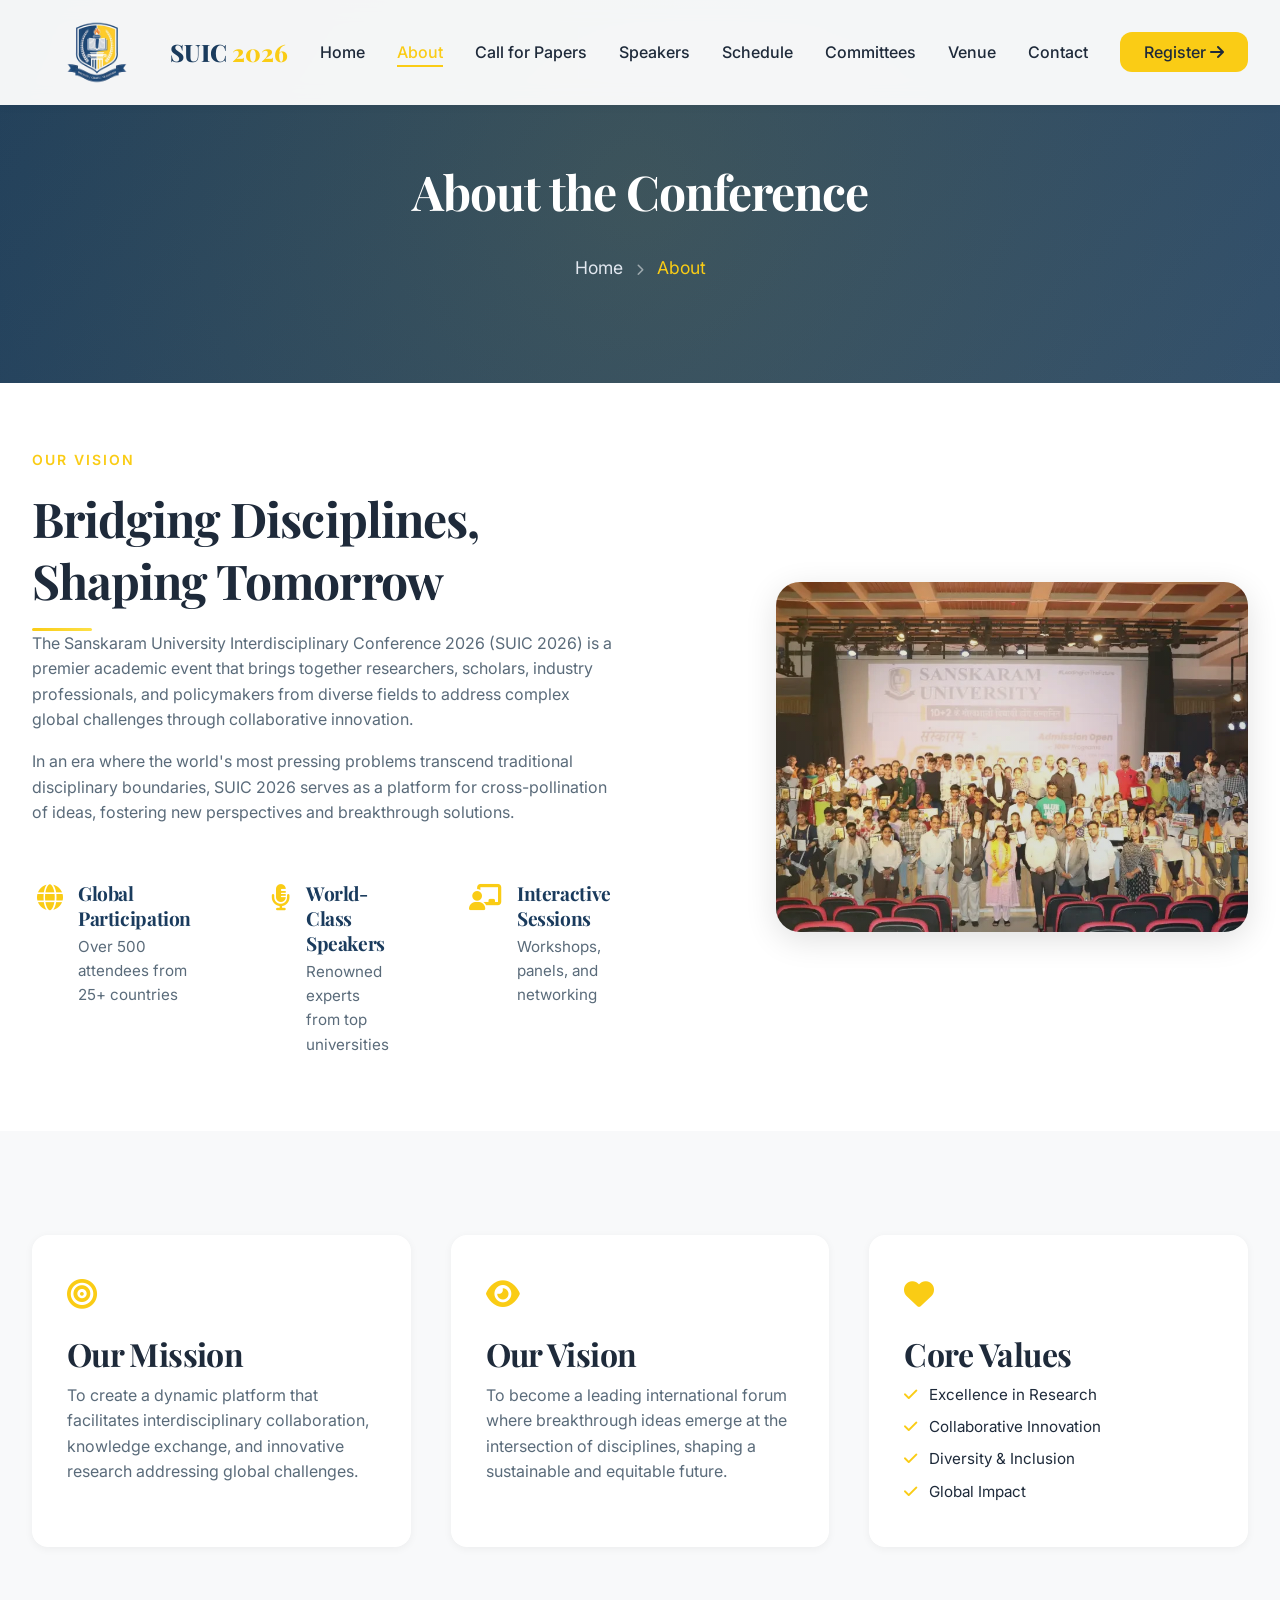
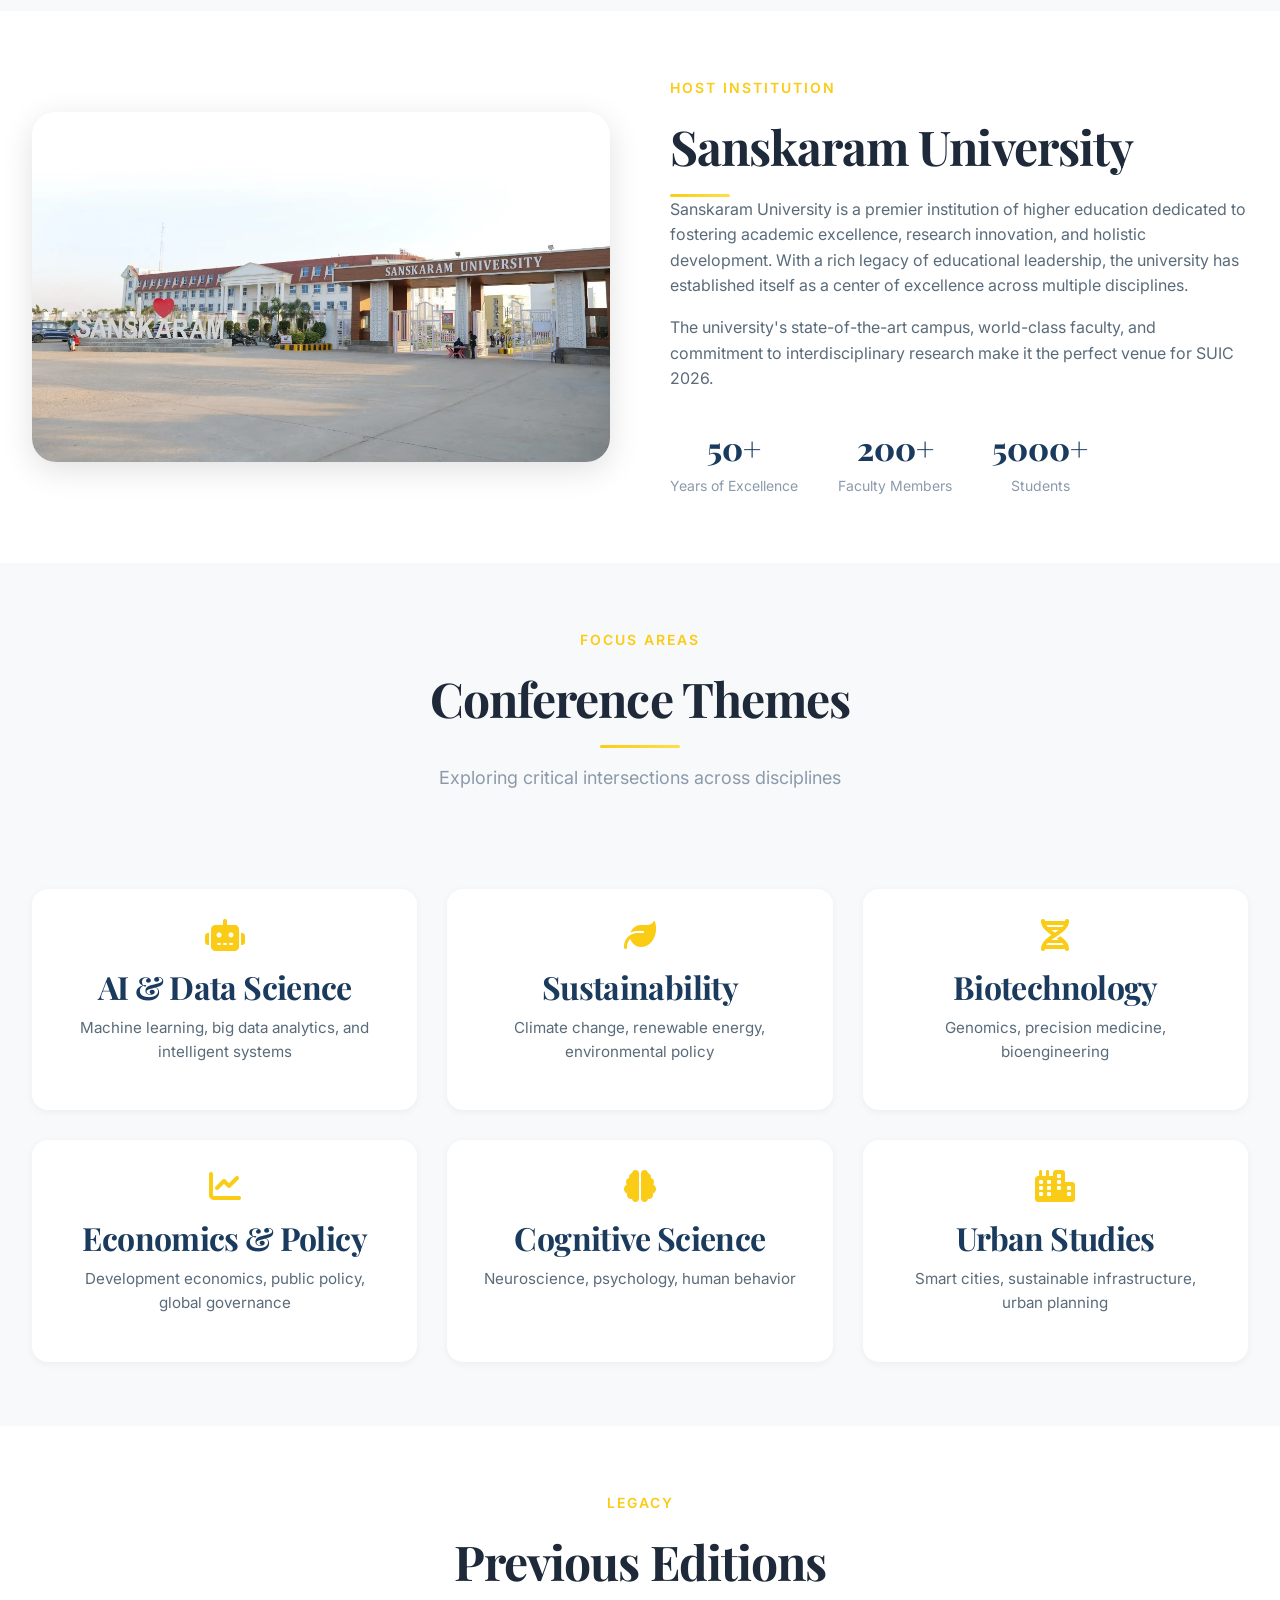
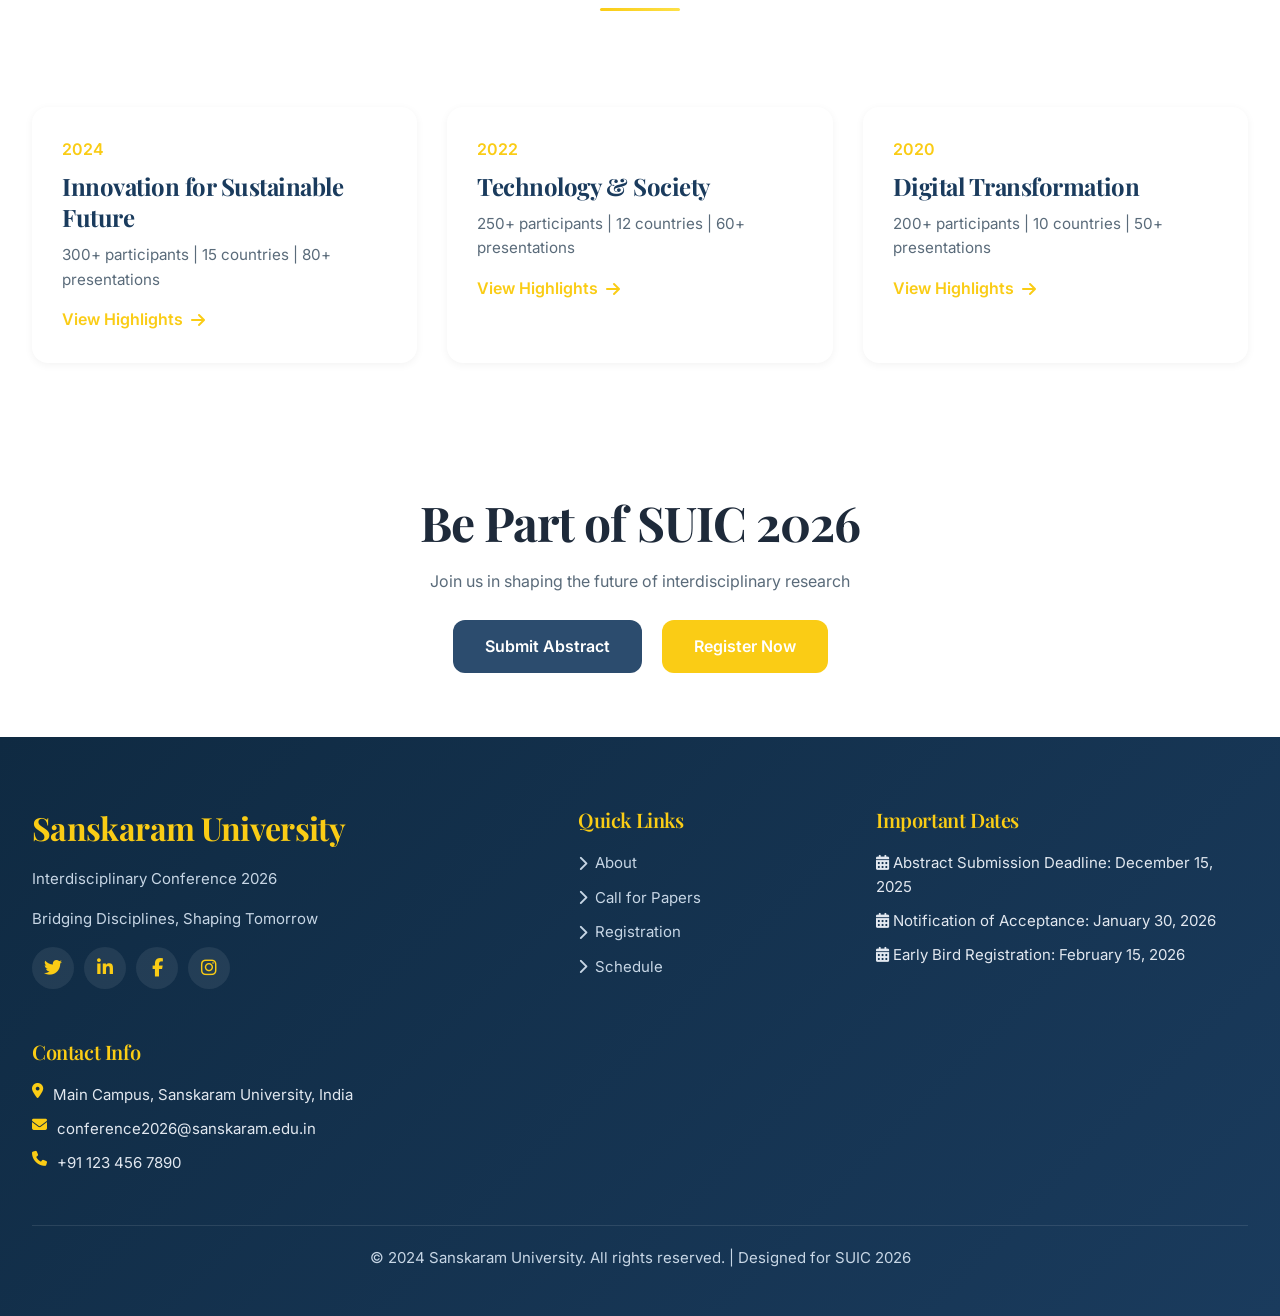
<file: about.html>
<!DOCTYPE html>
<html lang="en">
<head>
    <meta charset="UTF-8">
    <meta name="viewport" content="width=device-width, initial-scale=1.0">
    <meta name="description" content="About Sanskaram University Interdisciplinary Conference 2026 - Bridging Disciplines, Shaping Tomorrow">
    <title>About | SUIC 2026 - Sanskaram University</title>
    
    <!-- Fonts -->
    <link href="https://fonts.googleapis.com/css2?family=Inter:wght@300;400;500;600;700;800&family=Playfair+Display:wght@400;500;600;700;800;900&display=swap" rel="stylesheet">
    <link rel="stylesheet" href="https://cdnjs.cloudflare.com/ajax/libs/font-awesome/6.4.0/css/all.min.css">
    <link href="https://unpkg.com/aos@2.3.1/dist/aos.css" rel="stylesheet">
    
    <!-- Base Styles -->
    <link rel="stylesheet" href="css/base/variables.css">
    <link rel="stylesheet" href="css/base/reset.css">
    <link rel="stylesheet" href="css/base/typography.css">
    
    <!-- Layouts -->
    <link rel="stylesheet" href="css/layouts/container.css">
    <link rel="stylesheet" href="css/layouts/grid.css">
    <link rel="stylesheet" href="css/layouts/header.css">
    <link rel="stylesheet" href="css/layouts/footer.css">
    
    <!-- Components -->
    <link rel="stylesheet" href="css/components/buttons.css">
    <link rel="stylesheet" href="css/components/cards.css">
    <link rel="stylesheet" href="css/components/timeline.css">
    
    <!-- Page Specific -->
    <link rel="stylesheet" href="css/pages/about.css">
    
    <!-- Utilities -->
    <link rel="stylesheet" href="css/utilities/animations.css">
    <link rel="stylesheet" href="css/utilities/responsive.css">
    <link rel="stylesheet" href="css/utilities/helpers.css">
    
    <link rel="icon" type="image/x-icon" href="images/favicon.ico">
</head>
<body>
    <!-- Preloader -->
    <div class="preloader">
        <div class="loader"></div>
    </div>
    
    <!-- Header -->
    <header class="header" id="header">
        <nav class="navbar">
            <div class="container">
                <div class="nav-wrapper">
                    <a href="index.html" class="logo">
                        <img src="images/logo3.png" alt="Sanskaram University" class="logo-img">
                        <span class="logo-text">SUIC <span class="logo-year">2026</span></span>
                    </a>
                    
                    <button class="mobile-menu-btn" aria-label="Menu">
                        <i class="fas fa-bars"></i>
                    </button>
                    
                    <ul class="nav-menu">
                        <li><a href="index.html">Home</a></li>
                        <li><a href="about.html" class="active">About</a></li>
                        <li><a href="call-for-papers.html">Call for Papers</a></li>
                        <li><a href="speakers.html">Speakers</a></li>
                        <li><a href="schedule.html">Schedule</a></li>
                        <li><a href="committees.html">Committees</a></li>
                        <li><a href="venue-travel.html">Venue</a></li>
                        <li><a href="contact.html">Contact</a></li>
                        <li><a href="registration.html" class="btn-register-nav">Register <i class="fas fa-arrow-right"></i></a></li>
                    </ul>
                </div>
            </div>
        </nav>
    </header>
    
    <main>
        <!-- Page Header -->
        <section class="page-header">
            <div class="container">
                <div class="page-header-content" data-aos="fade-up">
                    <h1>About the Conference</h1>
                    <nav class="breadcrumbs">
                        <a href="index.html">Home</a>
                        <i class="fas fa-chevron-right"></i>
                        <span>About</span>
                    </nav>
                </div>
            </div>
        </section>
        
        <!-- About Section -->
        <section class="section about-main">
            <div class="container">
                <div class="about-grid">
                    <div class="about-content" data-aos="fade-right">
                        <span class="section-tag">Our Vision</span>
                        <h2>Bridging Disciplines,<br>Shaping Tomorrow</h2>
                        <div class="divider-left"></div>
                        <p>The Sanskaram University Interdisciplinary Conference 2026 (SUIC 2026) is a premier academic event that brings together researchers, scholars, industry professionals, and policymakers from diverse fields to address complex global challenges through collaborative innovation.</p>
                        <p>In an era where the world's most pressing problems transcend traditional disciplinary boundaries, SUIC 2026 serves as a platform for cross-pollination of ideas, fostering new perspectives and breakthrough solutions.</p>
                        <div class="about-highlights">
                            <div class="highlight-item">
                                <i class="fas fa-globe"></i>
                                <div>
                                    <h4>Global Participation</h4>
                                    <p>Over 500 attendees from 25+ countries</p>
                                </div>
                            </div>
                            <div class="highlight-item">
                                <i class="fas fa-microphone-alt"></i>
                                <div>
                                    <h4>World-Class Speakers</h4>
                                    <p>Renowned experts from top universities</p>
                                </div>
                            </div>
                            <div class="highlight-item">
                                <i class="fas fa-chalkboard-teacher"></i>
                                <div>
                                    <h4>Interactive Sessions</h4>
                                    <p>Workshops, panels, and networking</p>
                                </div>
                            </div>
                        </div>
                    </div>
                    <div class="about-image" data-aos="fade-left">
                        <div class="image-wrapper">
                            <img src="images/hero/CH 01.jpg" alt="Conference Hall">
                            <div class="image-overlay"></div>
                        </div>
                    </div>
                </div>
            </div>
        </section>
        
        <!-- Mission & Vision -->
        <section class="section mission-vision bg-light">
            <div class="container">
                <div class="mission-vision-grid">
                    <div class="mission-card" data-aos="fade-up">
                        <div class="card-icon">
                            <i class="fas fa-bullseye"></i>
                        </div>
                        <h3>Our Mission</h3>
                        <p>To create a dynamic platform that facilitates interdisciplinary collaboration, knowledge exchange, and innovative research addressing global challenges.</p>
                    </div>
                    <div class="vision-card" data-aos="fade-up" data-aos-delay="100">
                        <div class="card-icon">
                            <i class="fas fa-eye"></i>
                        </div>
                        <h3>Our Vision</h3>
                        <p>To become a leading international forum where breakthrough ideas emerge at the intersection of disciplines, shaping a sustainable and equitable future.</p>
                    </div>
                    <div class="values-card" data-aos="fade-up" data-aos-delay="200">
                        <div class="card-icon">
                            <i class="fas fa-heart"></i>
                        </div>
                        <h3>Core Values</h3>
                        <ul>
                            <li><i class="fas fa-check"></i> Excellence in Research</li>
                            <li><i class="fas fa-check"></i> Collaborative Innovation</li>
                            <li><i class="fas fa-check"></i> Diversity & Inclusion</li>
                            <li><i class="fas fa-check"></i> Global Impact</li>
                        </ul>
                    </div>
                </div>
            </div>
        </section>
        
        <!-- About University -->
        <section class="section university">
            <div class="container">
                <div class="university-grid">
                    <div class="university-image" data-aos="fade-right">
                        <div class="image-wrapper">
                            <img src="images/venue/SU 03.jpeg" alt="Sanskaram University Campus">
                        </div>
                    </div>
                    <div class="university-content" data-aos="fade-left">
                        <span class="section-tag">Host Institution</span>
                        <h2>Sanskaram University</h2>
                        <div class="divider-left"></div>
                        <p>Sanskaram University is a premier institution of higher education dedicated to fostering academic excellence, research innovation, and holistic development. With a rich legacy of educational leadership, the university has established itself as a center of excellence across multiple disciplines.</p>
                        <p>The university's state-of-the-art campus, world-class faculty, and commitment to interdisciplinary research make it the perfect venue for SUIC 2026.</p>
                        <div class="university-stats">
                            <div class="stat">
                                <span class="stat-number">50+</span>
                                <span class="stat-label">Years of Excellence</span>
                            </div>
                            <div class="stat">
                                <span class="stat-number">200+</span>
                                <span class="stat-label">Faculty Members</span>
                            </div>
                            <div class="stat">
                                <span class="stat-number">5000+</span>
                                <span class="stat-label">Students</span>
                            </div>
                        </div>
                    </div>
                </div>
            </div>
        </section>
        
        <!-- Conference Themes -->
        <section class="section themes bg-light">
            <div class="container">
                <div class="section-header" data-aos="fade-up">
                    <span class="section-tag">Focus Areas</span>
                    <h2>Conference Themes</h2>
                    <div class="divider"></div>
                    <p class="section-subtitle">Exploring critical intersections across disciplines</p>
                </div>
                <div class="themes-grid">
                    <div class="theme-card" data-aos="fade-up">
                        <i class="fas fa-robot"></i>
                        <h3>AI & Data Science</h3>
                        <p>Machine learning, big data analytics, and intelligent systems</p>
                    </div>
                    <div class="theme-card" data-aos="fade-up" data-aos-delay="100">
                        <i class="fas fa-leaf"></i>
                        <h3>Sustainability</h3>
                        <p>Climate change, renewable energy, environmental policy</p>
                    </div>
                    <div class="theme-card" data-aos="fade-up" data-aos-delay="200">
                        <i class="fas fa-dna"></i>
                        <h3>Biotechnology</h3>
                        <p>Genomics, precision medicine, bioengineering</p>
                    </div>
                    <div class="theme-card" data-aos="fade-up" data-aos-delay="300">
                        <i class="fas fa-chart-line"></i>
                        <h3>Economics & Policy</h3>
                        <p>Development economics, public policy, global governance</p>
                    </div>
                    <div class="theme-card" data-aos="fade-up" data-aos-delay="400">
                        <i class="fas fa-brain"></i>
                        <h3>Cognitive Science</h3>
                        <p>Neuroscience, psychology, human behavior</p>
                    </div>
                    <div class="theme-card" data-aos="fade-up" data-aos-delay="500">
                        <i class="fas fa-city"></i>
                        <h3>Urban Studies</h3>
                        <p>Smart cities, sustainable infrastructure, urban planning</p>
                    </div>
                </div>
            </div>
        </section>
        
        <!-- Previous Editions -->
        <section class="section previous-editions">
            <div class="container">
                <div class="section-header" data-aos="fade-up">
                    <span class="section-tag">Legacy</span>
                    <h2>Previous Editions</h2>
                    <div class="divider"></div>
                </div>
                <div class="editions-grid">
                    <div class="edition-card" data-aos="fade-up">
                        <div class="edition-year">2024</div>
                        <h3>Innovation for Sustainable Future</h3>
                        <p>300+ participants | 15 countries | 80+ presentations</p>
                        <a href="#" class="btn-link">View Highlights <i class="fas fa-arrow-right"></i></a>
                    </div>
                    <div class="edition-card" data-aos="fade-up" data-aos-delay="100">
                        <div class="edition-year">2022</div>
                        <h3>Technology & Society</h3>
                        <p>250+ participants | 12 countries | 60+ presentations</p>
                        <a href="#" class="btn-link">View Highlights <i class="fas fa-arrow-right"></i></a>
                    </div>
                    <div class="edition-card" data-aos="fade-up" data-aos-delay="200">
                        <div class="edition-year">2020</div>
                        <h3>Digital Transformation</h3>
                        <p>200+ participants | 10 countries | 50+ presentations</p>
                        <a href="#" class="btn-link">View Highlights <i class="fas fa-arrow-right"></i></a>
                    </div>
                </div>
            </div>
        </section>
        
        <!-- CTA Section -->
        <section class="section cta">
            <div class="container">
                <div class="cta-wrapper" data-aos="zoom-in">
                    <h2>Be Part of SUIC 2026</h2>
                    <p>Join us in shaping the future of interdisciplinary research</p>
                    <div class="cta-buttons">
                        <a href="call-for-papers.html" class="btn btn-primary">Submit Abstract</a>
                        <a href="registration.html" class="btn btn-secondary">Register Now</a>
                    </div>
                </div>
            </div>
        </section>
    </main>
    
    <!-- Footer -->
    <footer class="footer">
        <div class="container">
            <div class="footer-grid">
                <div class="footer-section" data-aos="fade-up">
                    <h3>Sanskaram University</h3>
                    <p>Interdisciplinary Conference 2026</p>
                    <p class="footer-tagline">Bridging Disciplines, Shaping Tomorrow</p>
                    <div class="social-links">
                        <a href="#" aria-label="Twitter"><i class="fab fa-twitter"></i></a>
                        <a href="#" aria-label="LinkedIn"><i class="fab fa-linkedin-in"></i></a>
                        <a href="#" aria-label="Facebook"><i class="fab fa-facebook-f"></i></a>
                        <a href="#" aria-label="Instagram"><i class="fab fa-instagram"></i></a>
                    </div>
                </div>
                
                <div class="footer-section" data-aos="fade-up" data-aos-delay="100">
                    <h4>Quick Links</h4>
                    <ul>
                        <li><a href="about.html"><i class="fas fa-chevron-right"></i> About</a></li>
                        <li><a href="call-for-papers.html"><i class="fas fa-chevron-right"></i> Call for Papers</a></li>
                        <li><a href="registration.html"><i class="fas fa-chevron-right"></i> Registration</a></li>
                        <li><a href="schedule.html"><i class="fas fa-chevron-right"></i> Schedule</a></li>
                    </ul>
                </div>
                
                <div class="footer-section" data-aos="fade-up" data-aos-delay="200">
                    <h4>Important Dates</h4>
                    <ul id="footerDates">
                        <li><i class="fas fa-calendar-alt"></i> Abstract Deadline: Dec 15, 2025</li>
                        <li><i class="fas fa-calendar-alt"></i> Early Bird: Feb 15, 2026</li>
                        <li><i class="fas fa-calendar-alt"></i> Conference: Apr 15-17, 2026</li>
                    </ul>
                </div>
                
                <div class="footer-section" data-aos="fade-up" data-aos-delay="300">
                    <h4>Contact Info</h4>
                    <ul class="contact-info">
                        <li><i class="fas fa-map-marker-alt"></i> Main Campus, Sanskaram University, India</li>
                        <li><i class="fas fa-envelope"></i> conference2026@sanskaram.edu.in</li>
                        <li><i class="fas fa-phone"></i> +91 123 456 7890</li>
                    </ul>
                </div>
            </div>
            
            <div class="footer-bottom">
                <p>&copy; 2024 Sanskaram University. All rights reserved. | Designed for SUIC 2026</p>
            </div>
        </div>
    </footer>
    
    <!-- Back to Top -->
    <button id="backToTop" class="back-to-top">
        <i class="fas fa-arrow-up"></i>
    </button>
    
    <!-- Scripts -->
    <script src="https://unpkg.com/aos@2.3.1/dist/aos.js"></script>
    <script src="js/main.js"></script>
    <script>
        AOS.init({ duration: 800, once: true, offset: 100 });
        
        // Preloader
        setTimeout(() => {
            document.querySelector('.preloader')?.classList.add('fade-out');
            setTimeout(() => {
                document.querySelector('.preloader')?.remove();
            }, 500);
        }, 800);
    </script>
</body>
</html>
</file>
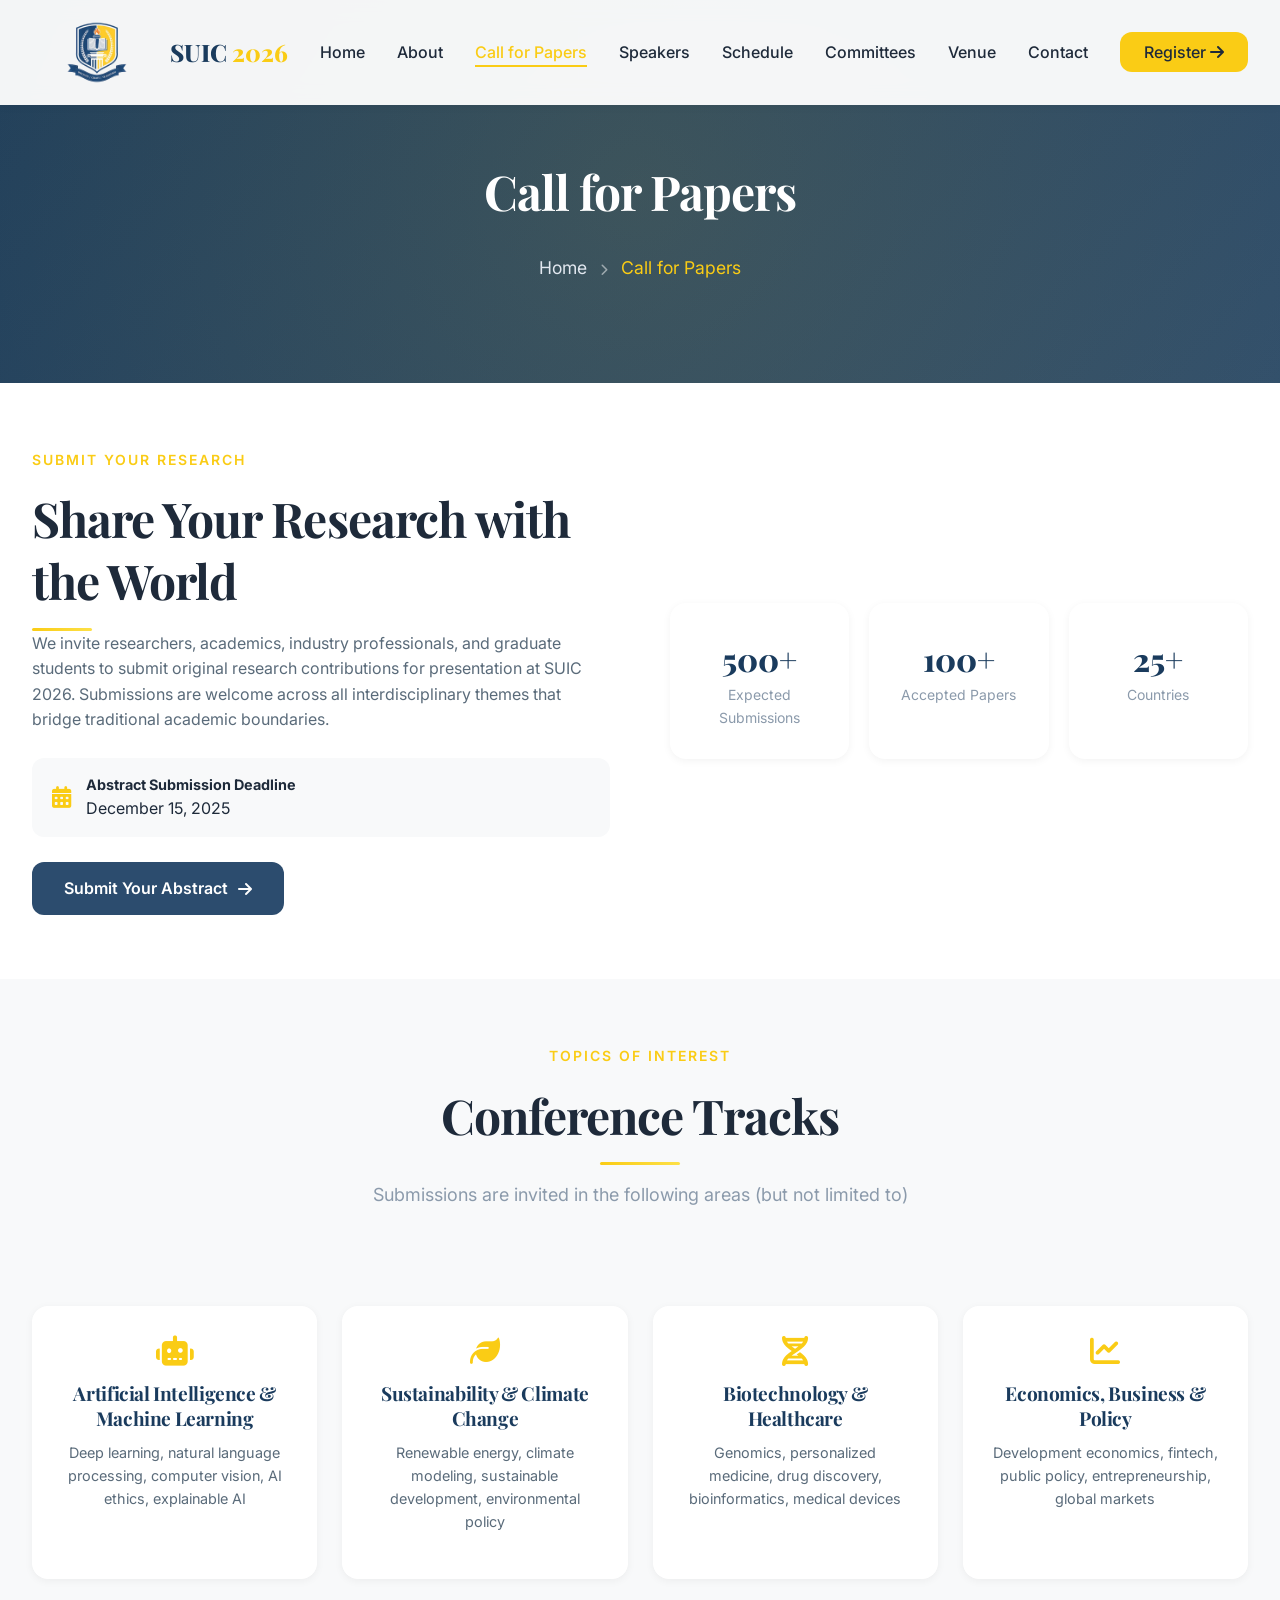
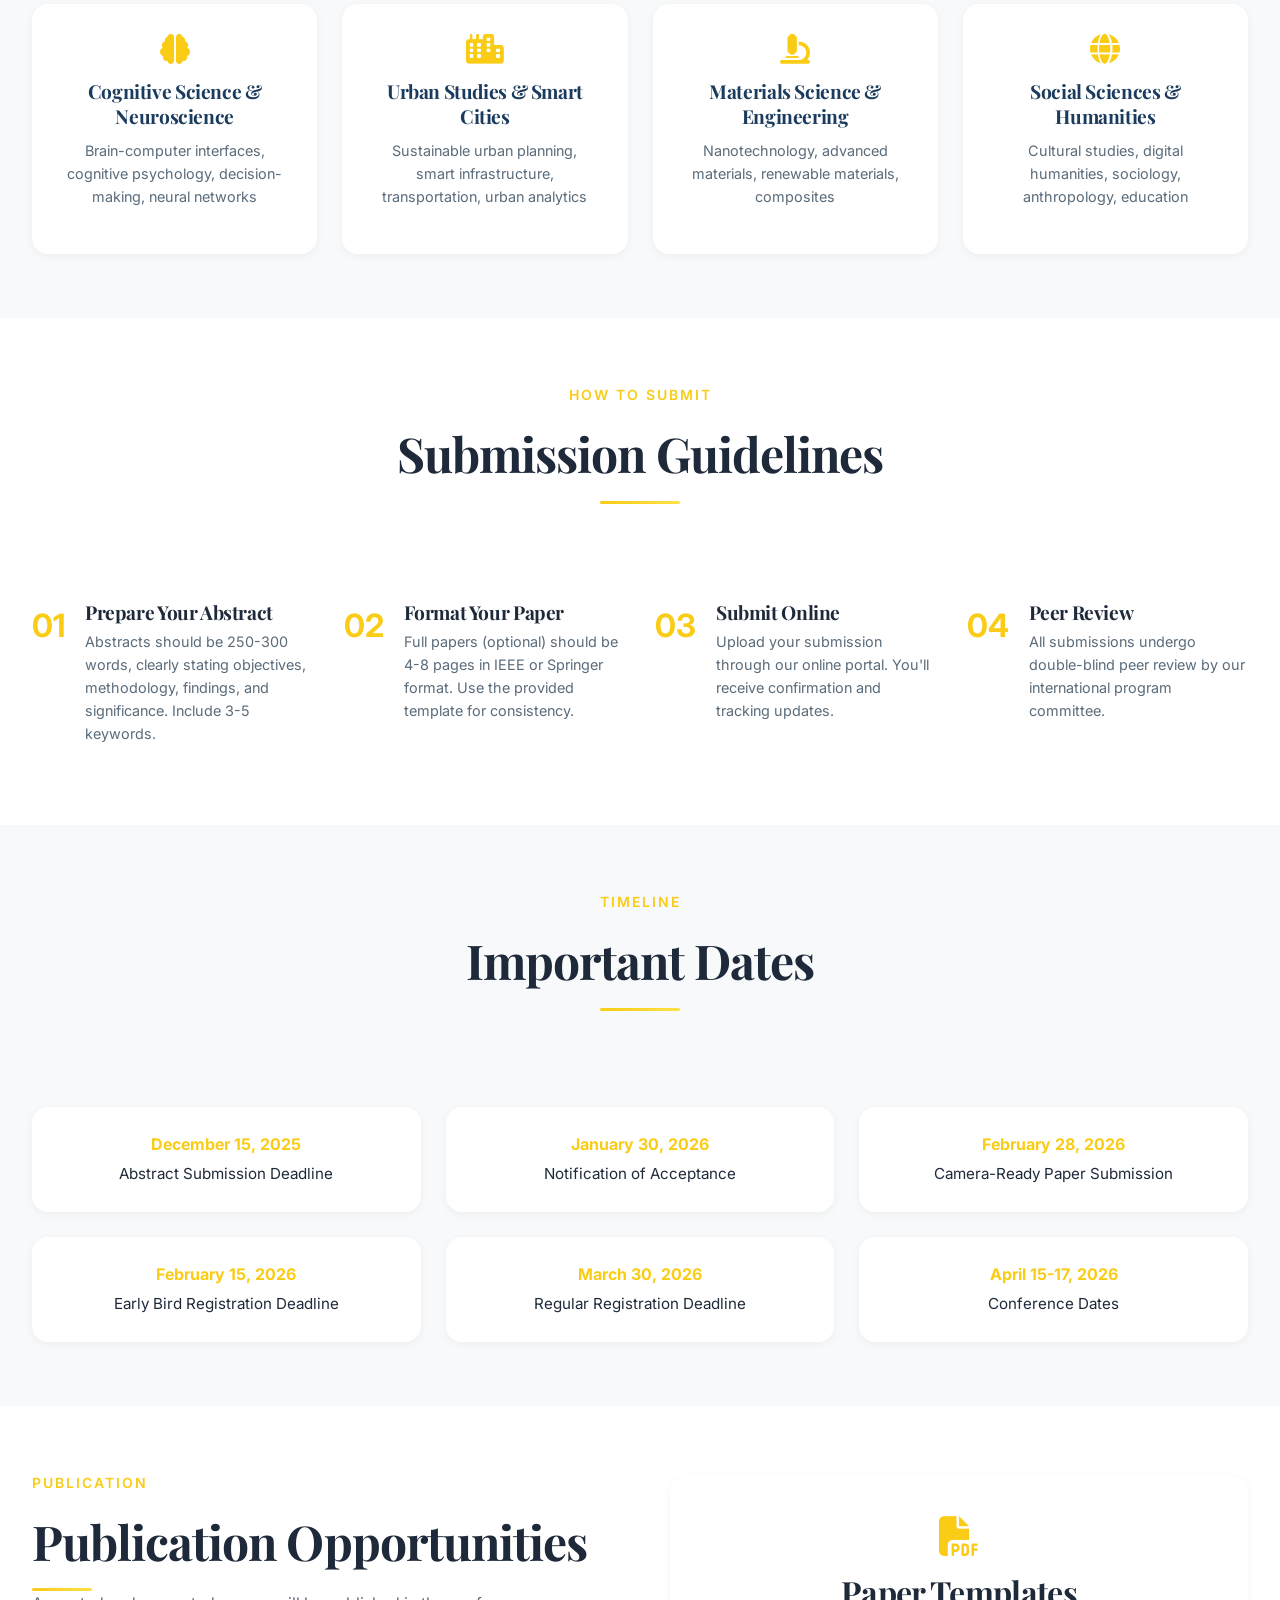
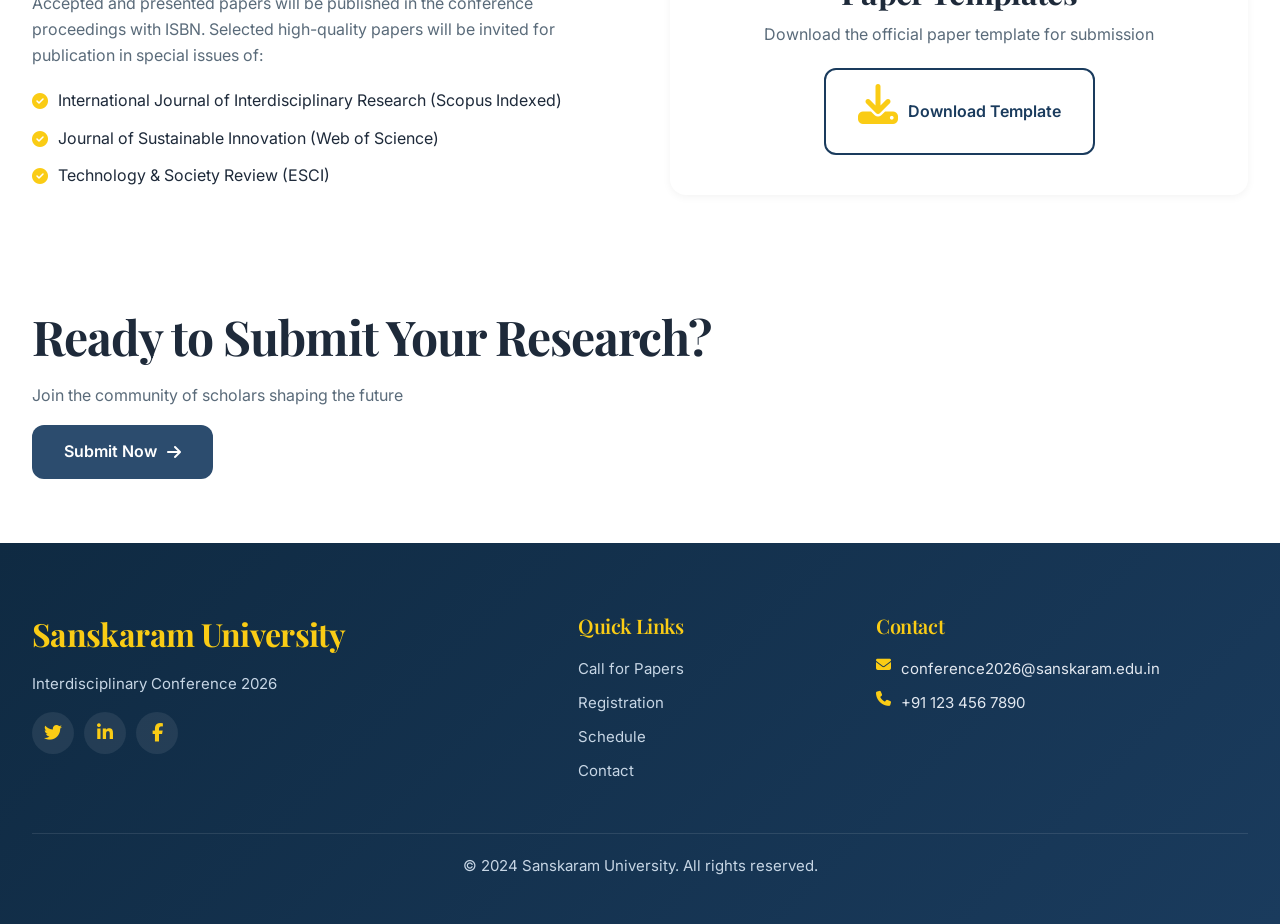
<file: call-for-papers.html>
<!DOCTYPE html>
<html lang="en">
<head>
    <meta charset="UTF-8">
    <meta name="viewport" content="width=device-width, initial-scale=1.0">
    <meta name="description" content="Call for Papers - Sanskaram University Interdisciplinary Conference 2026. Submit your research for presentation.">
    <title>Call for Papers | SUIC 2026 - Sanskaram University</title>
    
    <!-- Fonts -->
    <link href="https://fonts.googleapis.com/css2?family=Inter:wght@300;400;500;600;700;800&family=Playfair+Display:wght@400;500;600;700;800;900&display=swap" rel="stylesheet">
    <link rel="stylesheet" href="https://cdnjs.cloudflare.com/ajax/libs/font-awesome/6.4.0/css/all.min.css">
    <link href="https://unpkg.com/aos@2.3.1/dist/aos.css" rel="stylesheet">
    
    <!-- Base Styles -->
    <link rel="stylesheet" href="css/base/variables.css">
    <link rel="stylesheet" href="css/base/reset.css">
    <link rel="stylesheet" href="css/base/typography.css">
    
    <!-- Layouts -->
    <link rel="stylesheet" href="css/layouts/container.css">
    <link rel="stylesheet" href="css/layouts/grid.css">
    <link rel="stylesheet" href="css/layouts/header.css">
    <link rel="stylesheet" href="css/layouts/footer.css">
    
    <!-- Components -->
    <link rel="stylesheet" href="css/components/buttons.css">
    <link rel="stylesheet" href="css/components/cards.css">
    <link rel="stylesheet" href="css/components/timeline.css">
    
    <!-- Page Specific -->
    <link rel="stylesheet" href="css/pages/cfp.css">
    
    <!-- Utilities -->
    <link rel="stylesheet" href="css/utilities/animations.css">
    <link rel="stylesheet" href="css/utilities/responsive.css">
    <link rel="stylesheet" href="css/utilities/helpers.css">
    
    <link rel="icon" type="image/x-icon" href="images/favicon.ico">
<body>
    <div class="preloader"><div class="loader"></div></div>
    
    <header class="header" id="header">
        <nav class="navbar">
            <div class="container">
                <div class="nav-wrapper">
                    <a href="index.html" class="logo">
                        <img src="images/logo3.png" alt="Sanskaram University" class="logo-img">
                        <span class="logo-text">SUIC <span class="logo-year">2026</span></span>
                    </a>
                    <button class="mobile-menu-btn"><i class="fas fa-bars"></i></button>
                    <ul class="nav-menu">
                        <li><a href="index.html">Home</a></li>
                        <li><a href="about.html">About</a></li>
                        <li><a href="call-for-papers.html" class="active">Call for Papers</a></li>
                        <li><a href="speakers.html">Speakers</a></li>
                        <li><a href="schedule.html">Schedule</a></li>
                        <li><a href="committees.html">Committees</a></li>
                        <li><a href="venue-travel.html">Venue</a></li>
                        <li><a href="contact.html">Contact</a></li>
                        <li><a href="registration.html" class="btn-register-nav">Register <i class="fas fa-arrow-right"></i></a></li>
                    </ul>
                </div>
            </div>
        </nav>
    </header>
    
    <main>
        <section class="page-header">
            <div class="container">
                <div class="page-header-content" data-aos="fade-up">
                    <h1>Call for Papers</h1>
                    <nav class="breadcrumbs">
                        <a href="index.html">Home</a>
                        <i class="fas fa-chevron-right"></i>
                        <span>Call for Papers</span>
                    </nav>
                </div>
            </div>
        </section>
        
        <section class="section cfp-intro">
            <div class="container">
                <div class="cfp-grid">
                    <div class="cfp-content" data-aos="fade-right">
                        <span class="section-tag">Submit Your Research</span>
                        <h2>Share Your Research with the World</h2>
                        <div class="divider-left"></div>
                        <p>We invite researchers, academics, industry professionals, and graduate students to submit original research contributions for presentation at SUIC 2026. Submissions are welcome across all interdisciplinary themes that bridge traditional academic boundaries.</p>
                        <div class="cfp-deadline">
                            <i class="fas fa-calendar-alt"></i>
                            <div>
                                <strong>Abstract Submission Deadline</strong>
                                <span>December 15, 2025</span>
                            </div>
                        </div>
                        <a href="#" class="btn btn-primary">Submit Your Abstract <i class="fas fa-arrow-right"></i></a>
                    </div>
                    <div class="cfp-stats" data-aos="fade-left">
                        <div class="stat-card">
                            <div class="stat-number">500+</div>
                            <div class="stat-label">Expected Submissions</div>
                        </div>
                        <div class="stat-card">
                            <div class="stat-number">100+</div>
                            <div class="stat-label">Accepted Papers</div>
                        </div>
                        <div class="stat-card">
                            <div class="stat-number">25+</div>
                            <div class="stat-label">Countries</div>
                        </div>
                    </div>
                </div>
            </div>
        </section>
        
        <section class="section topics bg-light">
            <div class="container">
                <div class="section-header" data-aos="fade-up">
                    <span class="section-tag">Topics of Interest</span>
                    <h2>Conference Tracks</h2>
                    <div class="divider"></div>
                    <p class="section-subtitle">Submissions are invited in the following areas (but not limited to)</p>
                </div>
                <div class="topics-grid">
                    <div class="topic-card" data-aos="fade-up">
                        <i class="fas fa-robot"></i>
                        <h3>Artificial Intelligence & Machine Learning</h3>
                        <p>Deep learning, natural language processing, computer vision, AI ethics, explainable AI</p>
                    </div>
                    <div class="topic-card" data-aos="fade-up" data-aos-delay="100">
                        <i class="fas fa-leaf"></i>
                        <h3>Sustainability & Climate Change</h3>
                        <p>Renewable energy, climate modeling, sustainable development, environmental policy</p>
                    </div>
                    <div class="topic-card" data-aos="fade-up" data-aos-delay="200">
                        <i class="fas fa-dna"></i>
                        <h3>Biotechnology & Healthcare</h3>
                        <p>Genomics, personalized medicine, drug discovery, bioinformatics, medical devices</p>
                    </div>
                    <div class="topic-card" data-aos="fade-up" data-aos-delay="300">
                        <i class="fas fa-chart-line"></i>
                        <h3>Economics, Business & Policy</h3>
                        <p>Development economics, fintech, public policy, entrepreneurship, global markets</p>
                    </div>
                    <div class="topic-card" data-aos="fade-up" data-aos-delay="400">
                        <i class="fas fa-brain"></i>
                        <h3>Cognitive Science & Neuroscience</h3>
                        <p>Brain-computer interfaces, cognitive psychology, decision-making, neural networks</p>
                    </div>
                    <div class="topic-card" data-aos="fade-up" data-aos-delay="500">
                        <i class="fas fa-city"></i>
                        <h3>Urban Studies & Smart Cities</h3>
                        <p>Sustainable urban planning, smart infrastructure, transportation, urban analytics</p>
                    </div>
                    <div class="topic-card" data-aos="fade-up" data-aos-delay="600">
                        <i class="fas fa-microscope"></i>
                        <h3>Materials Science & Engineering</h3>
                        <p>Nanotechnology, advanced materials, renewable materials, composites</p>
                    </div>
                    <div class="topic-card" data-aos="fade-up" data-aos-delay="700">
                        <i class="fas fa-globe"></i>
                        <h3>Social Sciences & Humanities</h3>
                        <p>Cultural studies, digital humanities, sociology, anthropology, education</p>
                    </div>
                </div>
            </div>
        </section>
        
        <section class="section submission-guidelines">
            <div class="container">
                <div class="section-header" data-aos="fade-up">
                    <span class="section-tag">How to Submit</span>
                    <h2>Submission Guidelines</h2>
                    <div class="divider"></div>
                </div>
                <div class="guidelines-steps">
                    <div class="step" data-aos="fade-up">
                        <div class="step-number">01</div>
                        <div class="step-content">
                            <h3>Prepare Your Abstract</h3>
                            <p>Abstracts should be 250-300 words, clearly stating objectives, methodology, findings, and significance. Include 3-5 keywords.</p>
                        </div>
                    </div>
                    <div class="step" data-aos="fade-up" data-aos-delay="100">
                        <div class="step-number">02</div>
                        <div class="step-content">
                            <h3>Format Your Paper</h3>
                            <p>Full papers (optional) should be 4-8 pages in IEEE or Springer format. Use the provided template for consistency.</p>
                        </div>
                    </div>
                    <div class="step" data-aos="fade-up" data-aos-delay="200">
                        <div class="step-number">03</div>
                        <div class="step-content">
                            <h3>Submit Online</h3>
                            <p>Upload your submission through our online portal. You'll receive confirmation and tracking updates.</p>
                        </div>
                    </div>
                    <div class="step" data-aos="fade-up" data-aos-delay="300">
                        <div class="step-number">04</div>
                        <div class="step-content">
                            <h3>Peer Review</h3>
                            <p>All submissions undergo double-blind peer review by our international program committee.</p>
                        </div>
                    </div>
                </div>
            </div>
        </section>
        
        <section class="section important-dates-full bg-light">
            <div class="container">
                <div class="section-header" data-aos="fade-up">
                    <span class="section-tag">Timeline</span>
                    <h2>Important Dates</h2>
                    <div class="divider"></div>
                </div>
                <div class="dates-timeline">
                    <div class="date-item" data-aos="fade-up">
                        <div class="date">December 15, 2025</div>
                        <div class="event">Abstract Submission Deadline</div>
                    </div>
                    <div class="date-item" data-aos="fade-up" data-aos-delay="100">
                        <div class="date">January 30, 2026</div>
                        <div class="event">Notification of Acceptance</div>
                    </div>
                    <div class="date-item" data-aos="fade-up" data-aos-delay="200">
                        <div class="date">February 28, 2026</div>
                        <div class="event">Camera-Ready Paper Submission</div>
                    </div>
                    <div class="date-item" data-aos="fade-up" data-aos-delay="300">
                        <div class="date">February 15, 2026</div>
                        <div class="event">Early Bird Registration Deadline</div>
                    </div>
                    <div class="date-item" data-aos="fade-up" data-aos-delay="400">
                        <div class="date">March 30, 2026</div>
                        <div class="event">Regular Registration Deadline</div>
                    </div>
                    <div class="date-item" data-aos="fade-up" data-aos-delay="500">
                        <div class="date">April 15-17, 2026</div>
                        <div class="event">Conference Dates</div>
                    </div>
                </div>
            </div>
        </section>
        
        <section class="section publication">
            <div class="container">
                <div class="publication-grid">
                    <div class="publication-content" data-aos="fade-right">
                        <span class="section-tag">Publication</span>
                        <h2>Publication Opportunities</h2>
                        <div class="divider-left"></div>
                        <p>Accepted and presented papers will be published in the conference proceedings with ISBN. Selected high-quality papers will be invited for publication in special issues of:</p>
                        <ul class="publication-list">
                            <li><i class="fas fa-check-circle"></i> International Journal of Interdisciplinary Research (Scopus Indexed)</li>
                            <li><i class="fas fa-check-circle"></i> Journal of Sustainable Innovation (Web of Science)</li>
                            <li><i class="fas fa-check-circle"></i> Technology & Society Review (ESCI)</li>
                        </ul>
                    </div>
                    <div class="publication-download" data-aos="fade-left">
                        <div class="download-card">
                            <i class="fas fa-file-pdf"></i>
                            <h3>Paper Templates</h3>
                            <p>Download the official paper template for submission</p>
                            <a href="documents/paper-template.docx" class="btn btn-outline" download>
                                <i class="fas fa-download"></i> Download Template
                            </a>
                        </div>
                    </div>
                </div>
            </div>
        </section>
        
        <section class="section cta">
            <div class="container">
                <div class="cta-wrapper" data-aos="zoom-in">
                    <h2>Ready to Submit Your Research?</h2>
                    <p>Join the community of scholars shaping the future</p>
                    <a href="#" class="btn btn-primary">Submit Now <i class="fas fa-arrow-right"></i></a>
                </div>
            </div>
        </section>
    </main>
    
    <footer class="footer">
        <div class="container">
            <div class="footer-grid">
                <div class="footer-section"><h3>Sanskaram University</h3><p>Interdisciplinary Conference 2026</p><div class="social-links"><a href="#"><i class="fab fa-twitter"></i></a><a href="#"><i class="fab fa-linkedin-in"></i></a><a href="#"><i class="fab fa-facebook-f"></i></a></div></div>
                <div class="footer-section"><h4>Quick Links</h4><ul><li><a href="call-for-papers.html">Call for Papers</a></li><li><a href="registration.html">Registration</a></li><li><a href="schedule.html">Schedule</a></li><li><a href="contact.html">Contact</a></li></ul></div>
                <div class="footer-section"><h4>Contact</h4><ul class="contact-info"><li><i class="fas fa-envelope"></i> conference2026@sanskaram.edu.in</li><li><i class="fas fa-phone"></i> +91 123 456 7890</li></ul></div>
            </div>
            <div class="footer-bottom"><p>&copy; 2024 Sanskaram University. All rights reserved.</p></div>
        </div>
    </footer>
    
    <button id="backToTop" class="back-to-top"><i class="fas fa-arrow-up"></i></button>
    
    <script src="https://unpkg.com/aos@2.3.1/dist/aos.js"></script>
    <script src="js/main.js"></script>
    <script>AOS.init({ duration: 800, once: true }); setTimeout(() => { document.querySelector('.preloader')?.classList.add('fade-out'); setTimeout(() => document.querySelector('.preloader')?.remove(), 500); }, 800);</script>
</body>
</html>
</file>
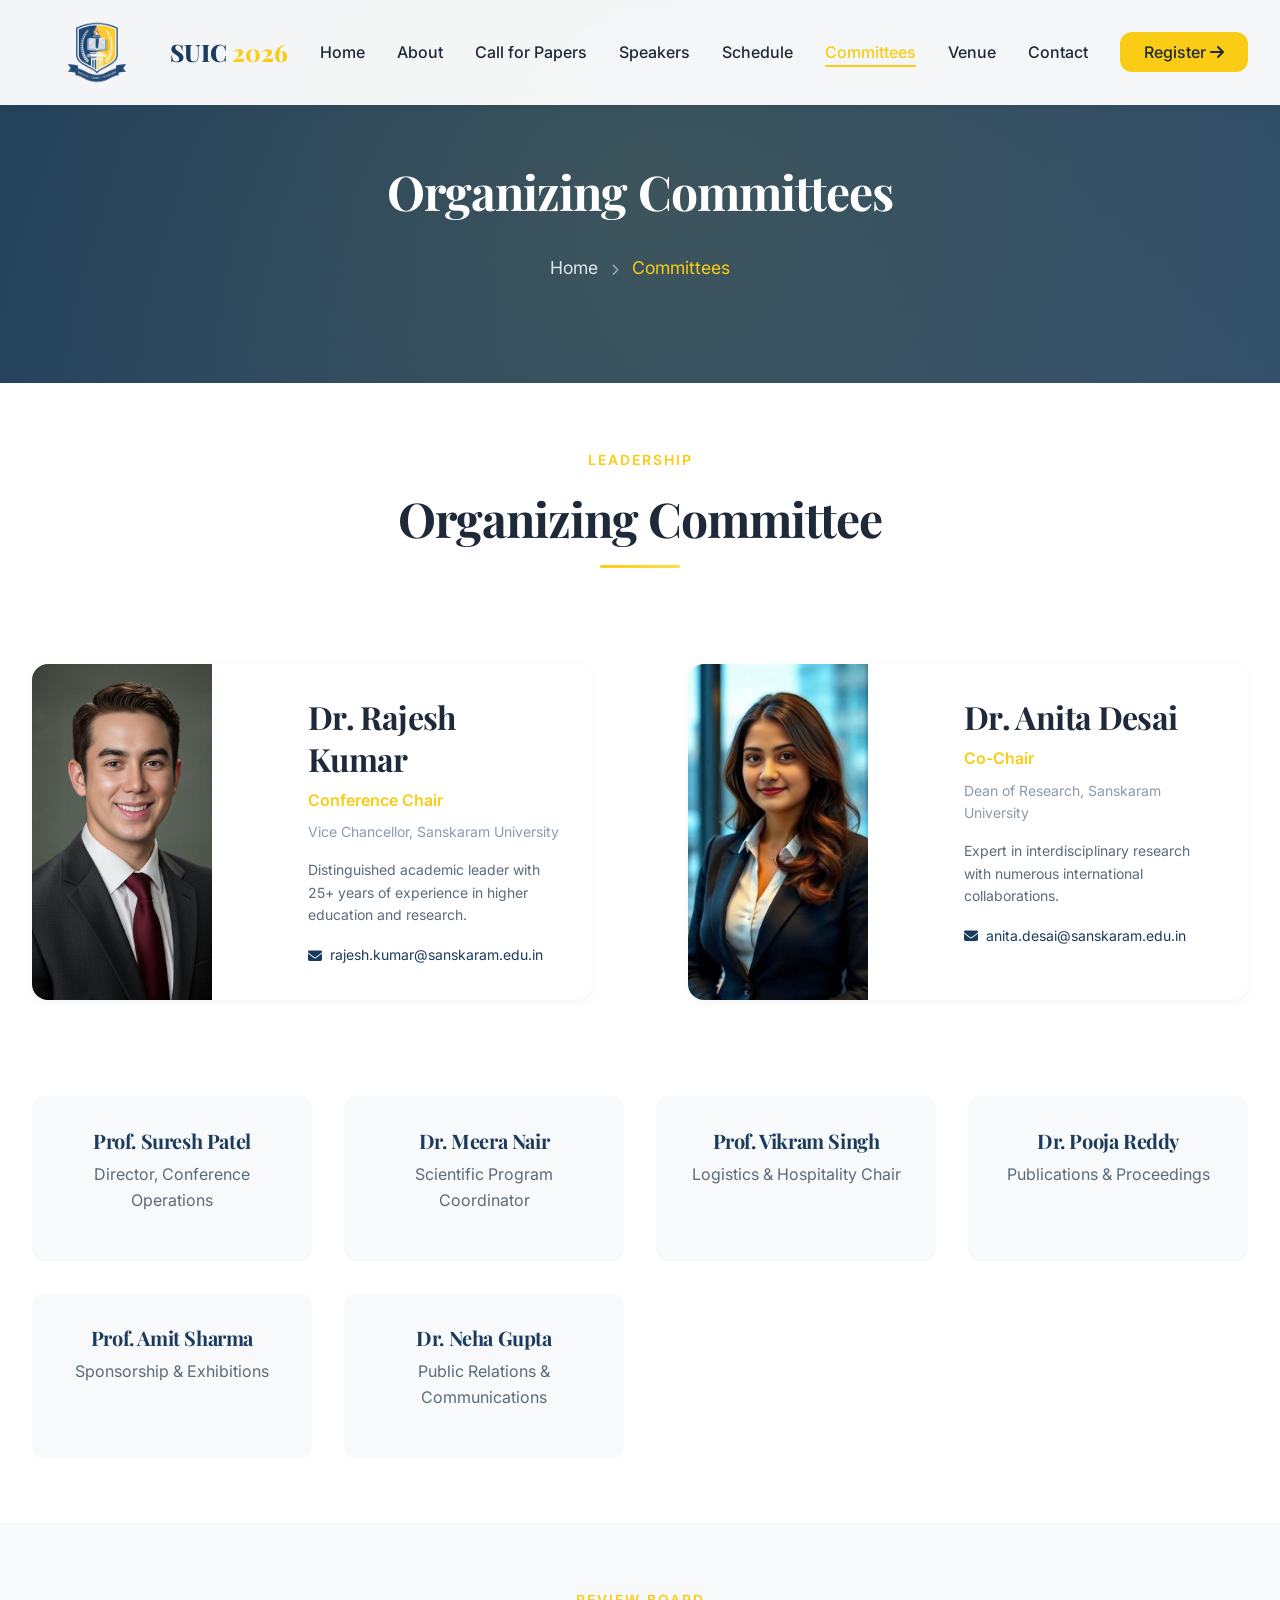
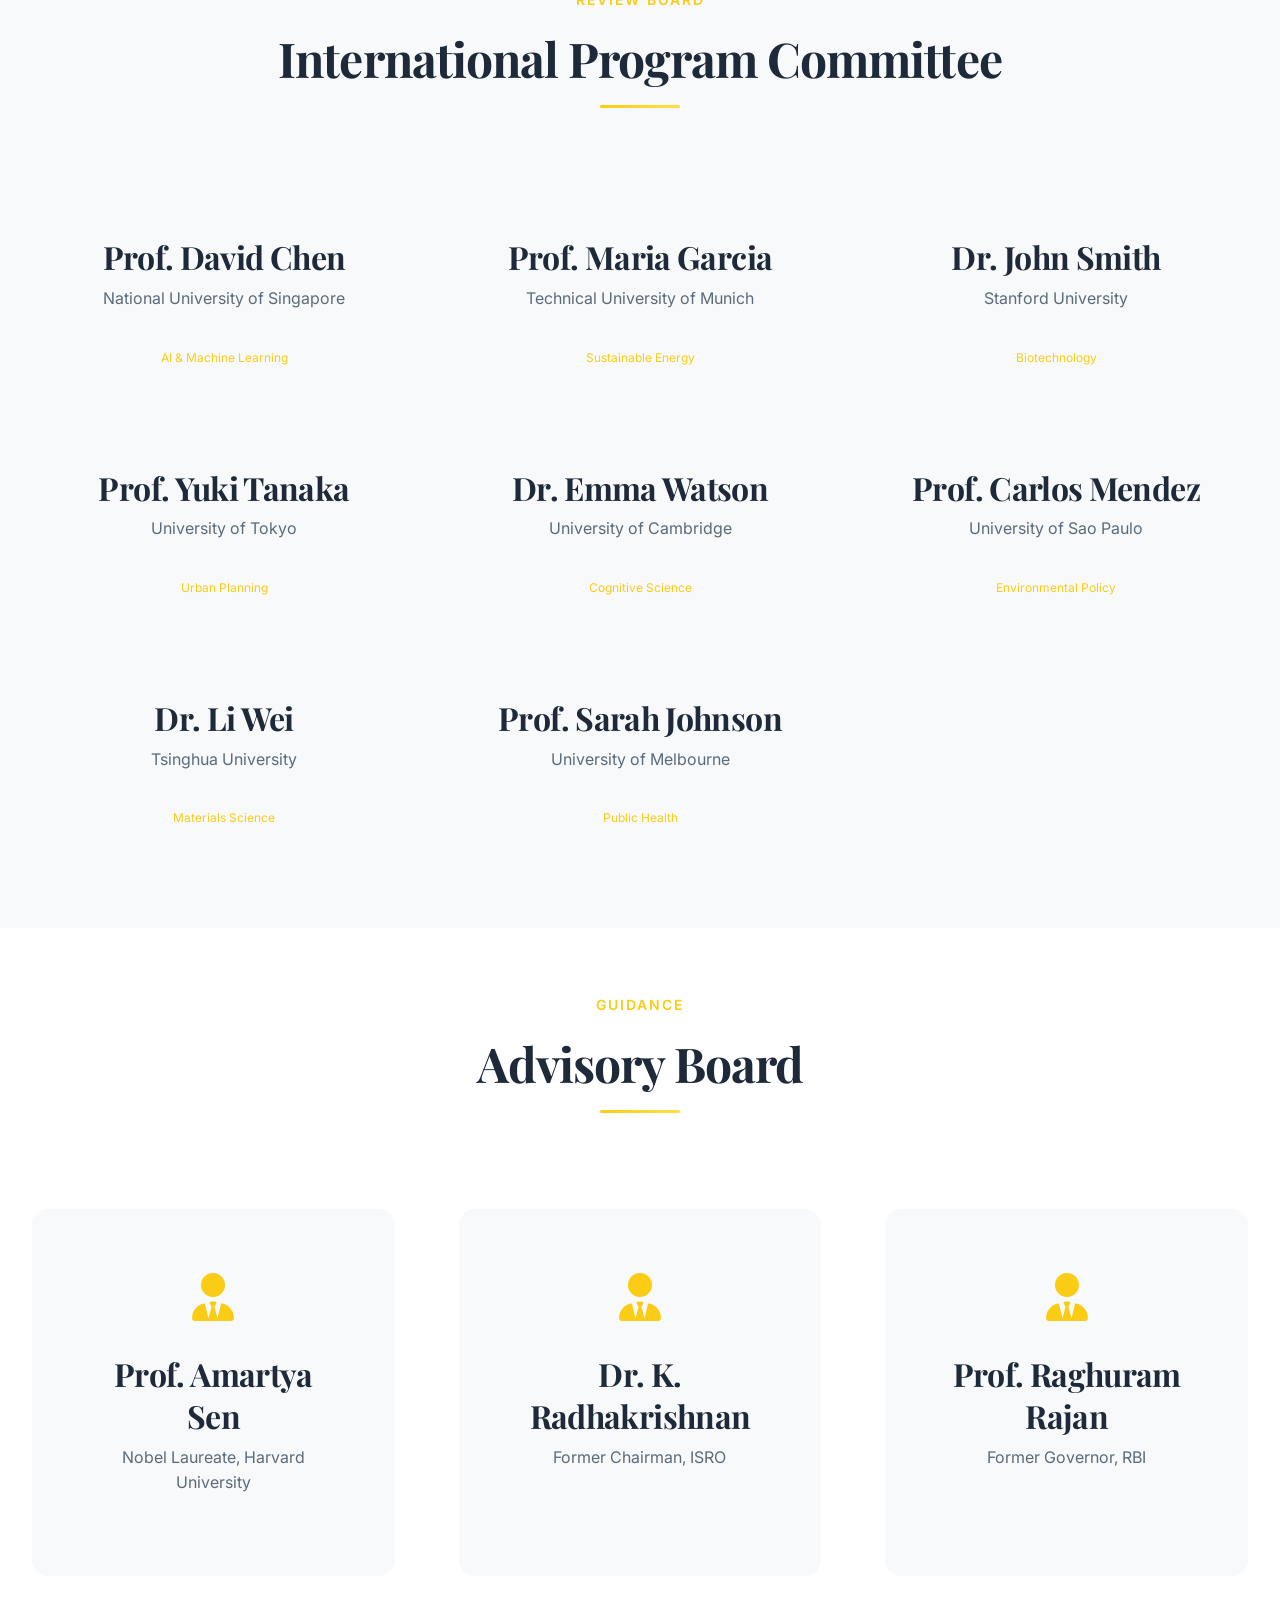
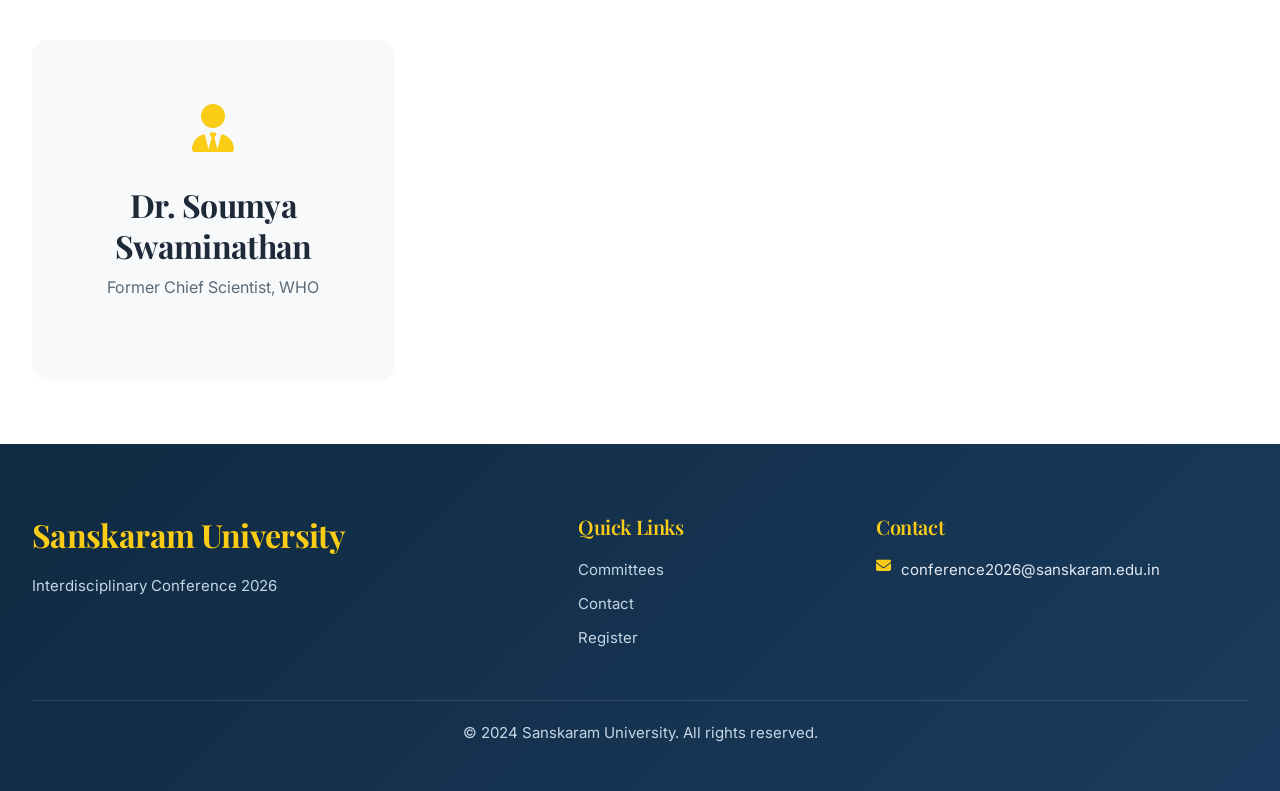
<file: committees.html>
<!DOCTYPE html>
<html lang="en">
<head>
    <meta charset="UTF-8">
    <meta name="viewport" content="width=device-width, initial-scale=1.0">
    <meta name="description" content="Conference Committees - Sanskaram University Interdisciplinary Conference 2026">
    <title>Committees | SUIC 2026 - Sanskaram University</title>
    
    <!-- Fonts -->
    <link href="https://fonts.googleapis.com/css2?family=Inter:wght@300;400;500;600;700;800&family=Playfair+Display:wght@400;500;600;700;800;900&display=swap" rel="stylesheet">
    <link rel="stylesheet" href="https://cdnjs.cloudflare.com/ajax/libs/font-awesome/6.4.0/css/all.min.css">
    <link href="https://unpkg.com/aos@2.3.1/dist/aos.css" rel="stylesheet">
    
    <!-- Base Styles -->
    <link rel="stylesheet" href="css/base/variables.css">
    <link rel="stylesheet" href="css/base/reset.css">
    <link rel="stylesheet" href="css/base/typography.css">
    
    <!-- Layouts -->
    <link rel="stylesheet" href="css/layouts/container.css">
    <link rel="stylesheet" href="css/layouts/grid.css">
    <link rel="stylesheet" href="css/layouts/header.css">
    <link rel="stylesheet" href="css/layouts/footer.css">
    
    <!-- Components -->
    <link rel="stylesheet" href="css/components/buttons.css">
    <link rel="stylesheet" href="css/components/cards.css">
    <link rel="stylesheet" href="css/components/timeline.css">
    
    <!-- Page Specific -->
    <link rel="stylesheet" href="css/pages/committees.css">
    
    <!-- Utilities -->
    <link rel="stylesheet" href="css/utilities/animations.css">
    <link rel="stylesheet" href="css/utilities/responsive.css">
    <link rel="stylesheet" href="css/utilities/helpers.css">
    
    <link rel="icon" type="image/x-icon" href="images/favicon.ico">
</head>
<body>
    <div class="preloader"><div class="loader"></div></div>
    
    <header class="header" id="header">
        <nav class="navbar">
            <div class="container">
                <div class="nav-wrapper">
                    <a href="index.html" class="logo">
                        <img src="images/logo3.png" alt="Sanskaram University" class="logo-img">
                        <span class="logo-text">SUIC <span class="logo-year">2026</span></span>
                    </a>
                    <button class="mobile-menu-btn"><i class="fas fa-bars"></i></button>
                    <ul class="nav-menu">
                        <li><a href="index.html">Home</a></li>
                        <li><a href="about.html">About</a></li>
                        <li><a href="call-for-papers.html">Call for Papers</a></li>
                        <li><a href="speakers.html">Speakers</a></li>
                        <li><a href="schedule.html">Schedule</a></li>
                        <li><a href="committees.html" class="active">Committees</a></li>
                        <li><a href="venue-travel.html">Venue</a></li>
                        <li><a href="contact.html">Contact</a></li>
                        <li><a href="registration.html" class="btn-register-nav">Register <i class="fas fa-arrow-right"></i></a></li>
                    </ul>
                </div>
            </div>
        </nav>
    </header>
    
    <main>
        <section class="page-header">
            <div class="container">
                <div class="page-header-content" data-aos="fade-up">
                    <h1>Organizing Committees</h1>
                    <nav class="breadcrumbs">
                        <a href="index.html">Home</a>
                        <i class="fas fa-chevron-right"></i>
                        <span>Committees</span>
                    </nav>
                </div>
            </div>
        </section>
        
        <section class="section organizing-committee">
            <div class="container">
                <div class="section-header" data-aos="fade-up">
                    <span class="section-tag">Leadership</span>
                    <h2>Organizing Committee</h2>
                    <div class="divider"></div>
                </div>
                <div class="committee-grid">
                    <div class="committee-card" data-aos="fade-up">
                        <div class="committee-image">
                            <img src="images/speakers/PB 01.jpg" alt="Dr. Rajesh Kumar">
                        </div>
                        <div class="committee-info">
                            <h3>Dr. Rajesh Kumar</h3>
                            <p class="committee-role">Conference Chair</p>
                            <p class="committee-affiliation">Vice Chancellor, Sanskaram University</p>
                            <p class="committee-bio">Distinguished academic leader with 25+ years of experience in higher education and research.</p>
                            <a href="mailto:rajesh.kumar@sanskaram.edu.in" class="committee-email"><i class="fas fa-envelope"></i> rajesh.kumar@sanskaram.edu.in</a>
                        </div>
                    </div>
                    
                    <div class="committee-card" data-aos="fade-up" data-aos-delay="100">
                        <div class="committee-image">
                            <img src="images/speakers/PG 02.jpg" alt="Dr. Anita Desai">
                        </div>
                        <div class="committee-info">
                            <h3>Dr. Anita Desai</h3>
                            <p class="committee-role">Co-Chair</p>
                            <p class="committee-affiliation">Dean of Research, Sanskaram University</p>
                            <p class="committee-bio">Expert in interdisciplinary research with numerous international collaborations.</p>
                            <a href="mailto:anita.desai@sanskaram.edu.in" class="committee-email"><i class="fas fa-envelope"></i> anita.desai@sanskaram.edu.in</a>
                        </div>
                    </div>
                </div>
                
                <div class="committee-members-grid" data-aos="fade-up">
                    <div class="member-card">
                        <h4>Prof. Suresh Patel</h4>
                        <p>Director, Conference Operations</p>
                    </div>
                    <div class="member-card">
                        <h4>Dr. Meera Nair</h4>
                        <p>Scientific Program Coordinator</p>
                    </div>
                    <div class="member-card">
                        <h4>Prof. Vikram Singh</h4>
                        <p>Logistics & Hospitality Chair</p>
                    </div>
                    <div class="member-card">
                        <h4>Dr. Pooja Reddy</h4>
                        <p>Publications & Proceedings</p>
                    </div>
                    <div class="member-card">
                        <h4>Prof. Amit Sharma</h4>
                        <p>Sponsorship & Exhibitions</p>
                    </div>
                    <div class="member-card">
                        <h4>Dr. Neha Gupta</h4>
                        <p>Public Relations & Communications</p>
                    </div>
                </div>
            </div>
        </section>
        
        <section class="section program-committee bg-light">
            <div class="container">
                <div class="section-header" data-aos="fade-up">
                    <span class="section-tag">Review Board</span>
                    <h2>International Program Committee</h2>
                    <div class="divider"></div>
                </div>
                <div class="program-grid">
                    <div class="program-member" data-aos="fade-up">
                        <h3>Prof. David Chen</h3>
                        <p>National University of Singapore</p>
                        <span class="program-field">AI & Machine Learning</span>
                    </div>
                    <div class="program-member" data-aos="fade-up" data-aos-delay="50">
                        <h3>Prof. Maria Garcia</h3>
                        <p>Technical University of Munich</p>
                        <span class="program-field">Sustainable Energy</span>
                    </div>
                    <div class="program-member" data-aos="fade-up" data-aos-delay="100">
                        <h3>Dr. John Smith</h3>
                        <p>Stanford University</p>
                        <span class="program-field">Biotechnology</span>
                    </div>
                    <div class="program-member" data-aos="fade-up" data-aos-delay="150">
                        <h3>Prof. Yuki Tanaka</h3>
                        <p>University of Tokyo</p>
                        <span class="program-field">Urban Planning</span>
                    </div>
                    <div class="program-member" data-aos="fade-up" data-aos-delay="200">
                        <h3>Dr. Emma Watson</h3>
                        <p>University of Cambridge</p>
                        <span class="program-field">Cognitive Science</span>
                    </div>
                    <div class="program-member" data-aos="fade-up" data-aos-delay="250">
                        <h3>Prof. Carlos Mendez</h3>
                        <p>University of Sao Paulo</p>
                        <span class="program-field">Environmental Policy</span>
                    </div>
                    <div class="program-member" data-aos="fade-up" data-aos-delay="300">
                        <h3>Dr. Li Wei</h3>
                        <p>Tsinghua University</p>
                        <span class="program-field">Materials Science</span>
                    </div>
                    <div class="program-member" data-aos="fade-up" data-aos-delay="350">
                        <h3>Prof. Sarah Johnson</h3>
                        <p>University of Melbourne</p>
                        <span class="program-field">Public Health</span>
                    </div>
                </div>
            </div>
        </section>
        
        <section class="section advisory-board">
            <div class="container">
                <div class="section-header" data-aos="fade-up">
                    <span class="section-tag">Guidance</span>
                    <h2>Advisory Board</h2>
                    <div class="divider"></div>
                </div>
                <div class="advisory-grid">
                    <div class="advisory-card" data-aos="fade-up">
                        <i class="fas fa-user-tie"></i>
                        <h3>Prof. Amartya Sen</h3>
                        <p>Nobel Laureate, Harvard University</p>
                    </div>
                    <div class="advisory-card" data-aos="fade-up" data-aos-delay="100">
                        <i class="fas fa-user-tie"></i>
                        <h3>Dr. K. Radhakrishnan</h3>
                        <p>Former Chairman, ISRO</p>
                    </div>
                    <div class="advisory-card" data-aos="fade-up" data-aos-delay="200">
                        <i class="fas fa-user-tie"></i>
                        <h3>Prof. Raghuram Rajan</h3>
                        <p>Former Governor, RBI</p>
                    </div>
                    <div class="advisory-card" data-aos="fade-up" data-aos-delay="300">
                        <i class="fas fa-user-tie"></i>
                        <h3>Dr. Soumya Swaminathan</h3>
                        <p>Former Chief Scientist, WHO</p>
                    </div>
                </div>
            </div>
        </section>
    </main>
    
    <footer class="footer">
        <div class="container">
            <div class="footer-grid">
                <div class="footer-section"><h3>Sanskaram University</h3><p>Interdisciplinary Conference 2026</p></div>
                <div class="footer-section"><h4>Quick Links</h4><ul><li><a href="committees.html">Committees</a></li><li><a href="contact.html">Contact</a></li><li><a href="registration.html">Register</a></li></ul></div>
                <div class="footer-section"><h4>Contact</h4><ul class="contact-info"><li><i class="fas fa-envelope"></i> conference2026@sanskaram.edu.in</li></ul></div>
            </div>
            <div class="footer-bottom"><p>&copy; 2024 Sanskaram University. All rights reserved.</p></div>
        </div>
    </footer>
    
    <button id="backToTop" class="back-to-top"><i class="fas fa-arrow-up"></i></button>
    
    <script src="https://unpkg.com/aos@2.3.1/dist/aos.js"></script>
    <script src="js/main.js"></script>
    <script>
        AOS.init({ duration: 800, once: true });
        setTimeout(() => {
            document.querySelector('.preloader')?.classList.add('fade-out');
            setTimeout(() => document.querySelector('.preloader')?.remove(), 500);
        }, 800);
    </script>
</body>
</html>
</file>
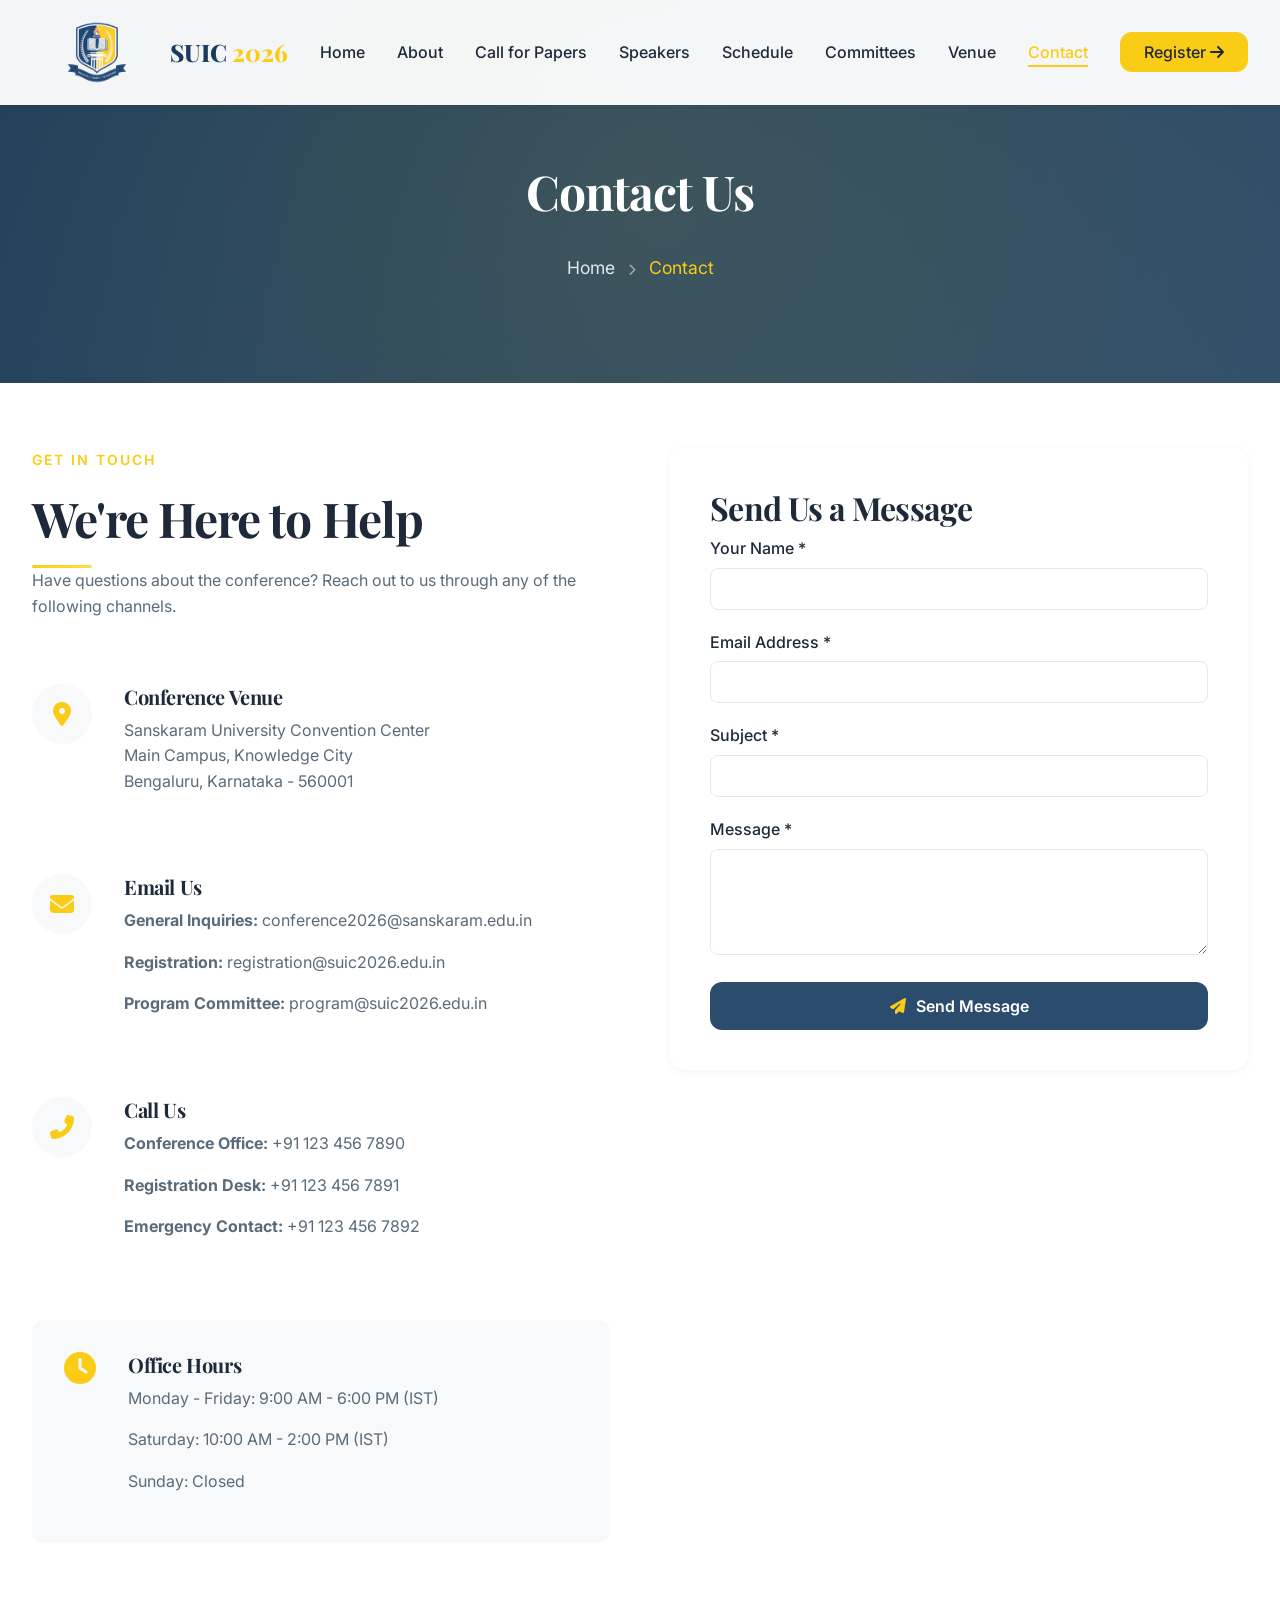
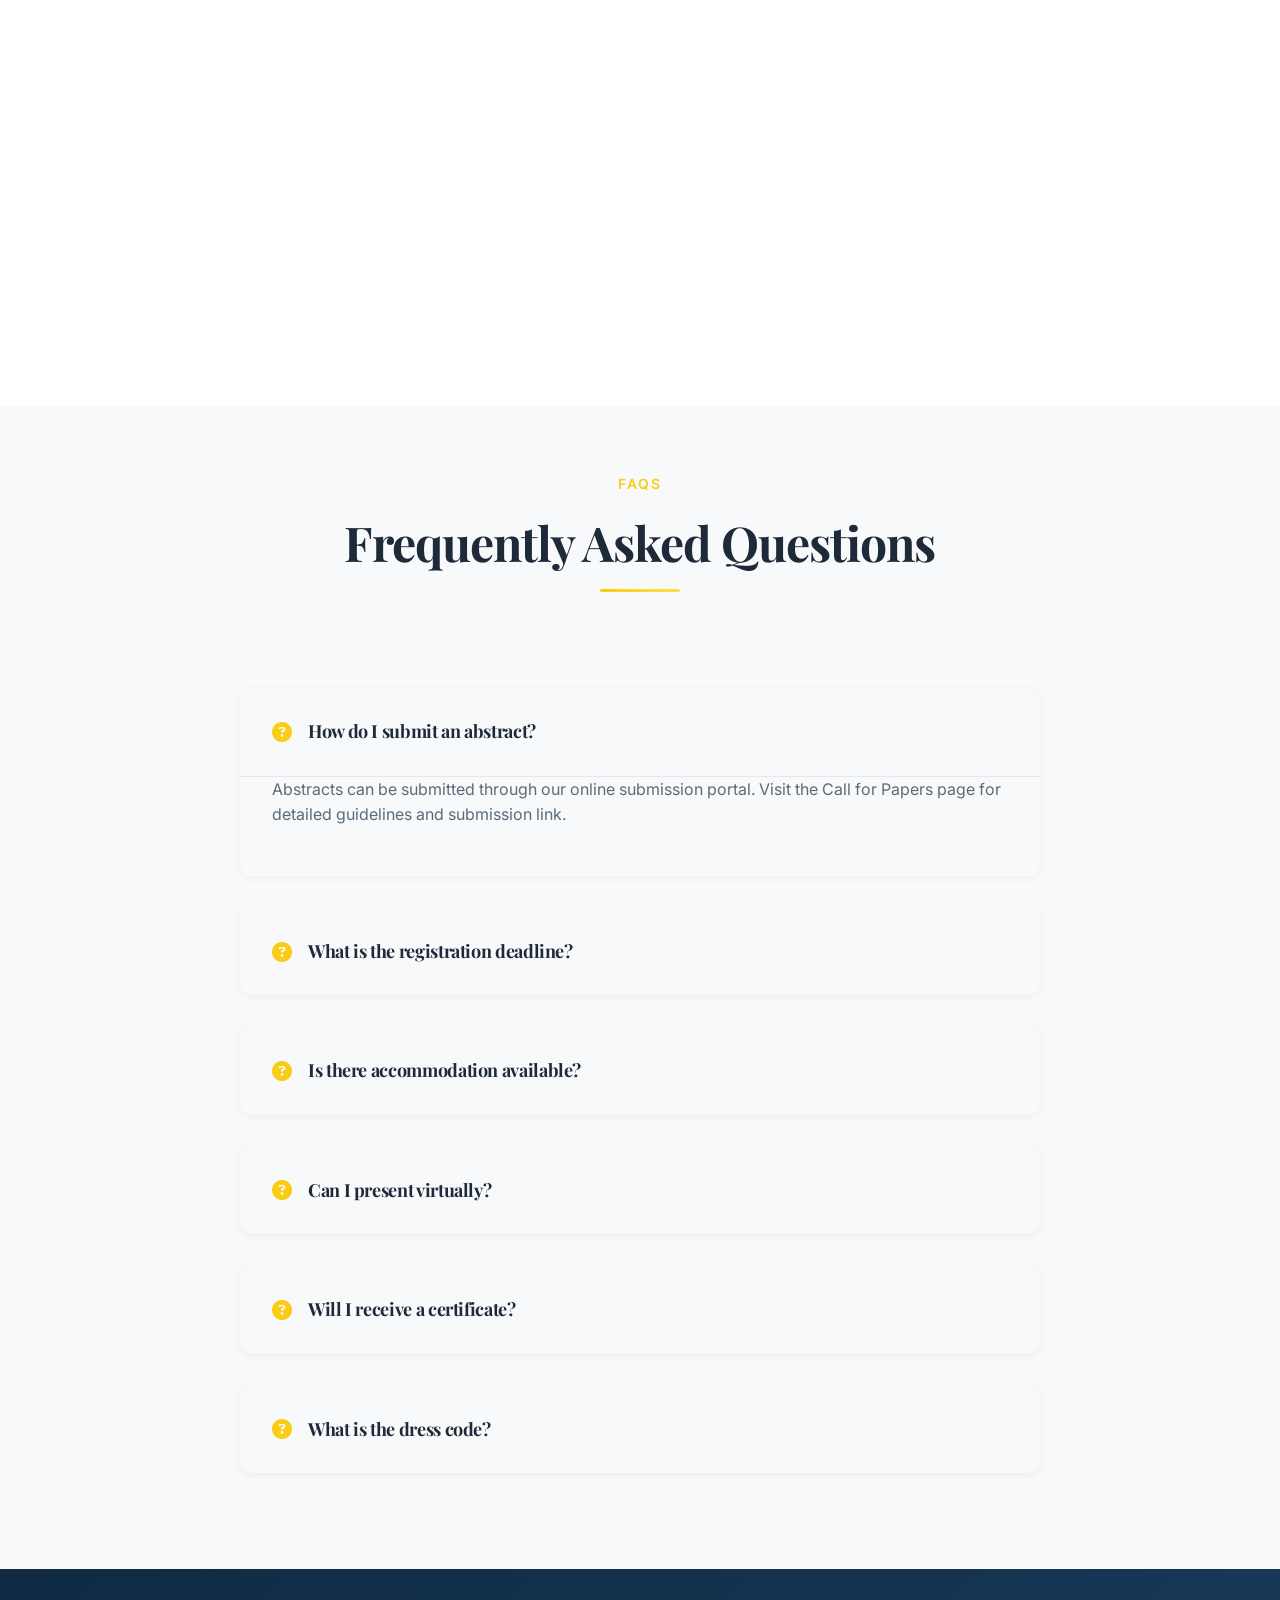
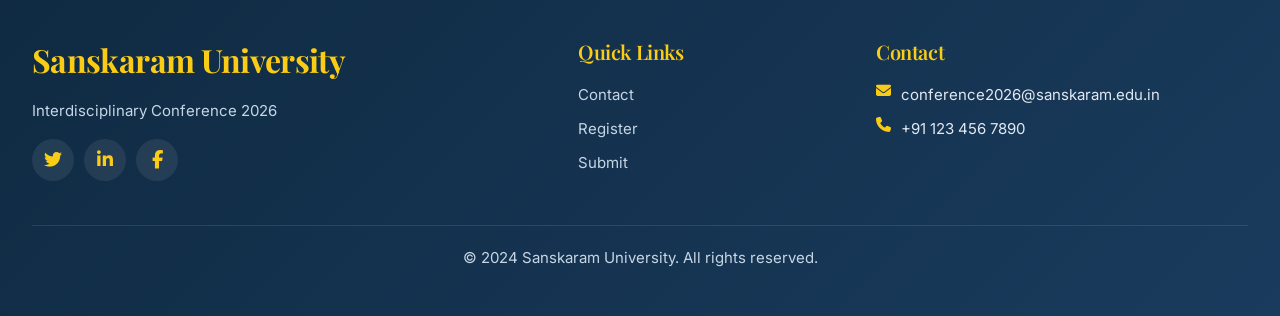
<file: contact.html>
<!DOCTYPE html>
<html lang="en">
<head>
    <meta charset="UTF-8">
    <meta name="viewport" content="width=device-width, initial-scale=1.0">
    <meta name="description" content="Contact Us - Sanskaram University Interdisciplinary Conference 2026">
    <title>Contact | SUIC 2026 - Sanskaram University</title>
    
    <!-- Fonts -->
    <link href="https://fonts.googleapis.com/css2?family=Inter:wght@300;400;500;600;700;800&family=Playfair+Display:wght@400;500;600;700;800;900&display=swap" rel="stylesheet">
    <link rel="stylesheet" href="https://cdnjs.cloudflare.com/ajax/libs/font-awesome/6.4.0/css/all.min.css">
    <link href="https://unpkg.com/aos@2.3.1/dist/aos.css" rel="stylesheet">
    
    <!-- Base Styles -->
    <link rel="stylesheet" href="css/base/variables.css">
    <link rel="stylesheet" href="css/base/reset.css">
    <link rel="stylesheet" href="css/base/typography.css">
    
    <!-- Layouts -->
    <link rel="stylesheet" href="css/layouts/container.css">
    <link rel="stylesheet" href="css/layouts/grid.css">
    <link rel="stylesheet" href="css/layouts/header.css">
    <link rel="stylesheet" href="css/layouts/footer.css">
    
    <!-- Components -->
    <link rel="stylesheet" href="css/components/buttons.css">
    <link rel="stylesheet" href="css/components/cards.css">
    <link rel="stylesheet" href="css/components/timeline.css">
    
    <!-- Page Specific -->
    <link rel="stylesheet" href="css/pages/contact.css">
        
    <!-- Utilities -->
    <link rel="stylesheet" href="css/utilities/animations.css">
    <link rel="stylesheet" href="css/utilities/responsive.css">
    <link rel="stylesheet" href="css/utilities/helpers.css">
    
    <link rel="icon" type="image/x-icon" href="images/favicon.ico">
</head>
<body>
    <div class="preloader"><div class="loader"></div></div>
    
    <header class="header" id="header">
        <nav class="navbar">
            <div class="container">
                <div class="nav-wrapper">
                    <a href="index.html" class="logo">
                        <img src="images/logo3.png" alt="Sanskaram University" class="logo-img">
                        <span class="logo-text">SUIC <span class="logo-year">2026</span></span>
                    </a>
                    <button class="mobile-menu-btn"><i class="fas fa-bars"></i></button>
                    <ul class="nav-menu">
                        <li><a href="index.html">Home</a></li>
                        <li><a href="about.html">About</a></li>
                        <li><a href="call-for-papers.html">Call for Papers</a></li>
                        <li><a href="speakers.html">Speakers</a></li>
                        <li><a href="schedule.html">Schedule</a></li>
                        <li><a href="committees.html">Committees</a></li>
                        <li><a href="venue-travel.html">Venue</a></li>
                        <li><a href="contact.html" class="active">Contact</a></li>
                        <li><a href="registration.html" class="btn-register-nav">Register <i class="fas fa-arrow-right"></i></a></li>
                    </ul>
                </div>
            </div>
        </nav>
    </header>
    
    <main>
        <section class="page-header">
            <div class="container">
                <div class="page-header-content" data-aos="fade-up">
                    <h1>Contact Us</h1>
                    <nav class="breadcrumbs">
                        <a href="index.html">Home</a>
                        <i class="fas fa-chevron-right"></i>
                        <span>Contact</span>
                    </nav>
                </div>
            </div>
        </section>
        
        <section class="section contact-info">
            <div class="container">
                <div class="contact-grid">
                    <div class="contact-details" data-aos="fade-right">
                        <span class="section-tag">Get in Touch</span>
                        <h2>We're Here to Help</h2>
                        <div class="divider-left"></div>
                        <p>Have questions about the conference? Reach out to us through any of the following channels.</p>
                        
                        <div class="contact-methods">
                            <div class="contact-method">
                                <div class="contact-icon">
                                    <i class="fas fa-map-marker-alt"></i>
                                </div>
                                <div>
                                    <h4>Conference Venue</h4>
                                    <p>Sanskaram University Convention Center<br>Main Campus, Knowledge City<br>Bengaluru, Karnataka - 560001</p>
                                </div>
                            </div>
                            
                            <div class="contact-method">
                                <div class="contact-icon">
                                    <i class="fas fa-envelope"></i>
                                </div>
                                <div>
                                    <h4>Email Us</h4>
                                    <p><strong>General Inquiries:</strong> conference2026@sanskaram.edu.in</p>
                                    <p><strong>Registration:</strong> registration@suic2026.edu.in</p>
                                    <p><strong>Program Committee:</strong> program@suic2026.edu.in</p>
                                </div>
                            </div>
                            
                            <div class="contact-method">
                                <div class="contact-icon">
                                    <i class="fas fa-phone-alt"></i>
                                </div>
                                <div>
                                    <h4>Call Us</h4>
                                    <p><strong>Conference Office:</strong> +91 123 456 7890</p>
                                    <p><strong>Registration Desk:</strong> +91 123 456 7891</p>
                                    <p><strong>Emergency Contact:</strong> +91 123 456 7892</p>
                                </div>
                            </div>
                        </div>
                        
                        <div class="office-hours">
                            <i class="fas fa-clock"></i>
                            <div>
                                <h4>Office Hours</h4>
                                <p>Monday - Friday: 9:00 AM - 6:00 PM (IST)</p>
                                <p>Saturday: 10:00 AM - 2:00 PM (IST)</p>
                                <p>Sunday: Closed</p>
                            </div>
                        </div>
                    </div>
                    
                    <div class="contact-form-wrapper" data-aos="fade-left">
                        <form class="contact-form" id="contactForm">
                            <h3>Send Us a Message</h3>
                            <div class="form-group">
                                <label for="name">Your Name *</label>
                                <input type="text" id="name" name="name" required>
                            </div>
                            <div class="form-group">
                                <label for="email-contact">Email Address *</label>
                                <input type="email" id="email-contact" name="email" required>
                            </div>
                            <div class="form-group">
                                <label for="subject">Subject *</label>
                                <input type="text" id="subject" name="subject" required>
                            </div>
                            <div class="form-group">
                                <label for="message">Message *</label>
                                <textarea id="message" name="message" rows="5" required></textarea>
                            </div>
                            <button type="submit" class="btn btn-primary w-100">
                                <i class="fas fa-paper-plane"></i> Send Message
                            </button>
                        </form>
                    </div>
                </div>
            </div>
        </section>
        
        <section class="section map-full">
            <div class="container-full">
                <iframe 
                    src="https://www.google.com/maps?q=Sanskaram+University&output=embed"
                    width="100%"
                    height="400"
                    style="border:0;"
                    allowfullscreen=""
                    loading="lazy">
                </iframe>
            </div>
        </section>
        
        <section class="section faq bg-light">
            <div class="container">
                <div class="section-header" data-aos="fade-up">
                    <span class="section-tag">FAQs</span>
                    <h2>Frequently Asked Questions</h2>
                    <div class="divider"></div>
                </div>
                <div class="faq-grid">
                    <div class="faq-item" data-aos="fade-up">
                        <div class="faq-question">
                            <i class="fas fa-question-circle"></i>
                            <h3>How do I submit an abstract?</h3>
                        </div>
                        <div class="faq-answer">
                            <p>Abstracts can be submitted through our online submission portal. Visit the <a href="call-for-papers.html">Call for Papers</a> page for detailed guidelines and submission link.</p>
                        </div>
                    </div>
                    <div class="faq-item" data-aos="fade-up" data-aos-delay="100">
                        <div class="faq-question">
                            <i class="fas fa-question-circle"></i>
                            <h3>What is the registration deadline?</h3>
                        </div>
                        <div class="faq-answer">
                            <p>Early bird registration closes on February 15, 2026. Regular registration is open until March 30, 2026. On-site registration will be available with additional charges.</p>
                        </div>
                    </div>
                    <div class="faq-item" data-aos="fade-up" data-aos-delay="200">
                        <div class="faq-question">
                            <i class="fas fa-question-circle"></i>
                            <h3>Is there accommodation available?</h3>
                        </div>
                        <div class="faq-answer">
                            <p>Yes, we have partnered with several hotels near the venue offering special conference rates. Visit our <a href="venue-travel.html">Venue & Travel</a> page for accommodation options.</p>
                        </div>
                    </div>
                    <div class="faq-item" data-aos="fade-up" data-aos-delay="300">
                        <div class="faq-question">
                            <i class="fas fa-question-circle"></i>
                            <h3>Can I present virtually?</h3>
                        </div>
                        <div class="faq-answer">
                            <p>Yes, we offer virtual presentation options for participants unable to travel. Please select "Virtual Presentation" during registration.</p>
                        </div>
                    </div>
                    <div class="faq-item" data-aos="fade-up" data-aos-delay="400">
                        <div class="faq-question">
                            <i class="fas fa-question-circle"></i>
                            <h3>Will I receive a certificate?</h3>
                        </div>
                        <div class="faq-answer">
                            <p>All registered participants will receive a certificate of attendance. Presenters will receive a separate certificate for their presentation.</p>
                        </div>
                    </div>
                    <div class="faq-item" data-aos="fade-up" data-aos-delay="500">
                        <div class="faq-question">
                            <i class="fas fa-question-circle"></i>
                            <h3>What is the dress code?</h3>
                        </div>
                        <div class="faq-answer">
                            <p>Business casual attire is recommended for the conference. Formal attire is suggested for the gala dinner and inaugural ceremony.</p>
                        </div>
                    </div>
                </div>
            </div>
        </section>
    </main>
    
    <footer class="footer">
        <div class="container">
            <div class="footer-grid">
                <div class="footer-section"><h3>Sanskaram University</h3><p>Interdisciplinary Conference 2026</p><div class="social-links"><a href="#"><i class="fab fa-twitter"></i></a><a href="#"><i class="fab fa-linkedin-in"></i></a><a href="#"><i class="fab fa-facebook-f"></i></a></div></div>
                <div class="footer-section"><h4>Quick Links</h4><ul><li><a href="contact.html">Contact</a></li><li><a href="registration.html">Register</a></li><li><a href="call-for-papers.html">Submit</a></li></ul></div>
                <div class="footer-section"><h4>Contact</h4><ul class="contact-info"><li><i class="fas fa-envelope"></i> conference2026@sanskaram.edu.in</li><li><i class="fas fa-phone"></i> +91 123 456 7890</li></ul></div>
            </div>
            <div class="footer-bottom"><p>&copy; 2024 Sanskaram University. All rights reserved.</p></div>
        </div>
    </footer>
    
    <button id="backToTop" class="back-to-top"><i class="fas fa-arrow-up"></i></button>
    
    <script src="https://unpkg.com/aos@2.3.1/dist/aos.js"></script>
    <script src="js/main.js"></script>
    <script>
        AOS.init({ duration: 800, once: true });
        setTimeout(() => {
            document.querySelector('.preloader')?.classList.add('fade-out');
            setTimeout(() => document.querySelector('.preloader')?.remove(), 500);
        }, 800);
        
        // FAQ accordion
        document.querySelectorAll('.faq-item').forEach(item => {
            const question = item.querySelector('.faq-question');
            const answer = item.querySelector('.faq-answer');
            answer.style.display = 'none';
            
            question.addEventListener('click', () => {
                const isOpen = answer.style.display === 'block';
                document.querySelectorAll('.faq-answer').forEach(a => a.style.display = 'none');
                if (!isOpen) {
                    answer.style.display = 'block';
                }
            });
        });
        
        // Open first FAQ by default
        document.querySelector('.faq-answer').style.display = 'block';
        
        // Form submission
        document.getElementById('contactForm')?.addEventListener('submit', (e) => {
            e.preventDefault();
            showNotification('Message sent successfully! We\'ll get back to you soon.', 'success');
            e.target.reset();
        });
    </script>
</body>
</html>
</file>
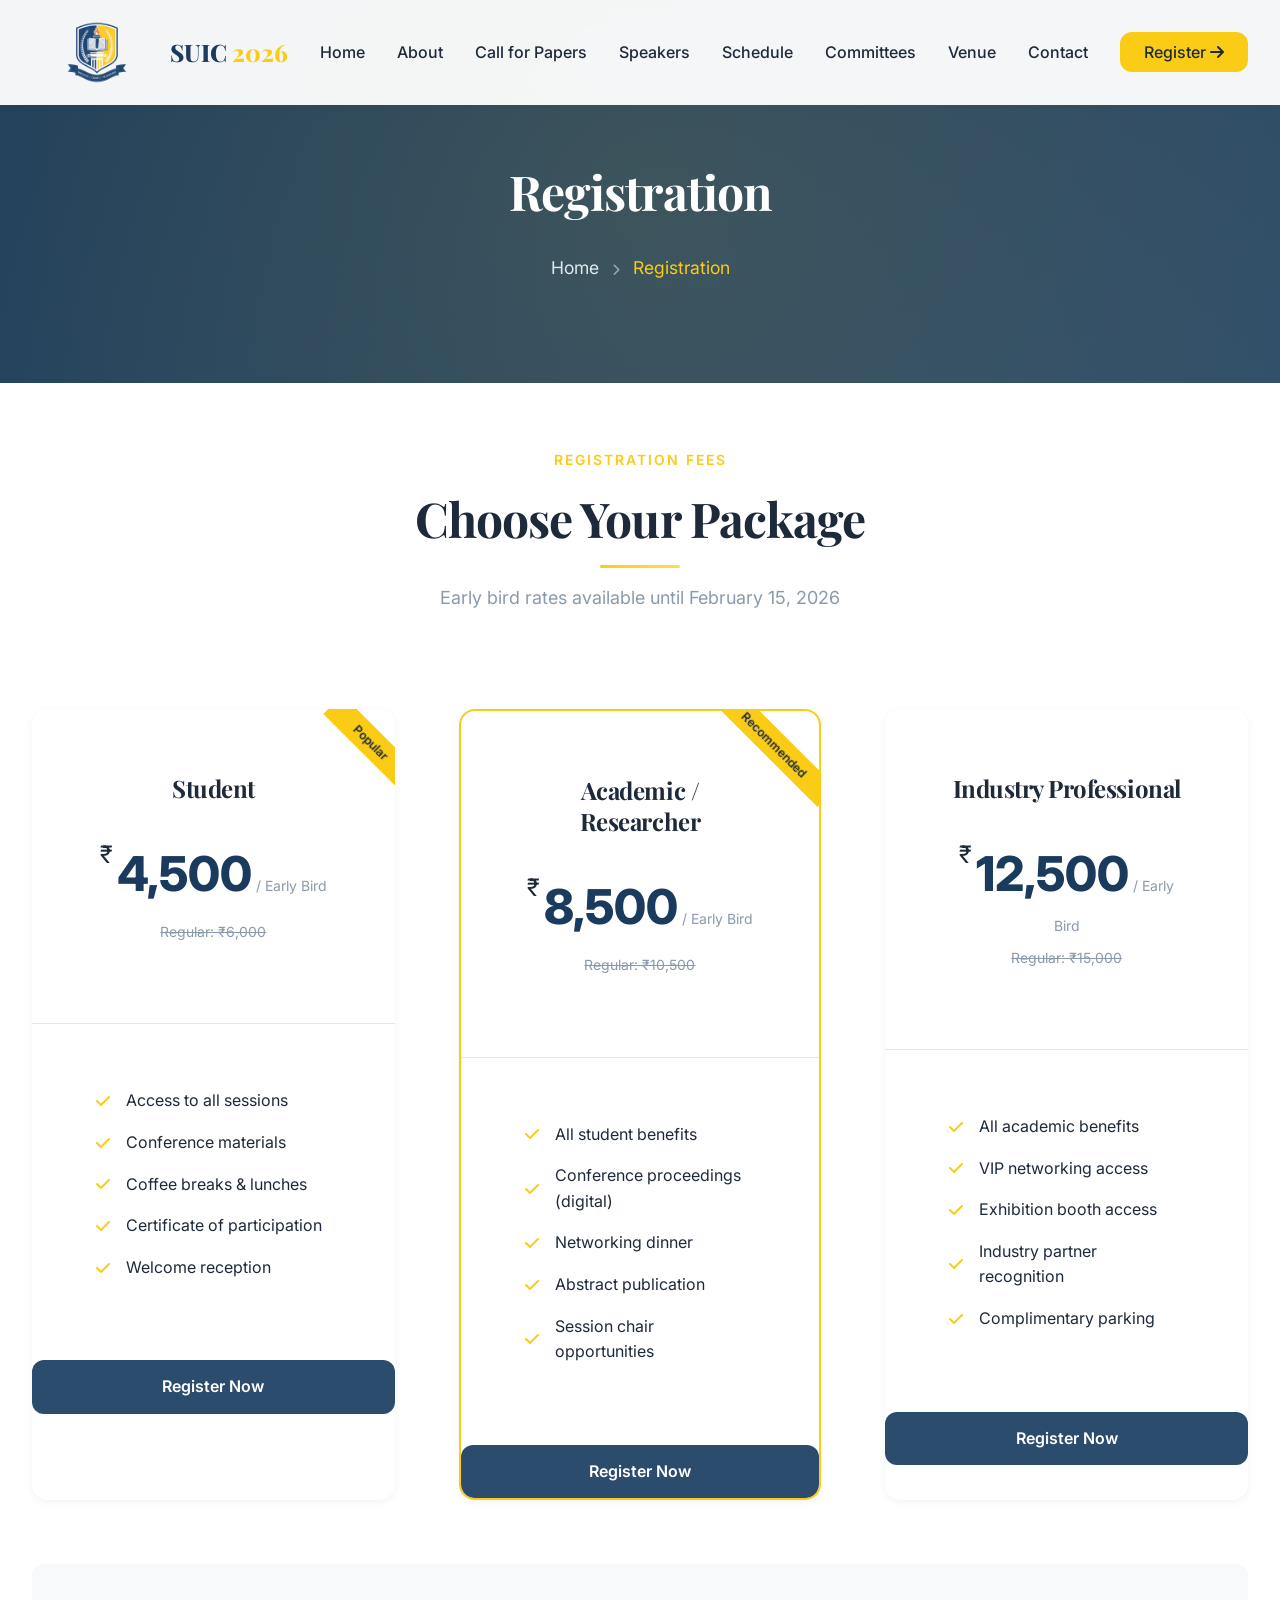
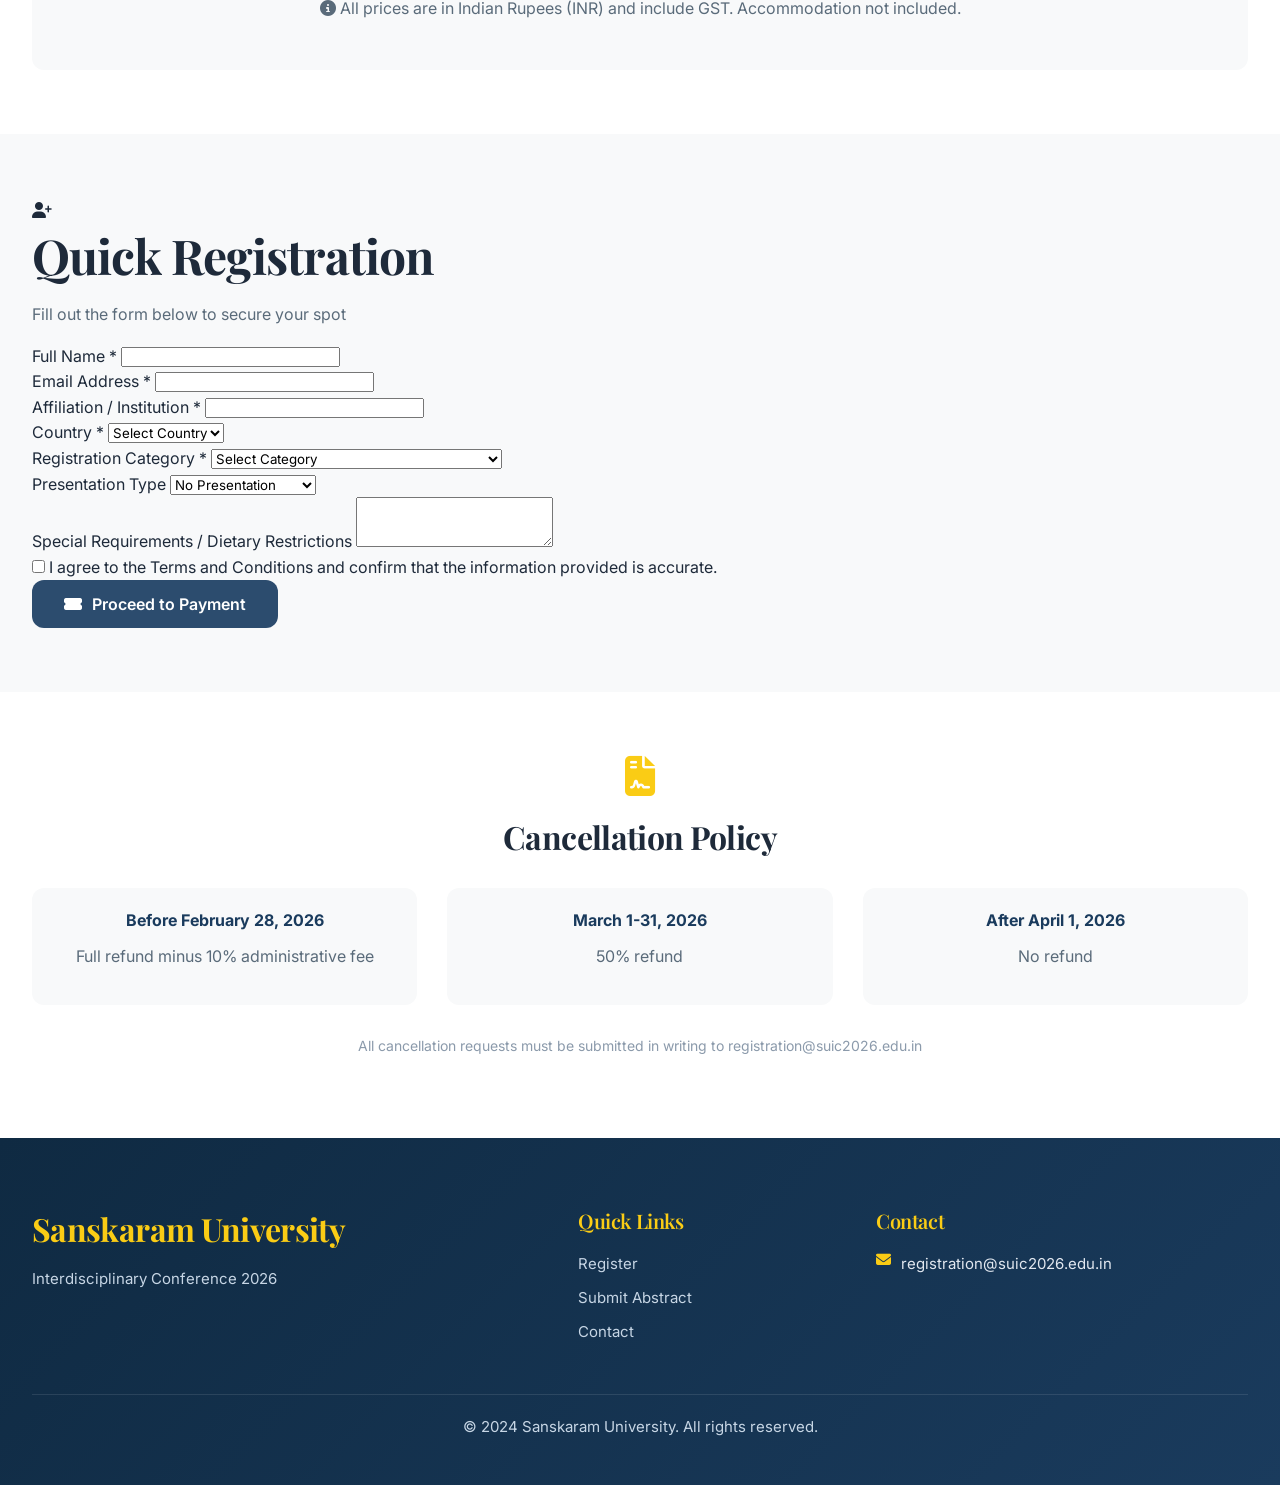
<file: registration.html>
<!DOCTYPE html>
<html lang="en">
<head>
    <meta charset="UTF-8">
    <meta name="viewport" content="width=device-width, initial-scale=1.0">
    <meta name="description" content="Registration - Sanskaram University Interdisciplinary Conference 2026">
    <title>Registration | SUIC 2026 - Sanskaram University</title>
    
    <!-- Fonts -->
    <link href="https://fonts.googleapis.com/css2?family=Inter:wght@300;400;500;600;700;800&family=Playfair+Display:wght@400;500;600;700;800;900&display=swap" rel="stylesheet">
    <link rel="stylesheet" href="https://cdnjs.cloudflare.com/ajax/libs/font-awesome/6.4.0/css/all.min.css">
    <link href="https://unpkg.com/aos@2.3.1/dist/aos.css" rel="stylesheet">
    
    <!-- Base Styles -->
    <link rel="stylesheet" href="css/base/variables.css">
    <link rel="stylesheet" href="css/base/reset.css">
    <link rel="stylesheet" href="css/base/typography.css">
    
    <!-- Layouts -->
    <link rel="stylesheet" href="css/layouts/container.css">
    <link rel="stylesheet" href="css/layouts/grid.css">
    <link rel="stylesheet" href="css/layouts/header.css">
    <link rel="stylesheet" href="css/layouts/footer.css">
    
    <!-- Components -->
    <link rel="stylesheet" href="css/components/buttons.css">
    <link rel="stylesheet" href="css/components/cards.css">
    <link rel="stylesheet" href="css/components/timeline.css">
    
    <!-- Page Specific -->
    <link rel="stylesheet" href="css/pages/registration.css">
        
    <!-- Utilities -->
    <link rel="stylesheet" href="css/utilities/animations.css">
    <link rel="stylesheet" href="css/utilities/responsive.css">
    <link rel="stylesheet" href="css/utilities/helpers.css">
    
    <link rel="icon" type="image/x-icon" href="images/favicon.ico">
</head>
<body>
    <div class="preloader"><div class="loader"></div></div>
    
    <header class="header" id="header">
        <nav class="navbar">
            <div class="container">
                <div class="nav-wrapper">
                    <a href="index.html" class="logo">
                        <img src="images/logo3.png" alt="Sanskaram University" class="logo-img">
                        <span class="logo-text">SUIC <span class="logo-year">2026</span></span>
                    </a>
                    <button class="mobile-menu-btn"><i class="fas fa-bars"></i></button>
                    <ul class="nav-menu">
                        <li><a href="index.html">Home</a></li>
                        <li><a href="about.html">About</a></li>
                        <li><a href="call-for-papers.html">Call for Papers</a></li>
                        <li><a href="speakers.html">Speakers</a></li>
                        <li><a href="schedule.html">Schedule</a></li>
                        <li><a href="committees.html">Committees</a></li>
                        <li><a href="venue-travel.html">Venue</a></li>
                        <li><a href="contact.html">Contact</a></li>
                        <li><a href="registration.html" class="btn-register-nav active">Register <i class="fas fa-arrow-right"></i></a></li>
                    </ul>
                </div>
            </div>
        </nav>
    </header>
    
    <main>
        <section class="page-header">
            <div class="container">
                <div class="page-header-content" data-aos="fade-up">
                    <h1>Registration</h1>
                    <nav class="breadcrumbs">
                        <a href="index.html">Home</a>
                        <i class="fas fa-chevron-right"></i>
                        <span>Registration</span>
                    </nav>
                </div>
            </div>
        </section>
        
        <section class="section registration-pricing">
            <div class="container">
                <div class="section-header" data-aos="fade-up">
                    <span class="section-tag">Registration Fees</span>
                    <h2>Choose Your Package</h2>
                    <div class="divider"></div>
                    <p class="section-subtitle">Early bird rates available until February 15, 2026</p>
                </div>
                <div class="pricing-grid">
                    <div class="pricing-card" data-aos="fade-up">
                        <div class="pricing-badge">Popular</div>
                        <div class="pricing-header">
                            <h3>Student</h3>
                            <div class="price">
                                <span class="currency">₹</span>
                                <span class="amount">4,500</span>
                                <span class="period">/ Early Bird</span>
                            </div>
                            <p class="regular-price">Regular: ₹6,000</p>
                        </div>
                        <div class="pricing-features">
                            <ul>
                                <li><i class="fas fa-check"></i> Access to all sessions</li>
                                <li><i class="fas fa-check"></i> Conference materials</li>
                                <li><i class="fas fa-check"></i> Coffee breaks & lunches</li>
                                <li><i class="fas fa-check"></i> Certificate of participation</li>
                                <li><i class="fas fa-check"></i> Welcome reception</li>
                            </ul>
                        </div>
                        <a href="#" class="btn btn-primary w-100">Register Now</a>
                    </div>
                    
                    <div class="pricing-card featured" data-aos="fade-up" data-aos-delay="100">
                        <div class="pricing-badge">Recommended</div>
                        <div class="pricing-header">
                            <h3>Academic / Researcher</h3>
                            <div class="price">
                                <span class="currency">₹</span>
                                <span class="amount">8,500</span>
                                <span class="period">/ Early Bird</span>
                            </div>
                            <p class="regular-price">Regular: ₹10,500</p>
                        </div>
                        <div class="pricing-features">
                            <ul>
                                <li><i class="fas fa-check"></i> All student benefits</li>
                                <li><i class="fas fa-check"></i> Conference proceedings (digital)</li>
                                <li><i class="fas fa-check"></i> Networking dinner</li>
                                <li><i class="fas fa-check"></i> Abstract publication</li>
                                <li><i class="fas fa-check"></i> Session chair opportunities</li>
                            </ul>
                        </div>
                        <a href="#" class="btn btn-primary w-100">Register Now</a>
                    </div>
                    
                    <div class="pricing-card" data-aos="fade-up" data-aos-delay="200">
                        <div class="pricing-header">
                            <h3>Industry Professional</h3>
                            <div class="price">
                                <span class="currency">₹</span>
                                <span class="amount">12,500</span>
                                <span class="period">/ Early Bird</span>
                            </div>
                            <p class="regular-price">Regular: ₹15,000</p>
                        </div>
                        <div class="pricing-features">
                            <ul>
                                <li><i class="fas fa-check"></i> All academic benefits</li>
                                <li><i class="fas fa-check"></i> VIP networking access</li>
                                <li><i class="fas fa-check"></i> Exhibition booth access</li>
                                <li><i class="fas fa-check"></i> Industry partner recognition</li>
                                <li><i class="fas fa-check"></i> Complimentary parking</li>
                            </ul>
                        </div>
                        <a href="#" class="btn btn-primary w-100">Register Now</a>
                    </div>
                </div>
                
                <div class="pricing-note" data-aos="fade-up">
                    <p><i class="fas fa-info-circle"></i> All prices are in Indian Rupees (INR) and include GST. Accommodation not included.</p>
                </div>
            </div>
        </section>
        
        <section class="section registration-form bg-light">
            <div class="container">
                <div class="form-wrapper" data-aos="fade-up">
                    <div class="form-header">
                        <i class="fas fa-user-plus"></i>
                        <h2>Quick Registration</h2>
                        <p>Fill out the form below to secure your spot</p>
                    </div>
                    <form class="register-form" id="registerForm">
                        <div class="form-row">
                            <div class="form-group">
                                <label for="fullname">Full Name *</label>
                                <input type="text" id="fullname" name="fullname" required>
                            </div>
                            <div class="form-group">
                                <label for="email">Email Address *</label>
                                <input type="email" id="email" name="email" required>
                            </div>
                        </div>
                        <div class="form-row">
                            <div class="form-group">
                                <label for="affiliation">Affiliation / Institution *</label>
                                <input type="text" id="affiliation" name="affiliation" required>
                            </div>
                            <div class="form-group">
                                <label for="country">Country *</label>
                                <select id="country" name="country" required>
                                    <option value="">Select Country</option>
                                    <option value="India">India</option>
                                    <option value="USA">USA</option>
                                    <option value="UK">UK</option>
                                    <option value="Canada">Canada</option>
                                    <option value="Australia">Australia</option>
                                    <option value="Germany">Germany</option>
                                </select>
                            </div>
                        </div>
                        <div class="form-row">
                            <div class="form-group">
                                <label for="category">Registration Category *</label>
                                <select id="category" name="category" required>
                                    <option value="">Select Category</option>
                                    <option value="student">Student (₹4,500 Early Bird)</option>
                                    <option value="academic">Academic / Researcher (₹8,500 Early Bird)</option>
                                    <option value="industry">Industry Professional (₹12,500 Early Bird)</option>
                                </select>
                            </div>
                            <div class="form-group">
                                <label for="presentation">Presentation Type</label>
                                <select id="presentation" name="presentation">
                                    <option value="none">No Presentation</option>
                                    <option value="oral">Oral Presentation</option>
                                    <option value="poster">Poster Presentation</option>
                                    <option value="virtual">Virtual Presentation</option>
                                </select>
                            </div>
                        </div>
                        <div class="form-group full-width">
                            <label for="special">Special Requirements / Dietary Restrictions</label>
                            <textarea id="special" name="special" rows="3"></textarea>
                        </div>
                        <div class="form-group checkbox">
                            <input type="checkbox" id="terms" required>
                            <label for="terms">I agree to the <a href="#">Terms and Conditions</a> and confirm that the information provided is accurate.</label>
                        </div>
                        <button type="submit" class="btn btn-primary btn-submit">
                            <i class="fas fa-ticket-alt"></i> Proceed to Payment
                        </button>
                    </form>
                </div>
            </div>
        </section>
        
        <section class="section cancellation-policy">
            <div class="container">
                <div class="policy-wrapper" data-aos="fade-up">
                    <i class="fas fa-file-contract"></i>
                    <h3>Cancellation Policy</h3>
                    <div class="policy-grid">
                        <div class="policy-item">
                            <strong>Before February 28, 2026</strong>
                            <p>Full refund minus 10% administrative fee</p>
                        </div>
                        <div class="policy-item">
                            <strong>March 1-31, 2026</strong>
                            <p>50% refund</p>
                        </div>
                        <div class="policy-item">
                            <strong>After April 1, 2026</strong>
                            <p>No refund</p>
                        </div>
                    </div>
                    <p class="policy-note">All cancellation requests must be submitted in writing to registration@suic2026.edu.in</p>
                </div>
            </div>
        </section>
    </main>
    
    <footer class="footer">
        <div class="container">
            <div class="footer-grid">
                <div class="footer-section"><h3>Sanskaram University</h3><p>Interdisciplinary Conference 2026</p></div>
                <div class="footer-section"><h4>Quick Links</h4><ul><li><a href="registration.html">Register</a></li><li><a href="call-for-papers.html">Submit Abstract</a></li><li><a href="contact.html">Contact</a></li></ul></div>
                <div class="footer-section"><h4>Contact</h4><ul class="contact-info"><li><i class="fas fa-envelope"></i> registration@suic2026.edu.in</li></ul></div>
            </div>
            <div class="footer-bottom"><p>&copy; 2024 Sanskaram University. All rights reserved.</p></div>
        </div>
    </footer>
    
    <button id="backToTop" class="back-to-top"><i class="fas fa-arrow-up"></i></button>
    
    <script src="https://unpkg.com/aos@2.3.1/dist/aos.js"></script>
    <script src="js/main.js"></script>
    <script>
        AOS.init({ duration: 800, once: true });
        setTimeout(() => {
            document.querySelector('.preloader')?.classList.add('fade-out');
            setTimeout(() => document.querySelector('.preloader')?.remove(), 500);
        }, 800);
        
        // Form submission handler
        document.getElementById('registerForm')?.addEventListener('submit', (e) => {
            e.preventDefault();
            showNotification('Registration submitted! Redirecting to payment...', 'success');
            setTimeout(() => {
                // Redirect to payment gateway (simulated)
                window.location.href = '#';
            }, 2000);
        });
    </script>
</body>
</html>
</file>
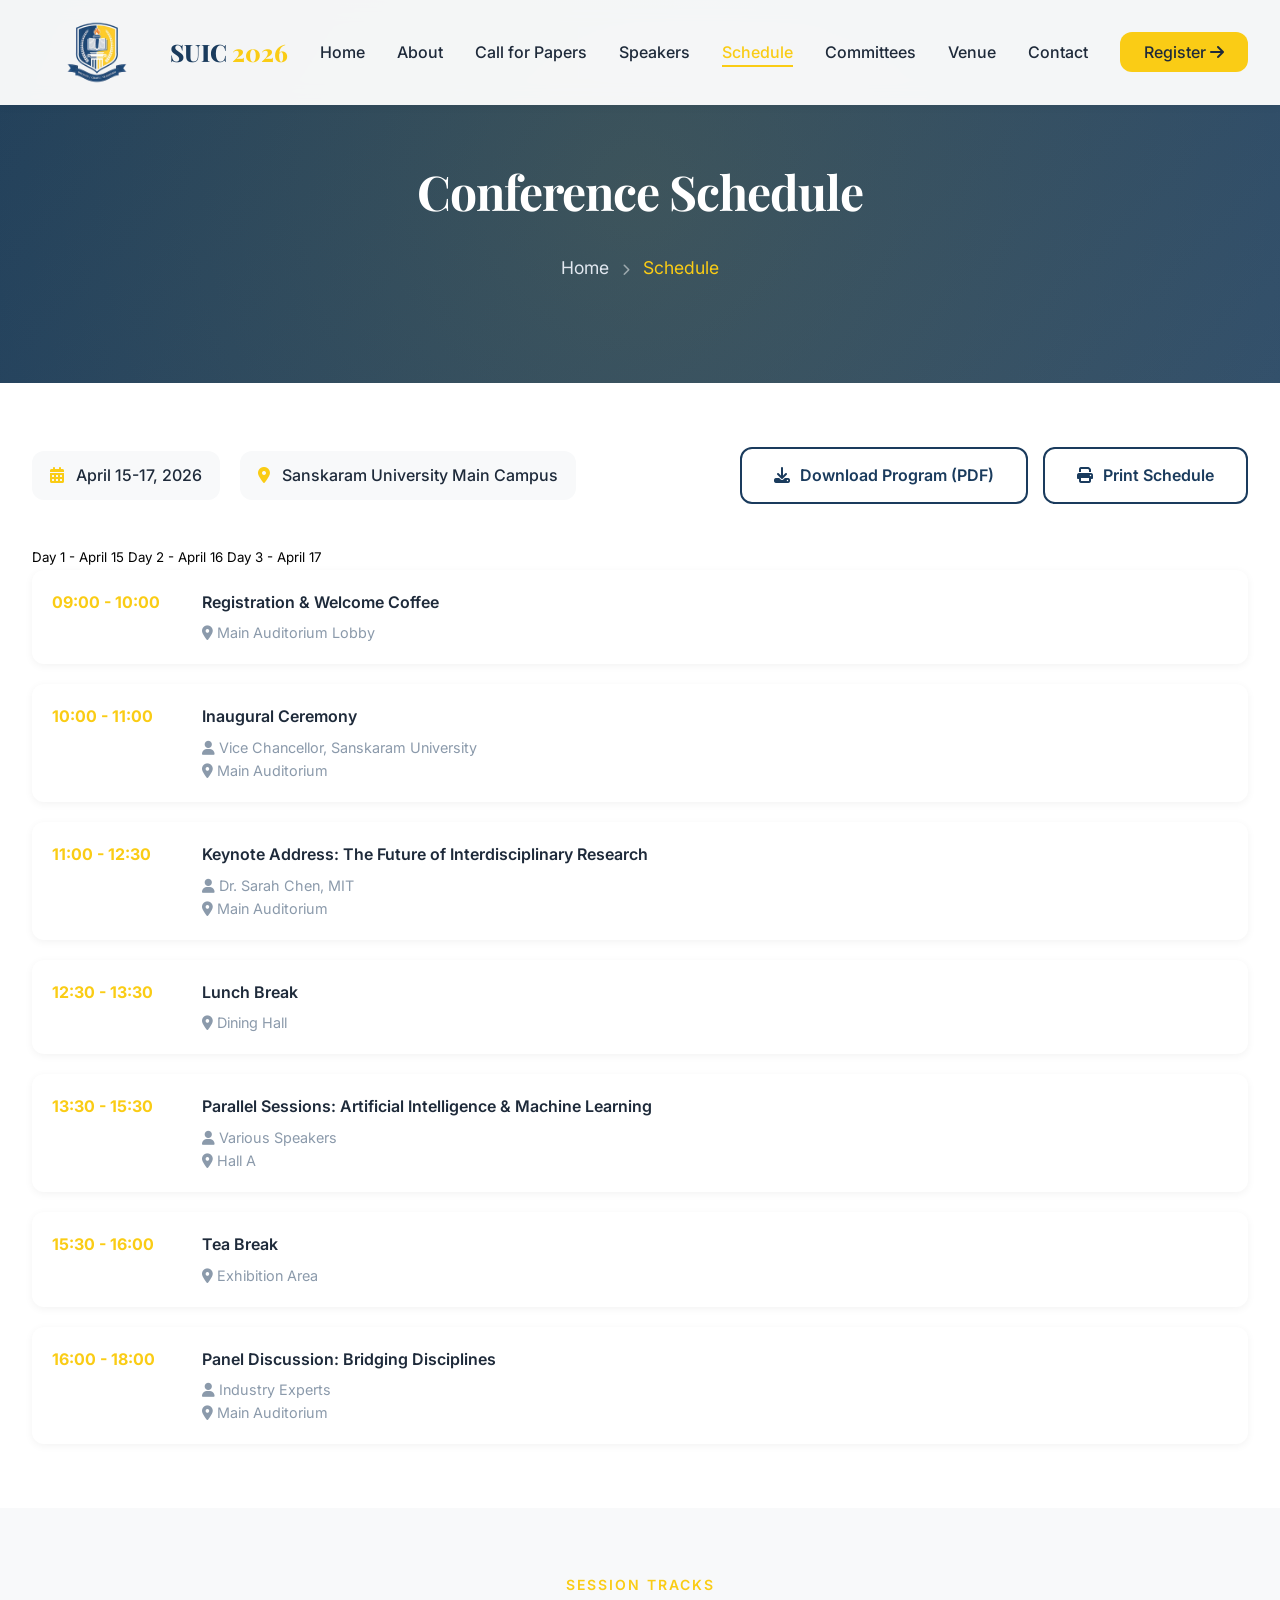
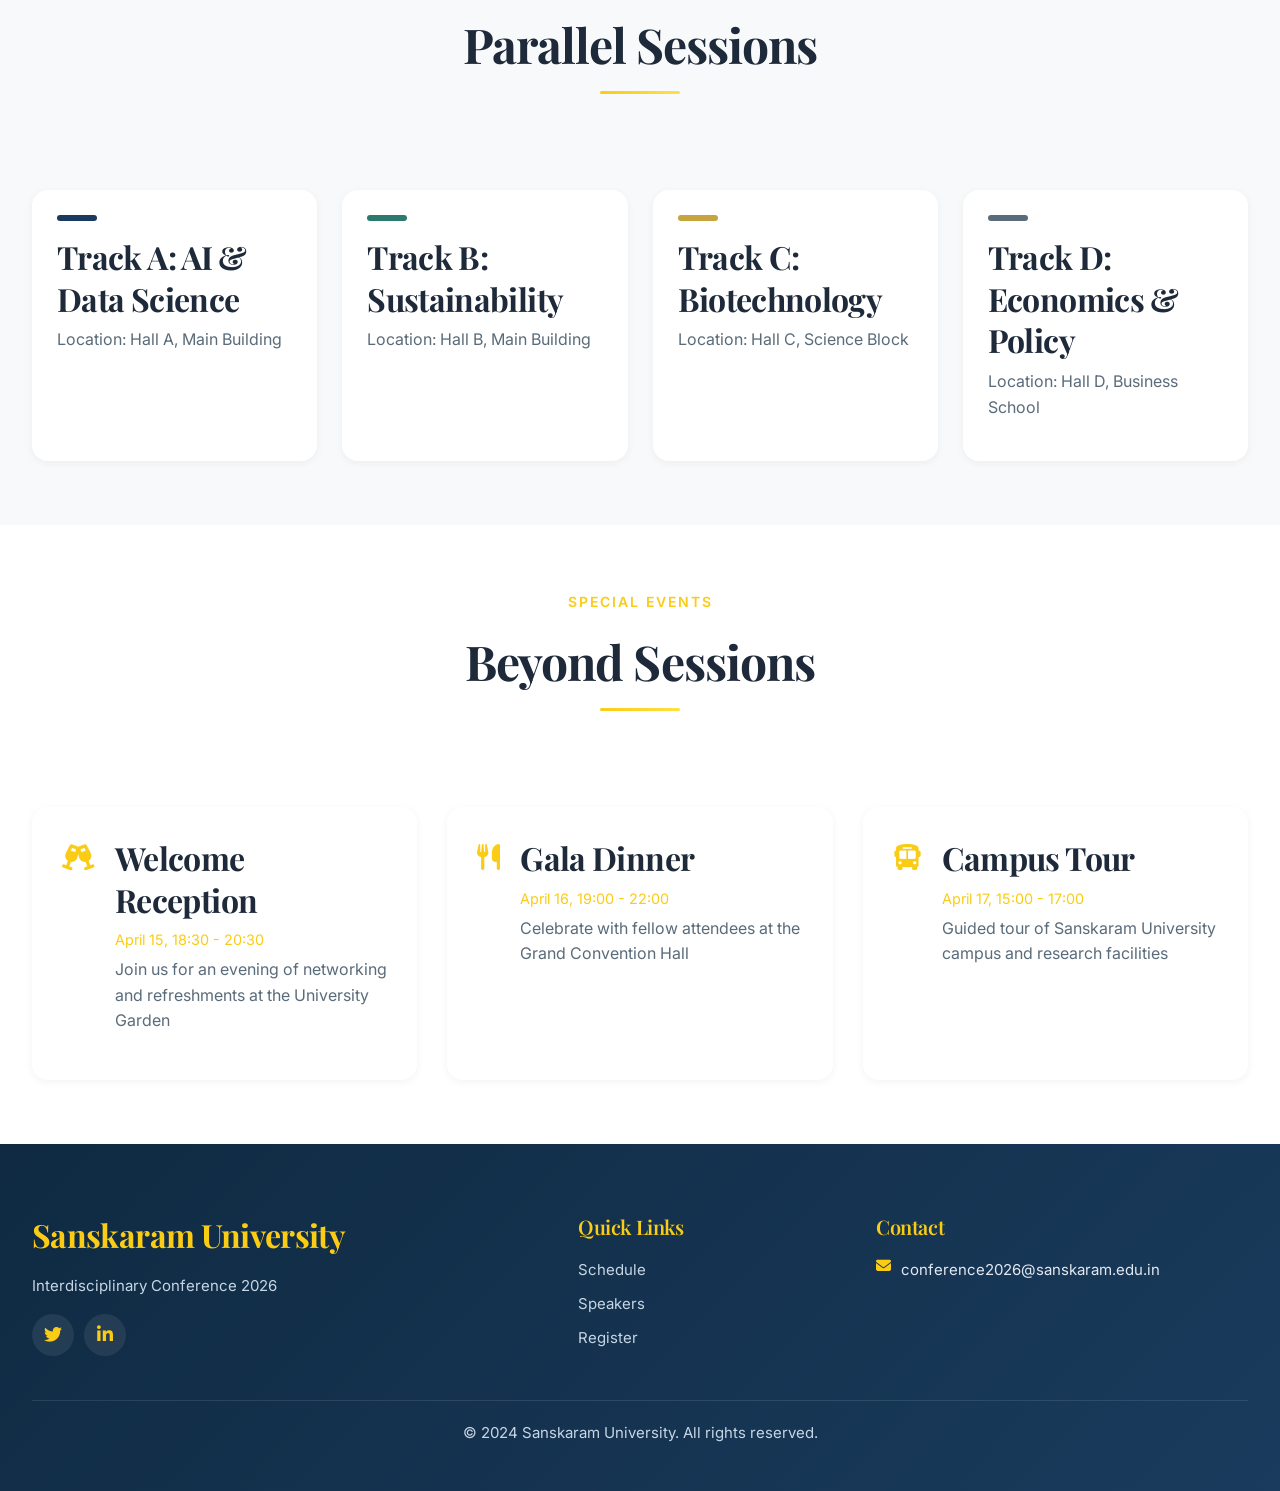
<file: schedule.html>
<!DOCTYPE html>
<html lang="en">
<head>
    <meta charset="UTF-8">
    <meta name="viewport" content="width=device-width, initial-scale=1.0">
    <meta name="description" content="Conference Schedule - Sanskaram University Interdisciplinary Conference 2026">
    <title>Schedule | SUIC 2026 - Sanskaram University</title>
    
    <!-- Fonts -->
    <link href="https://fonts.googleapis.com/css2?family=Inter:wght@300;400;500;600;700;800&family=Playfair+Display:wght@400;500;600;700;800;900&display=swap" rel="stylesheet">
    <link rel="stylesheet" href="https://cdnjs.cloudflare.com/ajax/libs/font-awesome/6.4.0/css/all.min.css">
    <link href="https://unpkg.com/aos@2.3.1/dist/aos.css" rel="stylesheet">
    
    <!-- Base Styles -->
    <link rel="stylesheet" href="css/base/variables.css">
    <link rel="stylesheet" href="css/base/reset.css">
    <link rel="stylesheet" href="css/base/typography.css">
    
    <!-- Layouts -->
    <link rel="stylesheet" href="css/layouts/container.css">
    <link rel="stylesheet" href="css/layouts/grid.css">
    <link rel="stylesheet" href="css/layouts/header.css">
    <link rel="stylesheet" href="css/layouts/footer.css">
    
    <!-- Components -->
    <link rel="stylesheet" href="css/components/buttons.css">
    <link rel="stylesheet" href="css/components/cards.css">
    <link rel="stylesheet" href="css/components/timeline.css">
    
    <!-- Page Specific -->
    <link rel="stylesheet" href="css/pages/schedule.css">
        
    <!-- Utilities -->
    <link rel="stylesheet" href="css/utilities/animations.css">
    <link rel="stylesheet" href="css/utilities/responsive.css">
    <link rel="stylesheet" href="css/utilities/helpers.css">
    
    <link rel="icon" type="image/x-icon" href="images/favicon.ico">
</head>
<body>
    <div class="preloader"><div class="loader"></div></div>
    
    <header class="header" id="header">
        <nav class="navbar">
            <div class="container">
                <div class="nav-wrapper">
                    <a href="index.html" class="logo">
                        <img src="images/logo3.png" alt="Sanskaram University" class="logo-img">
                        <span class="logo-text">SUIC <span class="logo-year">2026</span></span>
                    </a>
                    <button class="mobile-menu-btn"><i class="fas fa-bars"></i></button>
                    <ul class="nav-menu">
                        <li><a href="index.html">Home</a></li>
                        <li><a href="about.html">About</a></li>
                        <li><a href="call-for-papers.html">Call for Papers</a></li>
                        <li><a href="speakers.html">Speakers</a></li>
                        <li><a href="schedule.html" class="active">Schedule</a></li>
                        <li><a href="committees.html">Committees</a></li>
                        <li><a href="venue-travel.html">Venue</a></li>
                        <li><a href="contact.html">Contact</a></li>
                        <li><a href="registration.html" class="btn-register-nav">Register <i class="fas fa-arrow-right"></i></a></li>
                    </ul>
                </div>
            </div>
        </nav>
    </header>
    
    <main>
        <section class="page-header">
            <div class="container">
                <div class="page-header-content" data-aos="fade-up">
                    <h1>Conference Schedule</h1>
                    <nav class="breadcrumbs">
                        <a href="index.html">Home</a>
                        <i class="fas fa-chevron-right"></i>
                        <span>Schedule</span>
                    </nav>
                </div>
            </div>
        </section>
        
        <section class="section schedule-full">
            <div class="container">
                <div class="schedule-info" data-aos="fade-up">
                    <div class="schedule-dates">
                        <div class="date-badge">
                            <i class="fas fa-calendar-alt"></i>
                            <span>April 15-17, 2026</span>
                        </div>
                        <div class="location-badge">
                            <i class="fas fa-map-marker-alt"></i>
                            <span>Sanskaram University Main Campus</span>
                        </div>
                    </div>
                    <div class="schedule-actions">
                        <a href="documents/conference-program.pdf" class="btn btn-outline" download>
                            <i class="fas fa-download"></i> Download Program (PDF)
                        </a>
                        <button class="btn btn-outline" onclick="window.print()">
                            <i class="fas fa-print"></i> Print Schedule
                        </button>
                    </div>
                </div>
                
                <div class="schedule-tabs-full" data-aos="fade-up">
                    <div class="tab-buttons">
                        <button class="tab-btn active" data-day="day1">Day 1 - April 15</button>
                        <button class="tab-btn" data-day="day2">Day 2 - April 16</button>
                        <button class="tab-btn" data-day="day3">Day 3 - April 17</button>
                    </div>
                    <div class="schedule-content" id="scheduleFullContent">
                        <!-- Schedule content loaded dynamically -->
                    </div>
                </div>
            </div>
        </section>
        
        <section class="section tracks-info bg-light">
            <div class="container">
                <div class="section-header" data-aos="fade-up">
                    <span class="section-tag">Session Tracks</span>
                    <h2>Parallel Sessions</h2>
                    <div class="divider"></div>
                </div>
                <div class="tracks-grid">
                    <div class="track-card" data-aos="fade-up">
                        <div class="track-color" style="background: #1A3B5D;"></div>
                        <h3>Track A: AI & Data Science</h3>
                        <p>Location: Hall A, Main Building</p>
                    </div>
                    <div class="track-card" data-aos="fade-up" data-aos-delay="100">
                        <div class="track-color" style="background: #2C7A6E;"></div>
                        <h3>Track B: Sustainability</h3>
                        <p>Location: Hall B, Main Building</p>
                    </div>
                    <div class="track-card" data-aos="fade-up" data-aos-delay="200">
                        <div class="track-color" style="background: #C6A43F;"></div>
                        <h3>Track C: Biotechnology</h3>
                        <p>Location: Hall C, Science Block</p>
                    </div>
                    <div class="track-card" data-aos="fade-up" data-aos-delay="300">
                        <div class="track-color" style="background: #5A6B7A;"></div>
                        <h3>Track D: Economics & Policy</h3>
                        <p>Location: Hall D, Business School</p>
                    </div>
                </div>
            </div>
        </section>
        
        <section class="section special-events">
            <div class="container">
                <div class="section-header" data-aos="fade-up">
                    <span class="section-tag">Special Events</span>
                    <h2>Beyond Sessions</h2>
                    <div class="divider"></div>
                </div>
                <div class="events-grid">
                    <div class="event-card" data-aos="fade-up">
                        <div class="event-icon"><i class="fas fa-glass-cheers"></i></div>
                        <div class="event-details">
                            <h3>Welcome Reception</h3>
                            <p class="event-time">April 15, 18:30 - 20:30</p>
                            <p>Join us for an evening of networking and refreshments at the University Garden</p>
                        </div>
                    </div>
                    <div class="event-card" data-aos="fade-up" data-aos-delay="100">
                        <div class="event-icon"><i class="fas fa-utensils"></i></div>
                        <div class="event-details">
                            <h3>Gala Dinner</h3>
                            <p class="event-time">April 16, 19:00 - 22:00</p>
                            <p>Celebrate with fellow attendees at the Grand Convention Hall</p>
                        </div>
                    </div>
                    <div class="event-card" data-aos="fade-up" data-aos-delay="200">
                        <div class="event-icon"><i class="fas fa-bus"></i></div>
                        <div class="event-details">
                            <h3>Campus Tour</h3>
                            <p class="event-time">April 17, 15:00 - 17:00</p>
                            <p>Guided tour of Sanskaram University campus and research facilities</p>
                        </div>
                    </div>
                </div>
            </div>
        </section>
    </main>
    
    <footer class="footer">
        <div class="container">
            <div class="footer-grid">
                <div class="footer-section"><h3>Sanskaram University</h3><p>Interdisciplinary Conference 2026</p><div class="social-links"><a href="#"><i class="fab fa-twitter"></i></a><a href="#"><i class="fab fa-linkedin-in"></i></a></div></div>
                <div class="footer-section"><h4>Quick Links</h4><ul><li><a href="schedule.html">Schedule</a></li><li><a href="speakers.html">Speakers</a></li><li><a href="registration.html">Register</a></li></ul></div>
                <div class="footer-section"><h4>Contact</h4><ul class="contact-info"><li><i class="fas fa-envelope"></i> conference2026@sanskaram.edu.in</li></ul></div>
            </div>
            <div class="footer-bottom"><p>&copy; 2024 Sanskaram University. All rights reserved.</p></div>
        </div>
    </footer>
    
    <button id="backToTop" class="back-to-top"><i class="fas fa-arrow-up"></i></button>
    
    <script src="https://unpkg.com/aos@2.3.1/dist/aos.js"></script>
    <script src="js/main.js"></script>
    <script>
        AOS.init({ duration: 800, once: true });
        setTimeout(() => {
            document.querySelector('.preloader')?.classList.add('fade-out');
            setTimeout(() => document.querySelector('.preloader')?.remove(), 500);
        }, 800);
        
        // Load schedule
        fetch('data/schedule.json')
            .then(res => res.json())
            .then(schedule => {
                const content = document.getElementById('scheduleFullContent');
                const updateSchedule = (day) => {
                    const daySchedule = schedule[day];
                    content.innerHTML = `
                        <div class="schedule-table">
                            ${daySchedule.map(item => `
                                <div class="schedule-item">
                                    <div class="schedule-time">${item.time}</div>
                                    <div class="schedule-details">
                                        <div class="schedule-title">${item.title}</div>
                                        ${item.speaker ? `<div class="schedule-speaker"><i class="fas fa-user"></i> ${item.speaker}</div>` : ''}
                                        <div class="schedule-location"><i class="fas fa-map-marker-alt"></i> ${item.location}</div>
                                    </div>
                                </div>
                            `).join('')}
                        </div>
                    `;
                };
                
                updateSchedule('day1');
                
                document.querySelectorAll('.tab-btn').forEach(btn => {
                    btn.addEventListener('click', () => {
                        document.querySelectorAll('.tab-btn').forEach(b => b.classList.remove('active'));
                        btn.classList.add('active');
                        updateSchedule(btn.dataset.day);
                    });
                });
            });
    </script>
</body>
</html>
</file>
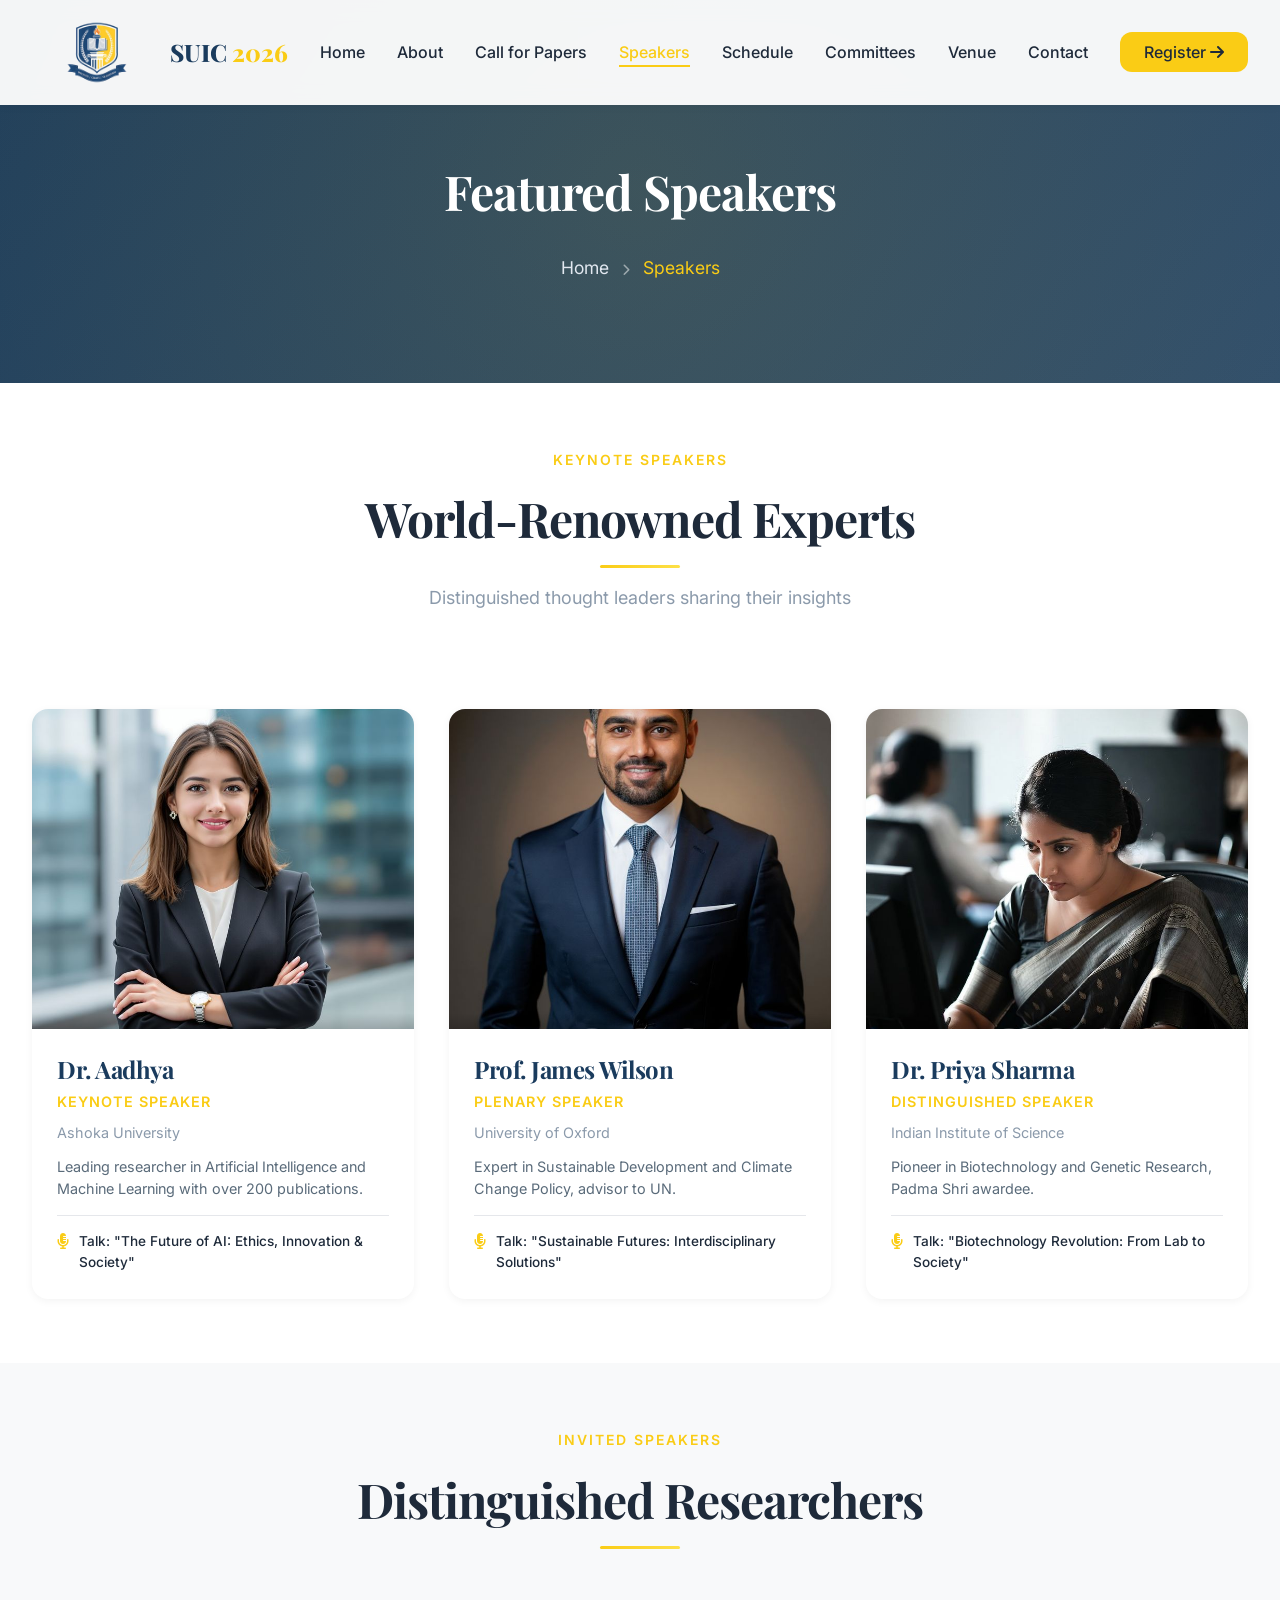
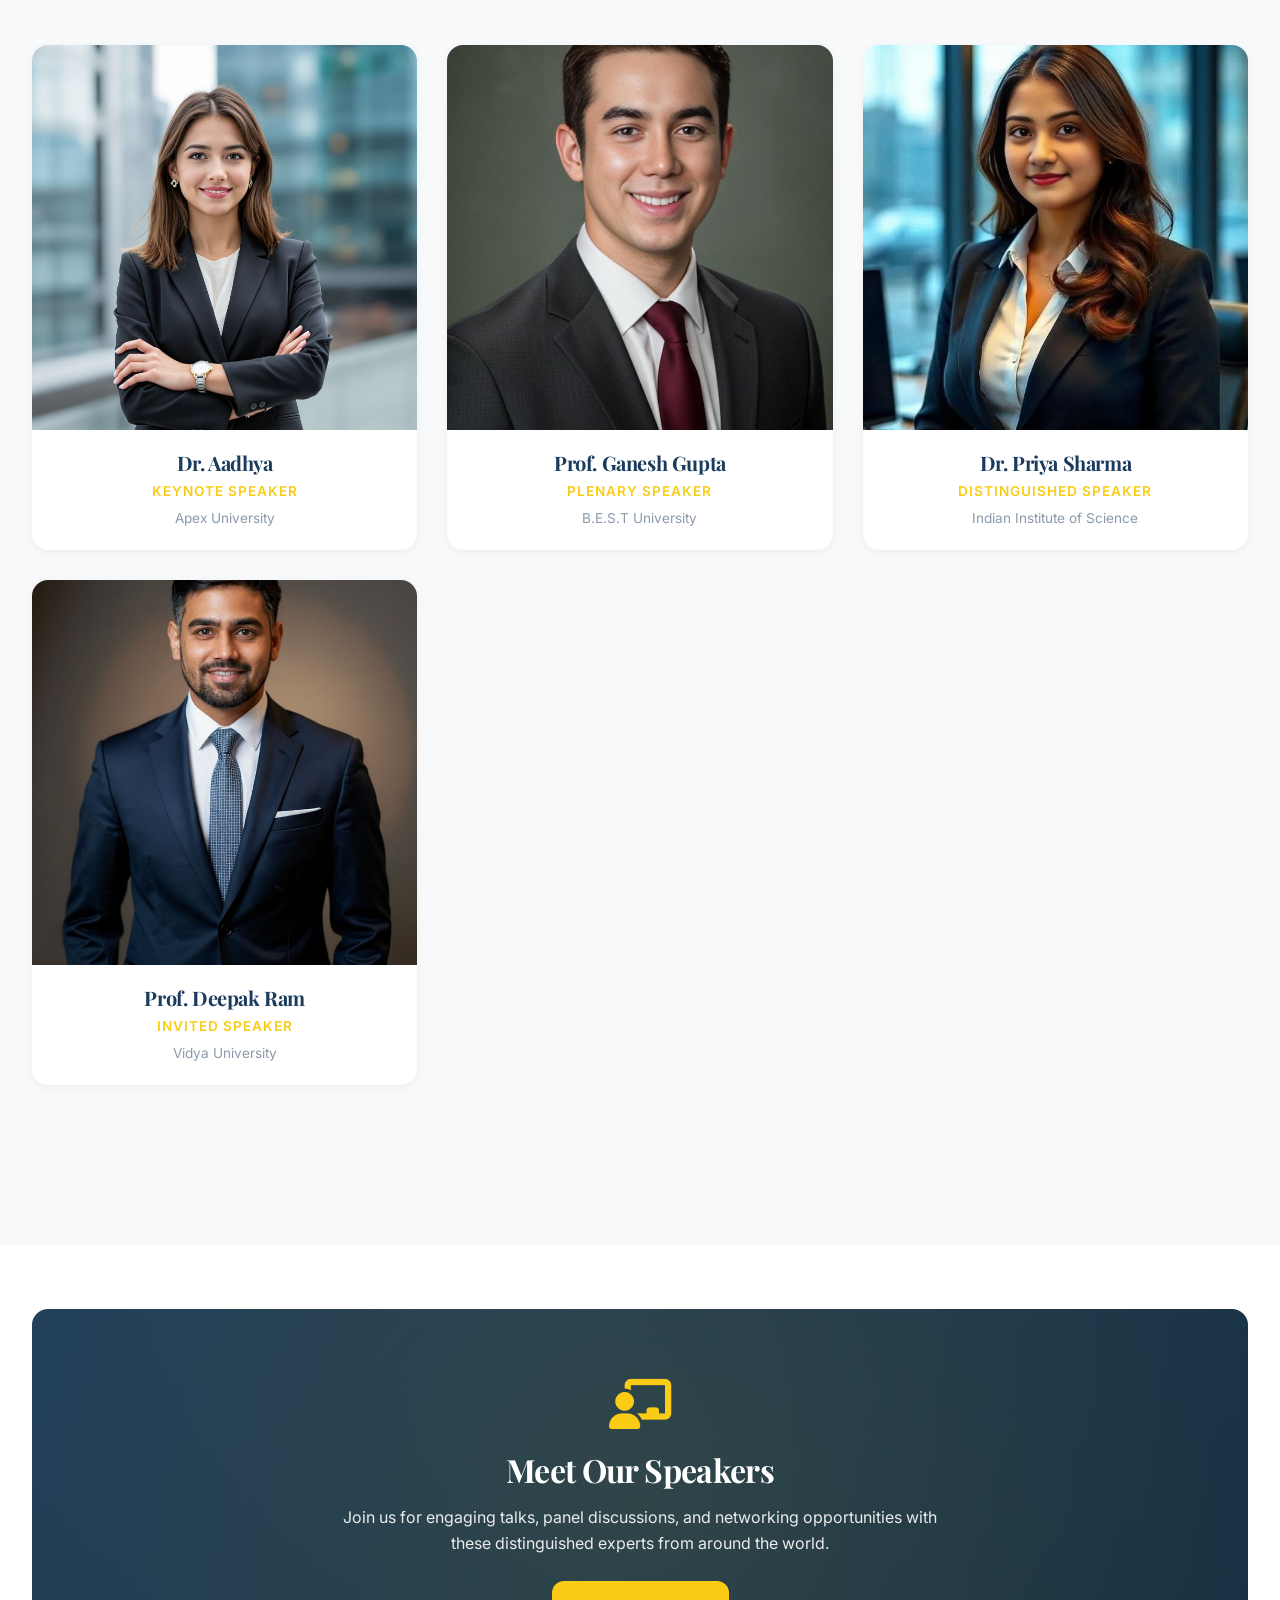
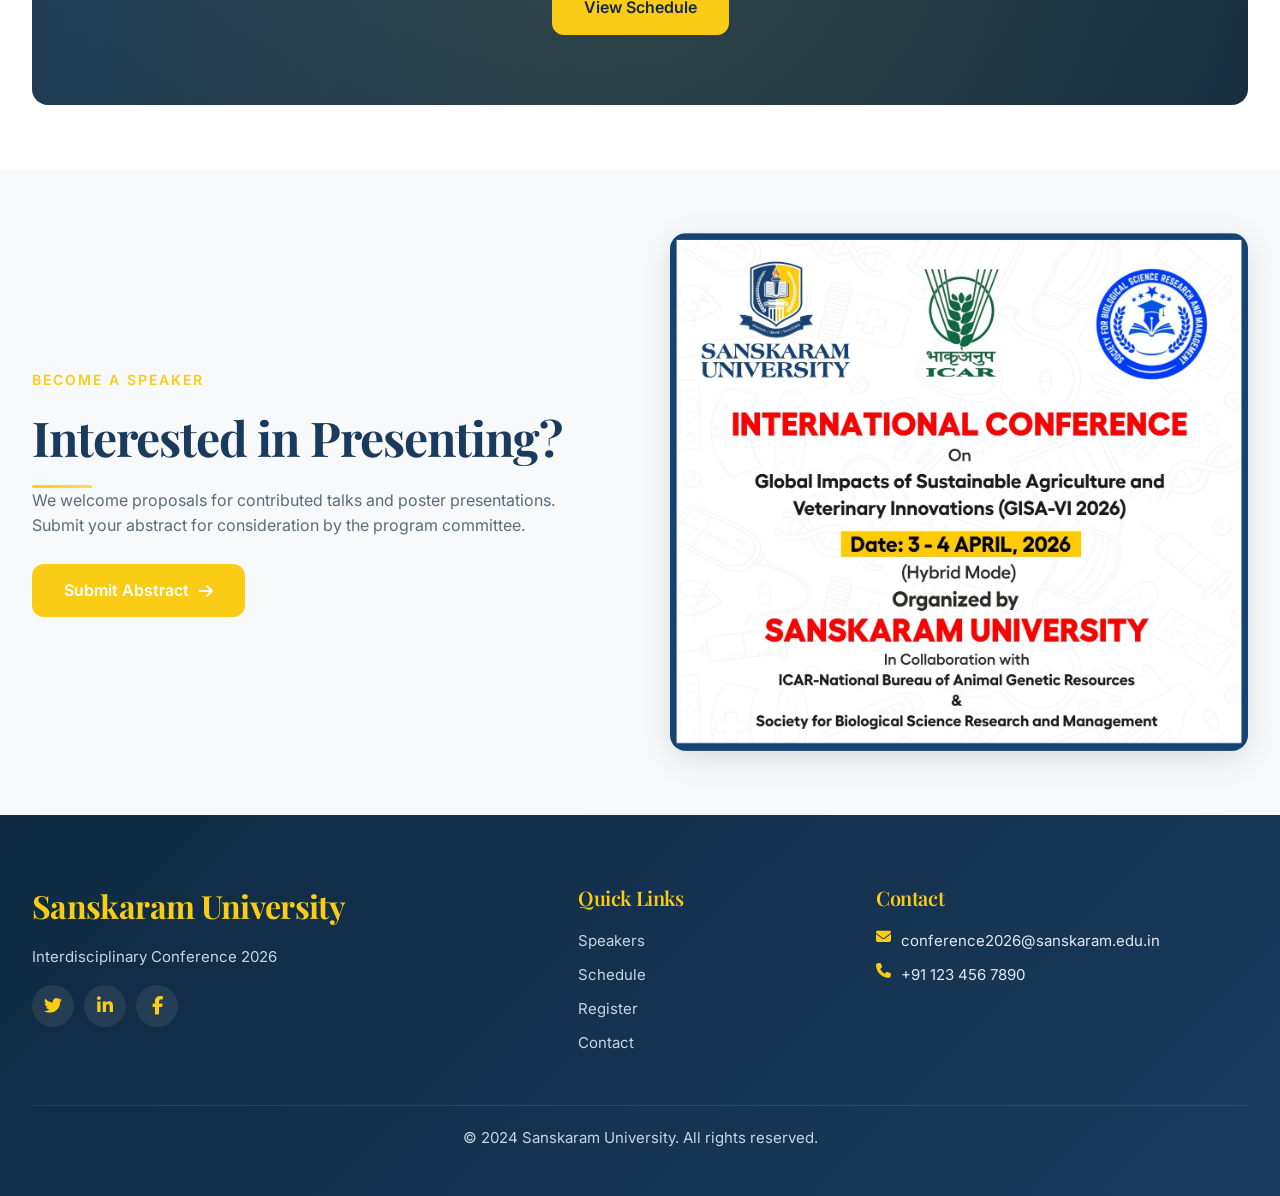
<file: speakers.html>
<!DOCTYPE html>
<html lang="en">
<head>
    <meta charset="UTF-8">
    <meta name="viewport" content="width=device-width, initial-scale=1.0">
    <meta name="description" content="Featured Speakers - Sanskaram University Interdisciplinary Conference 2026">
    <title>Speakers | SUIC 2026 - Sanskaram University</title>
    
    <!-- Fonts -->
    <link href="https://fonts.googleapis.com/css2?family=Inter:wght@300;400;500;600;700;800&family=Playfair+Display:wght@400;500;600;700;800;900&display=swap" rel="stylesheet">
    <link rel="stylesheet" href="https://cdnjs.cloudflare.com/ajax/libs/font-awesome/6.4.0/css/all.min.css">
    <link href="https://unpkg.com/aos@2.3.1/dist/aos.css" rel="stylesheet">
    
    <!-- Base Styles -->
    <link rel="stylesheet" href="css/base/variables.css">
    <link rel="stylesheet" href="css/base/reset.css">
    <link rel="stylesheet" href="css/base/typography.css">
    
    <!-- Layouts -->
    <link rel="stylesheet" href="css/layouts/container.css">
    <link rel="stylesheet" href="css/layouts/grid.css">
    <link rel="stylesheet" href="css/layouts/header.css">
    <link rel="stylesheet" href="css/layouts/footer.css">
    
    <!-- Components -->
    <link rel="stylesheet" href="css/components/buttons.css">
    <link rel="stylesheet" href="css/components/cards.css">
    <link rel="stylesheet" href="css/components/timeline.css">
    
    <!-- Page Specific -->
    <link rel="stylesheet" href="css/pages/speakers.css">
    
    <!-- Utilities -->
    <link rel="stylesheet" href="css/utilities/animations.css">
    <link rel="stylesheet" href="css/utilities/responsive.css">
    <link rel="stylesheet" href="css/utilities/helpers.css">
    
    <link rel="icon" type="image/x-icon" href="images/favicon.ico">
</head>
<body>
    <div class="preloader"><div class="loader"></div></div>
    
    <header class="header" id="header">
        <nav class="navbar">
            <div class="container">
                <div class="nav-wrapper">
                    <a href="index.html" class="logo">
                        <img src="images/logo3.png" alt="Sanskaram University" class="logo-img">
                        <span class="logo-text">SUIC <span class="logo-year">2026</span></span>
                    </a>
                    <button class="mobile-menu-btn"><i class="fas fa-bars"></i></button>
                    <ul class="nav-menu">
                        <li><a href="index.html">Home</a></li>
                        <li><a href="about.html">About</a></li>
                        <li><a href="call-for-papers.html">Call for Papers</a></li>
                        <li><a href="speakers.html" class="active">Speakers</a></li>
                        <li><a href="schedule.html">Schedule</a></li>
                        <li><a href="committees.html">Committees</a></li>
                        <li><a href="venue-travel.html">Venue</a></li>
                        <li><a href="contact.html">Contact</a></li>
                        <li><a href="registration.html" class="btn-register-nav">Register <i class="fas fa-arrow-right"></i></a></li>
                    </ul>
                </div>
            </div>
        </nav>
    </header>
    
    <main>
        <section class="page-header">
            <div class="container">
                <div class="page-header-content" data-aos="fade-up">
                    <h1>Featured Speakers</h1>
                    <nav class="breadcrumbs">
                        <a href="index.html">Home</a>
                        <i class="fas fa-chevron-right"></i>
                        <span>Speakers</span>
                    </nav>
                </div>
            </div>
        </section>
        
        <section class="section keynote-speakers">
            <div class="container">
                <div class="section-header" data-aos="fade-up">
                    <span class="section-tag">Keynote Speakers</span>
                    <h2>World-Renowned Experts</h2>
                    <div class="divider"></div>
                    <p class="section-subtitle">Distinguished thought leaders sharing their insights</p>
                </div>
                <div class="keynote-grid" id="keynoteSpeakersGrid">
                    <div class="keynote-card" data-aos="fade-up">
                        <div class="keynote-image">
                            <img src="images/speakers/PG 01.jpg" alt="Dr. Aadhya">
                            <div class="keynote-social">
                                <a href="#"><i class="fab fa-twitter"></i></a>
                                <a href="#"><i class="fab fa-linkedin-in"></i></a>
                                <a href="#"><i class="fas fa-globe"></i></a>
                            </div>
                        </div>
                        <div class="keynote-info">
                            <h3>Dr. Aadhya</h3>
                            <p class="keynote-title">Keynote Speaker</p>
                            <p class="keynote-affiliation">Ashoka University</p>
                            <p class="keynote-bio">Leading researcher in Artificial Intelligence and Machine Learning with over 200 publications.</p>
                            <div class="keynote-talk">
                                <i class="fas fa-microphone-alt"></i>
                                <span>Talk: "The Future of AI: Ethics, Innovation & Society"</span>
                            </div>
                        </div>
                    </div>
                    
                    <div class="keynote-card" data-aos="fade-up" data-aos-delay="100">
                        <div class="keynote-image">
                            <img src="images/speakers/PB 02.jpg" alt="Prof. James Wilson">
                            <div class="keynote-social">
                                <a href="#"><i class="fab fa-twitter"></i></a>
                                <a href="#"><i class="fab fa-linkedin-in"></i></a>
                                <a href="#"><i class="fas fa-globe"></i></a>
                            </div>
                        </div>
                        <div class="keynote-info">
                            <h3>Prof. James Wilson</h3>
                            <p class="keynote-title">Plenary Speaker</p>
                            <p class="keynote-affiliation">University of Oxford</p>
                            <p class="keynote-bio">Expert in Sustainable Development and Climate Change Policy, advisor to UN.</p>
                            <div class="keynote-talk">
                                <i class="fas fa-microphone-alt"></i>
                                <span>Talk: "Sustainable Futures: Interdisciplinary Solutions"</span>
                            </div>
                        </div>
                    </div>
                    
                    <div class="keynote-card" data-aos="fade-up" data-aos-delay="200">
                        <div class="keynote-image">
                            <img src="images/speakers/PG 03.jpg" alt="Dr. Priya Sharma">
                            <div class="keynote-social">
                                <a href="#"><i class="fab fa-twitter"></i></a>
                                <a href="#"><i class="fab fa-linkedin-in"></i></a>
                                <a href="#"><i class="fas fa-globe"></i></a>
                            </div>
                        </div>
                        <div class="keynote-info">
                            <h3>Dr. Priya Sharma</h3>
                            <p class="keynote-title">Distinguished Speaker</p>
                            <p class="keynote-affiliation">Indian Institute of Science</p>
                            <p class="keynote-bio">Pioneer in Biotechnology and Genetic Research, Padma Shri awardee.</p>
                            <div class="keynote-talk">
                                <i class="fas fa-microphone-alt"></i>
                                <span>Talk: "Biotechnology Revolution: From Lab to Society"</span>
                            </div>
                        </div>
                    </div>
                </div>
            </div>
        </section>
        
        <section class="section invited-speakers bg-light">
            <div class="container">
                <div class="section-header" data-aos="fade-up">
                    <span class="section-tag">Invited Speakers</span>
                    <h2>Distinguished Researchers</h2>
                    <div class="divider"></div>
                </div>
                <div class="speakers-grid" id="invitedSpeakersGrid">
                    <!-- Speakers loaded from JSON -->
                </div>
            </div>
        </section>
        
        <section class="section speaker-highlights">
            <div class="container">
                <div class="highlights-wrapper" data-aos="zoom-in">
                    <div class="highlights-content">
                        <i class="fas fa-chalkboard-teacher"></i>
                        <h3>Meet Our Speakers</h3>
                        <p>Join us for engaging talks, panel discussions, and networking opportunities with these distinguished experts from around the world.</p>
                        <a href="schedule.html" class="btn btn-primary">View Schedule</a>
                    </div>
                </div>
            </div>
        </section>
        
        <section class="section call-for-speakers">
            <div class="container">
                <div class="call-grid">
                    <div class="call-content" data-aos="fade-right">
                        <span class="section-tag">Become a Speaker</span>
                        <h2>Interested in Presenting?</h2>
                        <div class="divider-left"></div>
                        <p>We welcome proposals for contributed talks and poster presentations. Submit your abstract for consideration by the program committee.</p>
                        <a href="call-for-papers.html" class="btn btn-secondary">Submit Abstract <i class="fas fa-arrow-right"></i></a>
                    </div>
                    <div class="call-image" data-aos="fade-left">
                        <img src="images/speakers/SP 02.jpeg" alt="Conference Stage">
                    </div>
                </div>
            </div>
        </section>
    </main>
    
    <footer class="footer">
        <div class="container">
            <div class="footer-grid">
                <div class="footer-section"><h3>Sanskaram University</h3><p>Interdisciplinary Conference 2026</p><div class="social-links"><a href="#"><i class="fab fa-twitter"></i></a><a href="#"><i class="fab fa-linkedin-in"></i></a><a href="#"><i class="fab fa-facebook-f"></i></a></div></div>
                <div class="footer-section"><h4>Quick Links</h4><ul><li><a href="speakers.html">Speakers</a></li><li><a href="schedule.html">Schedule</a></li><li><a href="registration.html">Register</a></li><li><a href="contact.html">Contact</a></li></ul></div>
                <div class="footer-section"><h4>Contact</h4><ul class="contact-info"><li><i class="fas fa-envelope"></i> conference2026@sanskaram.edu.in</li><li><i class="fas fa-phone"></i> +91 123 456 7890</li></ul></div>
            </div>
            <div class="footer-bottom"><p>&copy; 2024 Sanskaram University. All rights reserved.</p></div>
        </div>
    </footer>
    
    <button id="backToTop" class="back-to-top"><i class="fas fa-arrow-up"></i></button>
    
    <script src="https://unpkg.com/aos@2.3.1/dist/aos.js"></script>
    <script src="js/main.js"></script>
    <script>
        AOS.init({ duration: 800, once: true });
        setTimeout(() => {
            document.querySelector('.preloader')?.classList.add('fade-out');
            setTimeout(() => document.querySelector('.preloader')?.remove(), 500);
        }, 800);
        
        // Load invited speakers
        fetch('data/speakers.json')
            .then(res => res.json())
            .then(speakers => {
                const grid = document.getElementById('invitedSpeakersGrid');
                if (grid) {
                    grid.innerHTML = speakers.map(speaker => `
                        <div class="speaker-card" data-aos="fade-up">
                            <div class="speaker-image-wrapper">
                                <img src="${speaker.image}" alt="${speaker.name}" class="speaker-image">
                                <div class="speaker-social">
                                    <a href="${speaker.twitter || '#'}"><i class="fab fa-twitter"></i></a>
                                    <a href="${speaker.linkedin || '#'}"><i class="fab fa-linkedin-in"></i></a>
                                </div>
                            </div>
                            <div class="speaker-info">
                                <h3 class="speaker-name">${speaker.name}</h3>
                                <p class="speaker-title">${speaker.title}</p>
                                <p class="speaker-affiliation">${speaker.affiliation}</p>
                            </div>
                        </div>
                    `).join('');
                }
            });
    </script>
</body>
</html>
</file>
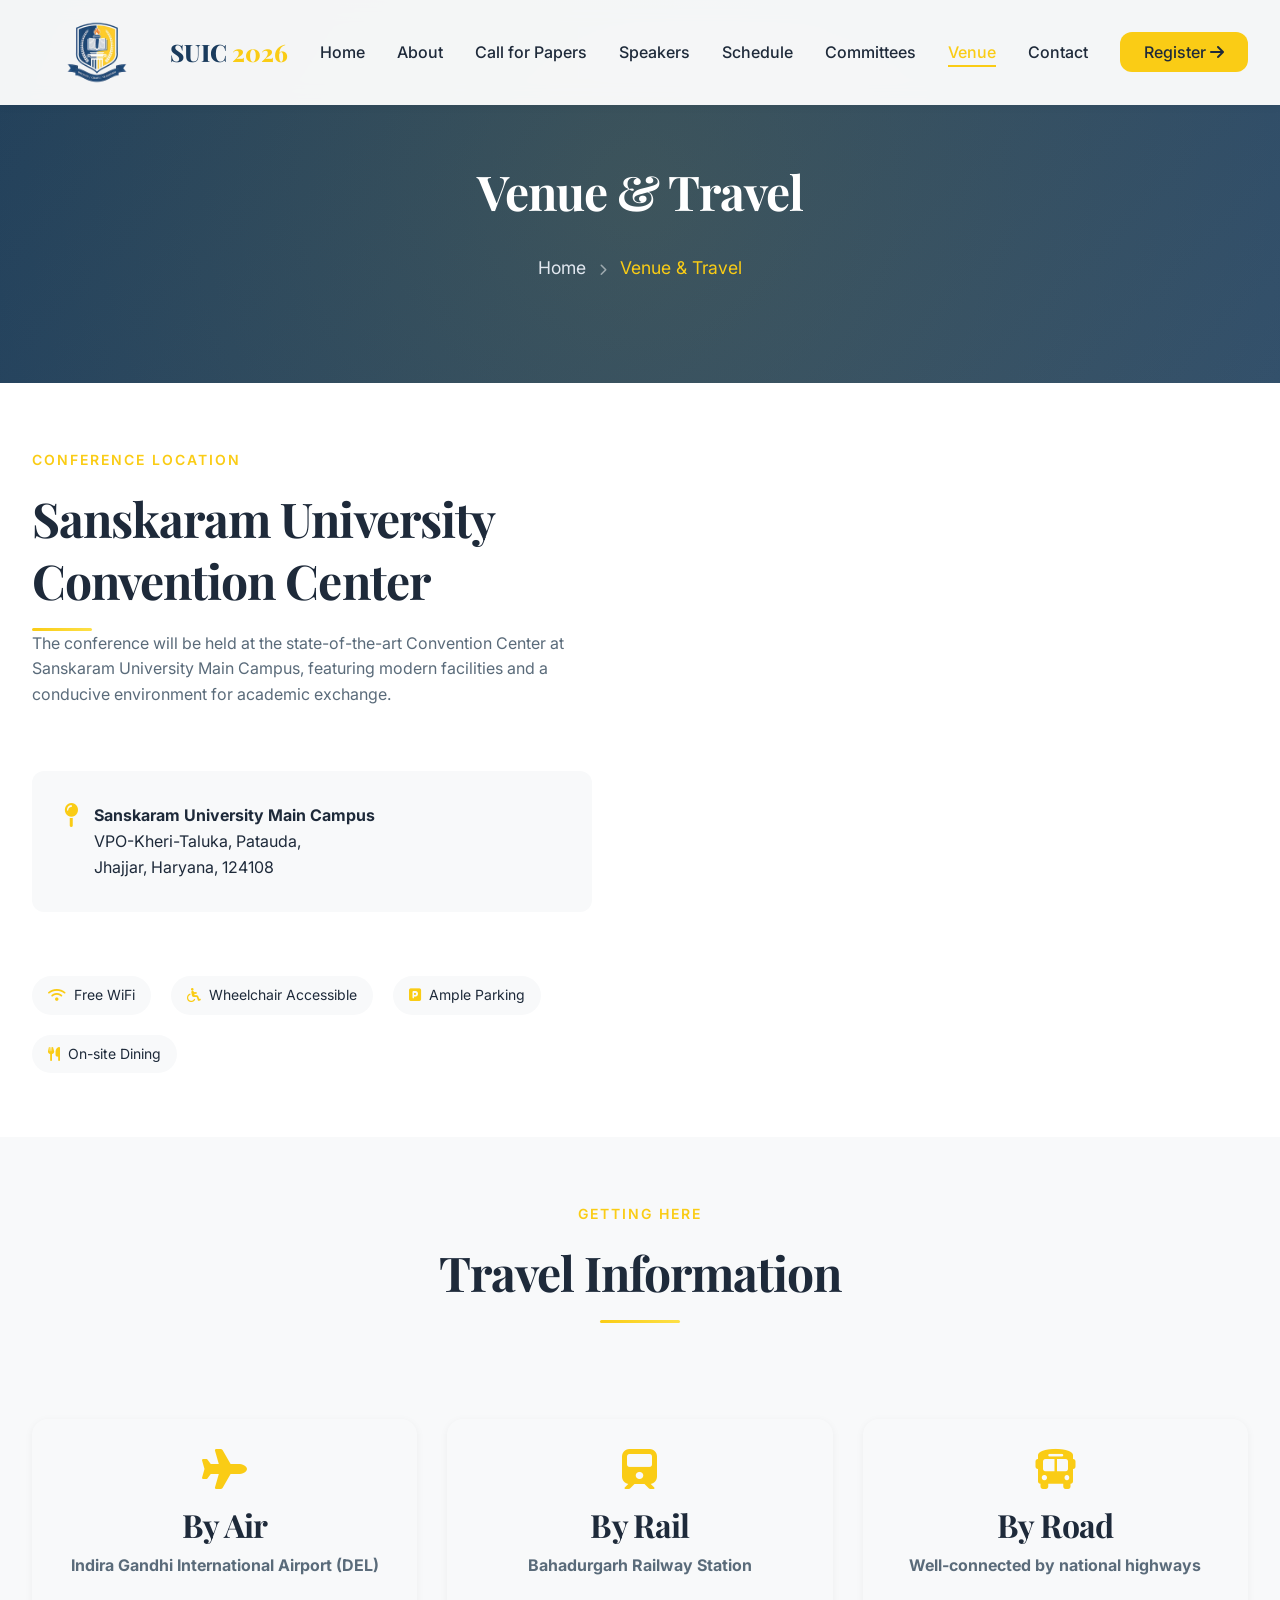
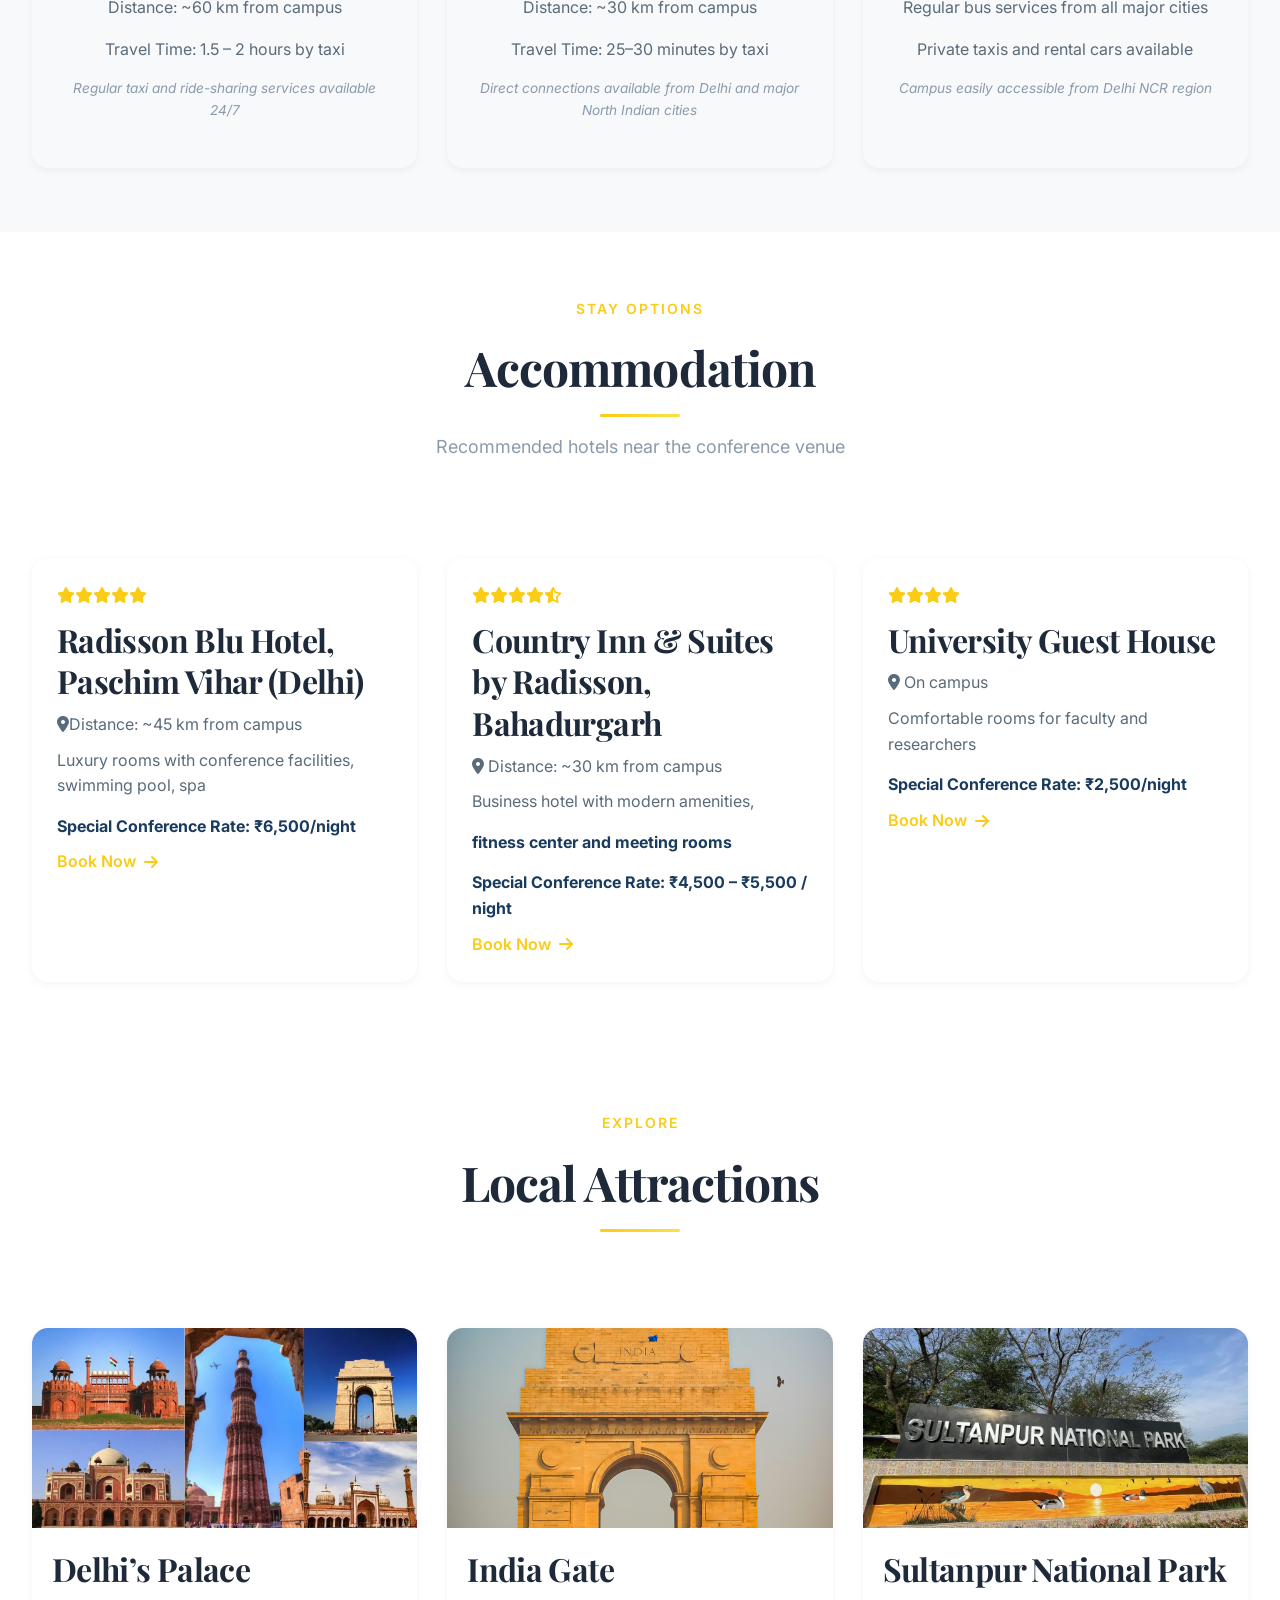
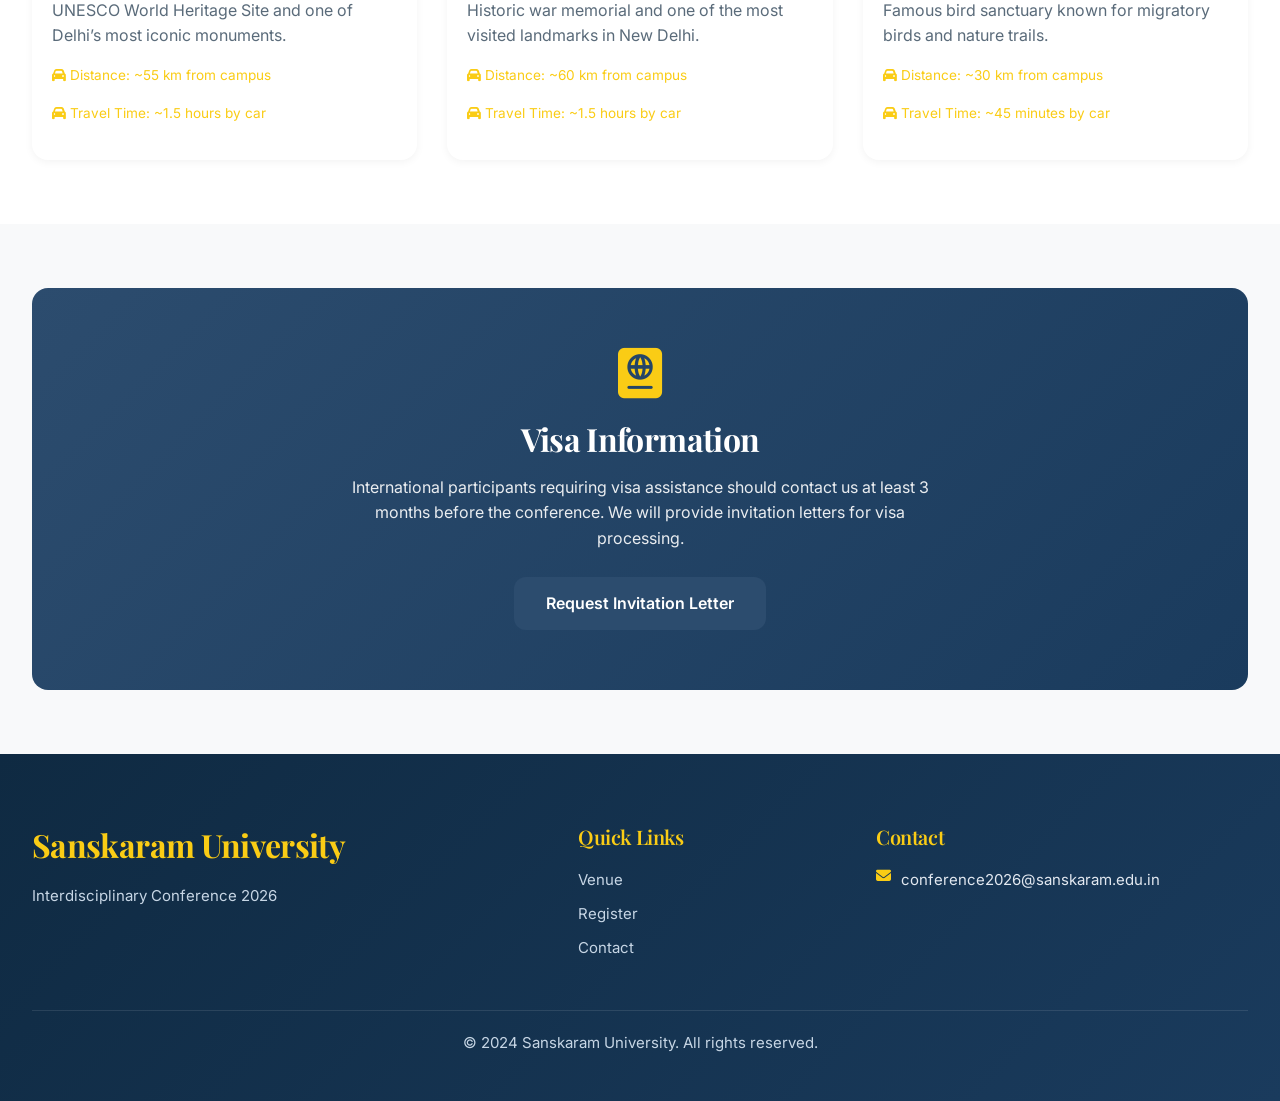
<file: venue-travel.html>
<!DOCTYPE html>
<html lang="en">
<head>
    <meta charset="UTF-8">
    <meta name="viewport" content="width=device-width, initial-scale=1.0">
    <meta name="description" content="Venue & Travel Information - Sanskaram University Interdisciplinary Conference 2026">
    <title>Venue & Travel | SUIC 2026 - Sanskaram University</title>
    
    <!-- Fonts -->
    <link href="https://fonts.googleapis.com/css2?family=Inter:wght@300;400;500;600;700;800&family=Playfair+Display:wght@400;500;600;700;800;900&display=swap" rel="stylesheet">
    <link rel="stylesheet" href="https://cdnjs.cloudflare.com/ajax/libs/font-awesome/6.4.0/css/all.min.css">
    <link href="https://unpkg.com/aos@2.3.1/dist/aos.css" rel="stylesheet">
    
    <!-- Base Styles -->
    <link rel="stylesheet" href="css/base/variables.css">
    <link rel="stylesheet" href="css/base/reset.css">
    <link rel="stylesheet" href="css/base/typography.css">
    
    <!-- Layouts -->
    <link rel="stylesheet" href="css/layouts/container.css">
    <link rel="stylesheet" href="css/layouts/grid.css">
    <link rel="stylesheet" href="css/layouts/header.css">
    <link rel="stylesheet" href="css/layouts/footer.css">
    
    <!-- Components -->
    <link rel="stylesheet" href="css/components/buttons.css">
    <link rel="stylesheet" href="css/components/cards.css">
    <link rel="stylesheet" href="css/components/timeline.css">
    
    <!-- Page Specific -->
    <link rel="stylesheet" href="css/pages/venue.css">
    
    <!-- Utilities -->
    <link rel="stylesheet" href="css/utilities/animations.css">
    <link rel="stylesheet" href="css/utilities/responsive.css">
    <link rel="stylesheet" href="css/utilities/helpers.css">
    
    <link rel="icon" type="image/x-icon" href="images/favicon.ico">
</head>
<body>
    <div class="preloader"><div class="loader"></div></div>
    
    <header class="header" id="header">
        <nav class="navbar">
            <div class="container">
                <div class="nav-wrapper">
                    <a href="index.html" class="logo">
                        <img src="images/logo3.png" alt="Sanskaram University" class="logo-img">
                        <span class="logo-text">SUIC <span class="logo-year">2026</span></span>
                    </a>
                    <button class="mobile-menu-btn"><i class="fas fa-bars"></i></button>
                    <ul class="nav-menu">
                        <li><a href="index.html">Home</a></li>
                        <li><a href="about.html">About</a></li>
                        <li><a href="call-for-papers.html">Call for Papers</a></li>
                        <li><a href="speakers.html">Speakers</a></li>
                        <li><a href="schedule.html">Schedule</a></li>
                        <li><a href="committees.html">Committees</a></li>
                        <li><a href="venue-travel.html" class="active">Venue</a></li>
                        <li><a href="contact.html">Contact</a></li>
                        <li><a href="registration.html" class="btn-register-nav">Register <i class="fas fa-arrow-right"></i></a></li>
                    </ul>
                </div>
            </div>
        </nav>
    </header>
    
    <main>
        <section class="page-header">
            <div class="container">
                <div class="page-header-content" data-aos="fade-up">
                    <h1>Venue & Travel</h1>
                    <nav class="breadcrumbs">
                        <a href="index.html">Home</a>
                        <i class="fas fa-chevron-right"></i>
                        <span>Venue & Travel</span>
                    </nav>
                </div>
            </div>
        </section>
        
        <section class="section venue-main">
            <div class="container">
                <div class="venue-grid">
                    <div class="venue-info" data-aos="fade-right">
                        <span class="section-tag">Conference Location</span>
                        <h2>Sanskaram University Convention Center</h2>
                        <div class="divider-left"></div>
                        <p>The conference will be held at the state-of-the-art Convention Center at Sanskaram University Main Campus, featuring modern facilities and a conducive environment for academic exchange.</p>
                        <div class="venue-address">
                            <i class="fas fa-map-pin"></i>
                            <div>
                                <strong>Sanskaram University Main Campus</strong><br>
                                VPO-Kheri-Taluka, Patauda, <br>
                                Jhajjar, Haryana, 124108<br>
                            </div>
                        </div>
                        <div class="venue-features">
                            <div class="feature"><i class="fas fa-wifi"></i> Free WiFi</div>
                            <div class="feature"><i class="fas fa-wheelchair"></i> Wheelchair Accessible</div>
                            <div class="feature"><i class="fas fa-parking"></i> Ample Parking</div>
                            <div class="feature"><i class="fas fa-utensils"></i> On-site Dining</div>
                        </div>
                    </div>
                    <div class="venue-map" data-aos="fade-left">
                        <div class="map-wrapper">
                            <iframe src="https://www.google.com/maps/embed?pb=!1m18!1m12!1m3!1d3888.123456789012!2d77.12345678901234!3d12.123456789012345!2m3!1f0!2f0!3f0!3m2!1i1024!2i768!4f13.1!3m3!1m2!1s0x3bae123456789012%3A0x1234567890123456!2sSanskaram%20University!5e0!3m2!1sen!2sin!4v1234567890123!5m2!1sen!2sin" width="100%" height="400" style="border:0;" allowfullscreen="" loading="lazy"></iframe>
                        </div>
                    </div>
                </div>
            </div>
        </section>
        
        <section class="section travel-info bg-light">
            <div class="container">
                <div class="section-header" data-aos="fade-up">
                    <span class="section-tag">Getting Here</span>
                    <h2>Travel Information</h2>
                    <div class="divider"></div>
                </div>
                <div class="travel-grid">
                    <div class="travel-card" data-aos="fade-up">
                        <i class="fas fa-plane"></i>
                        <h3>By Air</h3>
                        <p><strong>Indira Gandhi International Airport (DEL)</strong></p>
                        <p>Distance: ~60 km from campus</p>
                        <p>Travel Time: 1.5 – 2 hours by taxi</p>
                        <p class="travel-note">Regular taxi and ride-sharing services available 24/7</p>
                    </div>
                    <div class="travel-card" data-aos="fade-up" data-aos-delay="100">
                        <i class="fas fa-train"></i>
                        <h3>By Rail</h3>
                        <p><strong>Bahadurgarh Railway Station</strong></p>
                        <p>Distance: ~30 km from campus</p>
                        <p>Travel Time: 25–30 minutes by taxi</p>
                        <p class="travel-note">Direct connections available from Delhi and major North Indian cities</p>
                    </div>
                    <div class="travel-card" data-aos="fade-up" data-aos-delay="200">
                        <i class="fas fa-bus"></i>
                        <h3>By Road</h3>
                        <p><strong>Well-connected by national highways</strong></p>
                        <p>Regular bus services from all major cities</p>
                        <p>Private taxis and rental cars available</p>
                        <p class="travel-note">Campus easily accessible from Delhi NCR region</p>
                    </div>
                </div>
            </div>
        </section>
        
        <section class="section accommodation">
            <div class="container">
                <div class="section-header" data-aos="fade-up">
                    <span class="section-tag">Stay Options</span>
                    <h2>Accommodation</h2>
                    <div class="divider"></div>
                    <p class="section-subtitle">Recommended hotels near the conference venue</p>
                </div>
                <div class="accommodation-grid">
                    <div class="hotel-card" data-aos="fade-up">
                        <div class="hotel-rating">
                            <i class="fas fa-star"></i><i class="fas fa-star"></i><i class="fas fa-star"></i><i class="fas fa-star"></i><i class="fas fa-star"></i>
                        </div>
                        <h3>Radisson Blu Hotel, Paschim Vihar (Delhi)</h3>
                        <p><i class="fas fa-map-marker-alt"></i>Distance: ~45 km from campus
                        </p>
                        <p>Luxury rooms with conference facilities, swimming pool, spa</p>
                        <p class="price">Special Conference Rate: ₹6,500/night</p>
                        <a href="#" class="btn-link">Book Now <i class="fas fa-arrow-right"></i></a>
                    </div>
                    <div class="hotel-card" data-aos="fade-up" data-aos-delay="100">
                        <div class="hotel-rating">
                            <i class="fas fa-star"></i><i class="fas fa-star"></i><i class="fas fa-star"></i><i class="fas fa-star"></i><i class="fas fa-star-half-alt"></i>
                        </div>
                        <h3>Country Inn & Suites by Radisson, Bahadurgarh</h3>
                        <p><i class="fas fa-map-marker-alt"></i> Distance: ~30 km from campus</p>
                        <p>Business hotel with modern amenities,</p>
                        <p class="price">fitness center and meeting rooms</p>
                        <p class="price">Special Conference Rate: ₹4,500 – ₹5,500 / night</p>
                        <a href="#" class="btn-link">Book Now <i class="fas fa-arrow-right"></i></a>
                    </div>
                    <div class="hotel-card" data-aos="fade-up" data-aos-delay="200">
                        <div class="hotel-rating">
                            <i class="fas fa-star"></i><i class="fas fa-star"></i><i class="fas fa-star"></i><i class="fas fa-star"></i>
                        </div>
                        <h3>University Guest House</h3>
                        <p><i class="fas fa-map-marker-alt"></i> On campus</p>
                        <p>Comfortable rooms for faculty and researchers</p>
                        <p class="price">Special Conference Rate: ₹2,500/night</p>
                        <a href="#" class="btn-link">Book Now <i class="fas fa-arrow-right"></i></a>
                    </div>
                </div>
            </div>
        </section>
        
        <section class="section local-attractions">
            <div class="container">
                <div class="section-header" data-aos="fade-up">
                    <span class="section-tag">Explore</span>
                    <h2>Local Attractions</h2>
                    <div class="divider"></div>
                </div>
                <div class="attractions-grid">
                    <div class="attraction-card" data-aos="fade-up">
                        <img src="images/venue/DP 01.jpg" alt="Delhi’s Palace">
                        <div class="attraction-info">
                            <h3>Delhi’s Palace</h3>
                            <p>UNESCO World Heritage Site and one of Delhi’s most iconic monuments.
                            </p>                            
                            <p class="distance"><i class="fas fa-car"></i> Distance: ~55 km from campus</p>
                            <p class="distance"><i class="fas fa-car"></i> Travel Time: ~1.5 hours by car</p>
                        </div>
                    </div>
                    <div class="attraction-card" data-aos="fade-up" data-aos-delay="100">
                        <img src="images/venue/IG 01.jpg" alt="India Gate">
                        <div class="attraction-info">
                            <h3>India Gate</h3>
                            <p>Historic war memorial and one of the most visited landmarks in New Delhi.</p>
                            <p class="distance"><i class="fas fa-car"></i> Distance: ~60 km from campus</p>
                            <p class="distance"><i class="fas fa-car"></i> Travel Time: ~1.5 hours by car</p>
                        </div>
                    </div>
                    <div class="attraction-card" data-aos="fade-up" data-aos-delay="200">
                        <img src="images/venue/SNP 01.jpg" alt="Sultanpur National Park">
                        <div class="attraction-info">
                            <h3>Sultanpur National Park</h3>
                            <p>Famous bird sanctuary known for migratory birds and nature trails.</p>
                            <p class="distance"><i class="fas fa-car"></i> Distance: ~30 km from campus</p>
                            <p class="distance"><i class="fas fa-car"></i> Travel Time: ~45 minutes by car</p>
                        </div>
                    </div>
                </div>
            </div>
        </section>
        
        <section class="section visa-info bg-light">
            <div class="container">
                <div class="visa-wrapper" data-aos="zoom-in">
                    <i class="fas fa-passport"></i>
                    <h3>Visa Information</h3>
                    <p>International participants requiring visa assistance should contact us at least 3 months before the conference. We will provide invitation letters for visa processing.</p>
                    <a href="contact.html" class="btn btn-primary">Request Invitation Letter</a>
                </div>
            </div>
        </section>
    </main>
    
    <footer class="footer">
        <div class="container">
            <div class="footer-grid">
                <div class="footer-section"><h3>Sanskaram University</h3><p>Interdisciplinary Conference 2026</p></div>
                <div class="footer-section"><h4>Quick Links</h4><ul><li><a href="venue-travel.html">Venue</a></li><li><a href="registration.html">Register</a></li><li><a href="contact.html">Contact</a></li></ul></div>
                <div class="footer-section"><h4>Contact</h4><ul class="contact-info"><li><i class="fas fa-envelope"></i> conference2026@sanskaram.edu.in</li></ul></div>
            </div>
            <div class="footer-bottom"><p>&copy; 2024 Sanskaram University. All rights reserved.</p></div>
        </div>
    </footer>
    
    <button id="backToTop" class="back-to-top"><i class="fas fa-arrow-up"></i></button>
    
    <script src="https://unpkg.com/aos@2.3.1/dist/aos.js"></script>
    <script src="js/main.js"></script>
    <script>
        AOS.init({ duration: 800, once: true });
        setTimeout(() => {
            document.querySelector('.preloader')?.classList.add('fade-out');
            setTimeout(() => document.querySelector('.preloader')?.remove(), 500);
        }, 800);
    </script>
</body>
</html>
</file>
<file: css/base/variables.css>
/* ========================================
   CSS VARIABLES - Global Design Tokens
   ======================================== */

:root {
    /* Colors */
    --primary: #1A3B5D;
    --primary-dark: #0F2A42;
    --primary-light: #2C4C6E;
    --secondary: #FACC15;
    --secondary-dark: #EAB308;
    --secondary-light: #FDE047;
    --accent: #2C7A6E;
    --text-dark: #1E2A3A;
    --text-light: #5A6B7A;
    --text-muted: #8B9AAB;
    --bg-light: #F8F9FA;
    --bg-white: #FFFFFF;
    --bg-gray: #F3F4F6;
    --border: #E5E7EB;
    --success: #10B981;
    --warning: #F59E0B;
    --error: #EF4444;
    
    /* Shadows */
    --shadow-sm: 0 2px 8px rgba(0, 0, 0, 0.05);
    --shadow-md: 0 4px 16px rgba(0, 0, 0, 0.08);
    --shadow-lg: 0 8px 32px rgba(0, 0, 0, 0.12);
    --shadow-xl: 0 16px 48px rgba(0, 0, 0, 0.16);
    --shadow-hover: 0 12px 40px rgba(0, 0, 0, 0.15);
    
    /* Spacing */
    --spacing-xs: 0.5rem;
    --spacing-sm: 1rem;
    --spacing-md: 2rem;
    --spacing-lg: 4rem;
    --spacing-xl: 6rem;
    --spacing-2xl: 8rem;
    
    /* Border Radius */
    --radius-sm: 0.5rem;
    --radius-md: 0.75rem;
    --radius-lg: 1rem;
    --radius-xl: 1.5rem;
    
    /* Transitions */
    --transition-fast: 0.2s ease;
    --transition-base: 0.3s ease;
    --transition-slow: 0.5s ease;
}
</file>
<file: css/base/typography.css>
/* ========================================
   TYPOGRAPHY
   ======================================== */

h1, h2, h3, h4, h5, h6 {
    font-family: 'Playfair Display', Georgia, serif;
    font-weight: 700;
    line-height: 1.3;
    letter-spacing: -0.02em;
}

h1 {
    font-size: clamp(2.5rem, 5vw, 4rem);
    margin-bottom: var(--spacing-md);
}

h2 {
    font-size: clamp(2rem, 4vw, 3rem);
    margin-bottom: var(--spacing-sm);
}

h3 {
    font-size: clamp(1.5rem, 3vw, 2rem);
    margin-bottom: var(--spacing-xs);
}

h4 {
    font-size: 1.25rem;
    margin-bottom: var(--spacing-xs);
}

p {
    margin-bottom: var(--spacing-sm);
    color: var(--text-light);
}

.section-tag {
    display: inline-block;
    font-size: 0.875rem;
    text-transform: uppercase;
    letter-spacing: 2px;
    font-weight: 600;
    color: var(--secondary);
    margin-bottom: var(--spacing-sm);
}

.section-subtitle {
    font-size: 1.125rem;
    color: var(--text-muted);
    max-width: 600px;
    margin: var(--spacing-sm) auto 0;
}

.divider {
    width: 80px;
    height: 3px;
    background: linear-gradient(90deg, var(--secondary), var(--secondary-light));
    margin: var(--spacing-sm) auto 0;
    border-radius: var(--radius-sm);
}

.divider-left {
    width: 60px;
    height: 3px;
    background: linear-gradient(90deg, var(--secondary), var(--secondary-light));
    margin: var(--spacing-sm) 0 0;
    border-radius: var(--radius-sm);
}
</file>
<file: css/layouts/container.css>
/* ========================================
   CONTAINER & SECTION STYLES
   ======================================== */

.container {
    max-width: 1280px;
    margin: 0 auto;
    padding: 0 var(--spacing-md);
}

.section {
    padding: var(--spacing-lg) 0;
}

.section-header {
    text-align: center;
    margin-bottom: var(--spacing-xl);
}

.section-header-left {
    margin-bottom: var(--spacing-lg);
}

/* Page Header */
.page-header {
    background: linear-gradient(135deg, var(--primary), var(--primary-light));
    padding: 160px 0 100px;
    text-align: center;
    color: var(--white);
    position: relative;
    overflow: hidden;
}

.page-header::before {
    content: '';
    position: absolute;
    top: -50%;
    right: -50%;
    width: 200%;
    height: 200%;
    background: radial-gradient(circle, rgba(250,204,21,0.12) 0%, transparent 70%);
    animation: rotate 20s linear infinite;
}

.page-header-content {
    position: relative;
    z-index: 1;
}

.page-header h1 {
    font-size: 3rem;
    color: #ffffff;
    font-weight: 700;
}

.breadcrumbs {
    margin-top: 12px;
    font-size: 1.1rem;
}

.breadcrumbs a {
    color: #E2E8F0;
    text-decoration: none;
}

.breadcrumbs span {
    color: var(--secondary);
}

.breadcrumbs a:hover {
    color: var(--secondary);
}

.breadcrumbs i {
    font-size: 0.75rem;
    color: rgba(255,255,255,0.5);
    margin: 0 8px;
}

@keyframes rotate {
    from { transform: rotate(0deg); }
    to { transform: rotate(360deg); }
}

@media (max-width: 768px) {
    .page-header {
        padding: 120px 0 80px;
    }
    
    .page-header h1 {
        font-size: 2rem;
    }
    
    .page-header h1::after {
        content: "";
        display: block;
        width: 70px;
        height: 3px;
        background: var(--secondary);
        margin: 15px auto 0;
    }
}
</file>
<file: css/layouts/grid.css>
/* ========================================
   GRID SYSTEMS
   ======================================== */

.about-grid {
    display: grid;
    grid-template-columns: 1fr 1fr;
    gap: var(--spacing-xl);
    align-items: center;
}

.venue-grid {
    display: grid;
    grid-template-columns: 1fr 1fr;
    gap: var(--spacing-xl);
    align-items: center;
}

.footer-grid {
    display: grid;
    grid-template-columns: 2fr 1fr 1.5fr;
    gap: 50px;
}

/* Speakers Grid */
.speakers-grid {
    display: grid;
    grid-template-columns: repeat(auto-fit, minmax(300px, 1fr));
    gap: var(--spacing-lg);
    margin-bottom: var(--spacing-xl);
}

@media (max-width: 1024px) {
    .about-grid,
    .venue-grid {
        gap: 3rem;
    }
}

@media (max-width: 768px) {
    .about-grid,
    .venue-grid {
        grid-template-columns: 1fr;
        gap: 2rem;
    }
    
    .footer-grid {
        grid-template-columns: 1fr;
        gap: 2rem;
        text-align: center;
    }
    
    .speakers-grid {
        grid-template-columns: 1fr;
        gap: 1.5rem;
    }
}
</file>
<file: css/layouts/header.css>
/* ========================================
   HEADER & NAVIGATION
   ======================================== */

.header {
    position: fixed;
    top: 0;
    width: 100%;
    background: rgba(255, 255, 255, 0.95);
    backdrop-filter: blur(10px);
    box-shadow: var(--shadow-sm);
    z-index: 1000;
    transition: var(--transition-base);
}

.header.scrolled {
    background: rgba(255, 255, 255, 0.98);
    box-shadow: var(--shadow-md);
}

.navbar {
    padding: 20px 0;
}

.nav-wrapper {
    display: flex;
    justify-content: space-between;
    align-items: center;
}

.logo {
    display: flex;
    align-items: center;
    gap: var(--spacing-xs);
    text-decoration: none;
    transition: var(--transition-base);
}

.logo-img {
    height: 65px;
    width: auto;
}

.logo-text {
    font-size: 1.5rem;
    font-weight: 800;
    color: var(--primary);
    font-family: 'Playfair Display', serif;
}

.logo-year {
    color: var(--secondary);
}

.nav-menu {
    display: flex;
    gap: var(--spacing-md);
    list-style: none;
    align-items: center;
}

.nav-menu a {
    text-decoration: none;
    color: var(--text-dark);
    font-weight: 500;
    transition: var(--transition-base);
    position: relative;
}

.nav-menu a:not(.btn-register-nav):after {
    content: '';
    position: absolute;
    bottom: -5px;
    left: 0;
    width: 0;
    height: 2px;
    background: var(--secondary);
    transition: var(--transition-base);
}

.nav-menu a:not(.btn-register-nav):hover:after,
.nav-menu a.active:not(.btn-register-nav):after {
    width: 100%;
}

.nav-menu a:not(.btn-register-nav):hover,
.nav-menu a.active:not(.btn-register-nav) {
    color: var(--secondary);
}

.btn-register-nav {
    background: var(--secondary);
    color: var(--white) !important;
    padding: 0.625rem 1.5rem;
    border-radius: var(--radius-md);
    transition: var(--transition-base);
}

.btn-register-nav:hover {
    background: var(--secondary-dark);
    transform: translateY(-2px);
}

.mobile-menu-btn {
    display: none;
    background: none;
    border: none;
    font-size: 1.75rem;
    cursor: pointer;
    color: var(--primary);
}

@media (max-width: 768px) {
    .mobile-menu-btn {
        display: block;
    }
    
    .nav-menu {
        position: fixed;
        top: 0;
        right: -100%;
        width: 80%;
        max-width: 400px;
        height: 100vh;
        background: var(--white);
        flex-direction: column;
        padding: 5rem 2rem;
        box-shadow: var(--shadow-lg);
        transition: right 0.3s ease;
        z-index: 999;
        gap: 1.5rem;
    }
    
    .nav-menu.active {
        right: 0;
    }
    
    .nav-menu a {
        font-size: 1.125rem;
    }
    
    .btn-register-nav {
        display: inline-block;
        text-align: center;
    }
}
</file>
<file: css/layouts/footer.css>
/* ========================================
   FOOTER STYLES
   ======================================== */

.footer {
    background: linear-gradient(135deg, #0F2A42, #1A3B5D);
    color: #E2E8F0;
    padding: 70px 0 30px;
    font-size: 15px;
}

.footer h3 {
    color: var(--secondary);
    margin-bottom: 18px;
    font-weight: 700;
}

.footer h4 {
    color: var(--secondary);
    margin-bottom: 18px;
    font-weight: 600;
}

.footer p {
    color: #c7d6e5;
}

.footer-section ul {
    list-style: none;
}

.footer-section ul li {
    margin-bottom: 10px;
}

.footer-section ul li a {
    color: #c7d6e5;
    text-decoration: none;
    transition: 0.3s;
    display: inline-flex;
    align-items: center;
    gap: 8px;
}

.footer-section ul li a:hover {
    color: var(--secondary);
    padding-left: 4px;
}

.contact-info li {
    display: flex;
    gap: 10px;
    margin-bottom: 10px;
}

.contact-info i,
.footer .dates-list i {
    color: var(--secondary);
}

.social-links {
    display: flex;
    gap: 10px;
    margin-top: 15px;
}

.social-links a {
    width: 42px;
    height: 42px;
    display: flex;
    align-items: center;
    justify-content: center;
    background: rgba(255,255,255,0.08);
    border-radius: 50%;
    color: var(--secondary);
    font-size: 18px;
    transition: 0.3s ease;
}

.social-links a:hover {
    background: var(--secondary);
    color: #ffffff;
    transform: translateY(-4px);
}

.footer-bottom {
    margin-top: 40px;
    padding-top: 20px;
    border-top: 1px solid rgba(255,255,255,0.1);
    text-align: center;
    color: #aab8c5;
}

@media (max-width: 768px) {
    .footer-section h3,
    .footer-section h4 {
        font-size: 1.25rem;
    }
    
    .social-links {
        justify-content: center;
    }
    
    .contact-info li {
        justify-content: center;
        text-align: center;
    }
}
</file>
<file: css/components/buttons.css>
/* ========================================
   BUTTON STYLES
   ======================================== */

.btn {
    display: inline-flex;
    align-items: center;
    justify-content: center;
    gap: 10px;
    padding: 14px 32px;
    text-decoration: none;
    font-weight: 600;
    border-radius: var(--radius-md);
    transition: var(--transition-base);
    cursor: pointer;
    border: none;
    font-size: 1rem;
}

.btn:hover {
    transform: translateY(-3px);
}

.btn-primary {
    background: var(--primary-light);
    color: #ffffff;
}

.btn-primary:hover {
    background: var(--primary-dark);
    transform: translateY(-2px);
    box-shadow: var(--shadow-md);
}

.btn-secondary {
    background: var(--secondary);
    color: #ffffff;
}

.btn-secondary:hover {
    background: var(--secondary-dark);
    transform: translateY(-2px);
    box-shadow: var(--shadow-md);
}

.btn-outline {
    background: transparent;
    color: var(--primary);
    border: 2px solid var(--primary);
}

.btn-outline:hover {
    background: var(--primary);
    color: var(--white);
    transform: translateY(-2px);
}

.btn-link {
    color: var(--secondary);
    text-decoration: none;
    font-weight: 600;
    display: inline-flex;
    align-items: center;
    gap: var(--spacing-xs);
    transition: var(--transition-base);
}

.btn-link:hover {
    gap: var(--spacing-sm);
    color: var(--secondary-dark);
}

.back-to-top {
    position: fixed;
    bottom: var(--spacing-lg);
    right: var(--spacing-lg);
    width: 50px;
    height: 50px;
    background: var(--secondary);
    color: var(--white);
    border: none;
    border-radius: 50%;
    cursor: pointer;
    display: none;
    align-items: center;
    justify-content: center;
    transition: var(--transition-base);
    z-index: 999;
    box-shadow: var(--shadow-md);
}

.back-to-top:hover {
    background: var(--secondary-dark);
    transform: translateY(-3px);
}

.back-to-top.show {
    display: flex;
}

@media (max-width: 768px) {
    .btn {
        padding: 0.75rem 1.5rem;
        font-size: 0.875rem;
    }
    
    .back-to-top {
        bottom: 1rem;
        right: 1rem;
        width: 40px;
        height: 40px;
    }
}
</file>
<file: css/components/cards.css>
/* ========================================
   CARD COMPONENTS
   ======================================== */

/* Image Wrapper */
.image-wrapper {
    position: relative;
    border-radius: var(--radius-xl);
    overflow: hidden;
    box-shadow: var(--shadow-lg);
}

.image-wrapper img {
    width: 100%;
    height: 350px;
    object-fit: cover;
    display: block;
    transition: var(--transition-slow);
}

.image-wrapper:hover img {
    transform: scale(1.05);
}

.image-overlay {
    position: absolute;
    top: 0;
    left: 0;
    right: 0;
    bottom: 0;
    background: linear-gradient(135deg, rgba(198, 164, 63, 0.2), rgba(26, 59, 93, 0.2));
}

/* Stats */
.about-stats {
    display: grid;
    grid-template-columns: repeat(4, 1fr);
    gap: var(--spacing-md);
    margin-bottom: var(--spacing-lg);
}

.stat {
    text-align: center;
}

.stat-number {
    display: block;
    font-size: 2rem;
    font-weight: 800;
    color: var(--primary);
    font-family: 'Playfair Display', serif;
}

.stat-label {
    font-size: 0.875rem;
    color: var(--text-muted);
}

@media (max-width: 768px) {
    .about-stats {
        grid-template-columns: repeat(2, 1fr);
        gap: 1rem;
    }
    
    .stat-number {
        font-size: 1.5rem;
    }
    
    .stat-label {
        font-size: 0.75rem;
    }
}
</file>
<file: css/components/timeline.css>
/* ========================================
   TIMELINE COMPONENT
   ======================================== */

.timeline {
    position: relative;
    max-width: 800px;
    margin: 0 auto;
}

.timeline::before {
    content: '';
    position: absolute;
    left: 50%;
    transform: translateX(-50%);
    width: 2px;
    height: 100%;
    background: linear-gradient(to bottom, var(--secondary), var(--primary));
}

.timeline-item {
    margin-bottom: var(--spacing-xl);
    position: relative;
}

.timeline-content {
    position: relative;
    width: calc(50% - 40px);
    padding: var(--spacing-md);
    background: var(--bg-white);
    border-radius: var(--radius-lg);
    box-shadow: var(--shadow-sm);
    transition: var(--transition-base);
}

.timeline-item:nth-child(odd) .timeline-content {
    margin-left: auto;
}

.timeline-item:nth-child(even) .timeline-content {
    margin-right: auto;
}

.timeline-content:hover {
    transform: translateY(-4px);
    box-shadow: var(--shadow-md);
}

.timeline-date {
    display: inline-block;
    padding: 0.25rem 1rem;
    background: var(--secondary);
    color: var(--white);
    border-radius: 50px;
    font-size: 0.875rem;
    font-weight: 600;
    margin-bottom: var(--spacing-sm);
}

.timeline-content h3 {
    margin-bottom: var(--spacing-xs);
    font-size: 1.25rem;
}

.timeline-badge {
    position: absolute;
    top: 50%;
    transform: translateY(-50%);
    width: 20px;
    height: 20px;
    background: var(--secondary);
    border: 3px solid var(--primary);
    border-radius: 50%;
    z-index: 1;
}

.timeline-item:nth-child(odd) .timeline-badge {
    left: -50px;
}

.timeline-item:nth-child(even) .timeline-badge {
    right: -50px;
}

@media (max-width: 768px) {
    .timeline::before {
        left: 30px;
    }
    
    .timeline-content {
        width: calc(100% - 70px);
        margin-left: 70px !important;
    }
    
    .timeline-item:nth-child(odd) .timeline-badge,
    .timeline-item:nth-child(even) .timeline-badge {
        left: 20px;
        right: auto;
    }
    
    .timeline-content {
        padding: 1rem;
    }
    
    .timeline-content h3 {
        font-size: 1rem;
    }
}
</file>
<file: css/pages/about.css>
/* ========================================
   ABOUT PAGE STYLES
   ======================================== */

.about-main {
    background: var(--bg-white);
}

.about-content {
    padding-right: var(--spacing-lg);
}

.about-text {
    font-size: 1.125rem;
    margin-bottom: var(--spacing-lg);
}

/* Highlights Grid */
.about-highlights {
    display: grid;
    grid-template-columns: repeat(3, 1fr);
    gap: 70px;
    margin-top: 45px;
}

.highlight-item {
    display: flex;
    gap: 15px;
    align-items: flex-start;
    padding: 10px 5px;
}

.highlight-item i {
    font-size: 26px;
    color: var(--secondary);
    margin-top: 4px;
}

.highlight-item h4 {
    font-size: 1.2rem;
    margin-bottom: 4px;
    color: var(--primary);
}

.highlight-item p {
    font-size: 0.95rem;
    color: var(--text-light);
    margin: 0;
}

/* Mission Vision Section */
.mission-vision-grid {
    display: grid;
    grid-template-columns: repeat(3, 1fr);
    gap: 40px;
    margin-top: 40px;
}

.mission-card,
.vision-card,
.values-card {
    background: var(--bg-white);
    padding: 35px;
    border-radius: var(--radius-lg);
    box-shadow: var(--shadow-sm);
    transition: var(--transition-base);
}

.mission-card:hover,
.vision-card:hover,
.values-card:hover {
    transform: translateY(-6px);
    box-shadow: var(--shadow-lg);
}

.card-icon {
    font-size: 30px;
    color: var(--secondary);
    margin-bottom: 15px;
}

.values-card ul {
    list-style: none;
    padding: 0;
}

.values-card li {
    margin-bottom: 8px;
    font-size: 0.95rem;
}

.values-card li i {
    color: var(--secondary);
    margin-right: 8px;
}

/* University Section */
.university-grid {
    display: grid;
    grid-template-columns: 1fr 1fr;
    gap: 60px;
    align-items: center;
}

.university-image img {
    width: 100%;
    max-height: 420px;
    object-fit: cover;
    border-radius: 12px;
}

.university-stats {
    display: flex;
    gap: 40px;
    margin-top: 30px;
}

/* Themes Grid */
.themes-grid {
    display: grid;
    grid-template-columns: repeat(3, 1fr);
    gap: 30px;
    margin-top: 40px;
}

.theme-card {
    background: var(--bg-white);
    padding: 30px;
    border-radius: var(--radius-lg);
    box-shadow: var(--shadow-sm);
    text-align: center;
    transition: var(--transition-base);
}

.theme-card:hover {
    transform: translateY(-6px);
    box-shadow: var(--shadow-lg);
}

.theme-card i {
    font-size: 32px;
    color: var(--secondary);
    margin-bottom: 15px;
}

.theme-card h3 {
    margin-bottom: 8px;
    color: var(--primary);
}

.theme-card p {
    font-size: 0.95rem;
    color: var(--text-light);
}

/* Previous Editions */
.editions-grid {
    display: grid;
    grid-template-columns: repeat(3, 1fr);
    gap: 30px;
    margin-top: 40px;
}

.edition-card {
    background: var(--bg-white);
    padding: 30px;
    border-radius: var(--radius-lg);
    box-shadow: var(--shadow-sm);
    transition: var(--transition-base);
}

.edition-card:hover {
    transform: translateY(-6px);
    box-shadow: var(--shadow-lg);
}

.edition-year {
    font-size: 1rem;
    font-weight: 600;
    color: var(--secondary);
    margin-bottom: 8px;
}

.edition-card h3 {
    font-size: 1.5rem;
    margin-bottom: 10px;
    color: var(--primary);
}

.edition-card p {
    font-size: 0.95rem;
    color: var(--text-light);
    margin-bottom: 15px;
}

/* CTA Section */
.cta {
    text-align: center;
}

.cta-wrapper {
    max-width: 700px;
    margin: 0 auto;
}

.cta-buttons {
    display: flex;
    justify-content: center;
    gap: 20px;
    margin-top: 25px;
}

@media (max-width: 768px) {
    .about-content {
        padding-right: 0;
    }
    
    .about-highlights {
        grid-template-columns: 1fr;
        gap: 30px;
    }
    
    .mission-vision-grid {
        grid-template-columns: 1fr;
    }
    
    .university-grid {
        grid-template-columns: 1fr;
    }
    
    .university-stats {
        justify-content: center;
    }
    
    .themes-grid {
        grid-template-columns: 1fr;
    }
    
    .editions-grid {
        grid-template-columns: 1fr;
    }
    
    .cta-buttons {
        flex-direction: column;
        align-items: center;
    }
}
</file>
<file: css/utilities/animations.css>
/* ========================================
   ANIMATIONS LIBRARY
   ======================================== */

@keyframes fadeIn {
    from { opacity: 0; }
    to { opacity: 1; }
}

@keyframes fadeInUp {
    from {
        opacity: 0;
        transform: translateY(30px);
    }
    to {
        opacity: 1;
        transform: translateY(0);
    }
}

@keyframes fadeInDown {
    from {
        opacity: 0;
        transform: translateY(-30px);
    }
    to {
        opacity: 1;
        transform: translateY(0);
    }
}

@keyframes fadeInLeft {
    from {
        opacity: 0;
        transform: translateX(-30px);
    }
    to {
        opacity: 1;
        transform: translateX(0);
    }
}

@keyframes fadeInRight {
    from {
        opacity: 0;
        transform: translateX(30px);
    }
    to {
        opacity: 1;
        transform: translateX(0);
    }
}

@keyframes scaleIn {
    from {
        opacity: 0;
        transform: scale(0.9);
    }
    to {
        opacity: 1;
        transform: scale(1);
    }
}

@keyframes bounce {
    0%, 100% { transform: translateY(0); }
    50% { transform: translateY(-10px); }
}

@keyframes pulse {
    0% {
        transform: scale(1);
        opacity: 1;
    }
    50% {
        transform: scale(1.05);
        opacity: 0.8;
    }
    100% {
        transform: scale(1);
        opacity: 1;
    }
}

/* Animation Classes */
.animate-fade-in { animation: fadeIn 0.8s ease forwards; }
.animate-fade-in-up { animation: fadeInUp 0.8s ease forwards; }
.animate-fade-in-down { animation: fadeInDown 0.8s ease forwards; }
.animate-fade-in-left { animation: fadeInLeft 0.8s ease forwards; }
.animate-fade-in-right { animation: fadeInRight 0.8s ease forwards; }
.animate-scale-in { animation: scaleIn 0.6s ease forwards; }
.animate-bounce { animation: bounce 2s infinite; }
.animate-pulse { animation: pulse 2s infinite; }

/* Hover Animations */
.hover-scale { transition: transform 0.3s ease; }
.hover-scale:hover { transform: scale(1.05); }

.hover-lift { transition: transform 0.3s ease, box-shadow 0.3s ease; }
.hover-lift:hover {
    transform: translateY(-5px);
    box-shadow: var(--shadow-lg);
}

/* Scroll-Triggered Animations */
.scroll-animate {
    opacity: 0;
    transform: translateY(30px);
    transition: opacity 0.8s ease, transform 0.8s ease;
}

.scroll-animate.visible {
    opacity: 1;
    transform: translateY(0);
}
</file>
<file: css/utilities/responsive.css>
/* ========================================
   RESPONSIVE DESIGN
   ======================================== */

/* Tablet Devices (768px - 1024px) */
@media (max-width: 1024px) {
    :root {
        --spacing-xl: 4rem;
        --spacing-2xl: 6rem;
    }
    
    .container {
        padding: 0 2rem;
    }
    
    .timeline::before {
        left: 30px;
    }
    
    .timeline-content {
        width: calc(100% - 70px);
        margin-left: 70px !important;
    }
    
    .timeline-item:nth-child(odd) .timeline-badge,
    .timeline-item:nth-child(even) .timeline-badge {
        left: 20px;
        right: auto;
    }
    
    .speakers-grid {
        grid-template-columns: repeat(2, 1fr);
    }
}

/* Mobile Devices (up to 768px) */
@media (max-width: 768px) {
    /* Typography */
    h1 { font-size: 2rem; }
    h2 { font-size: 1.75rem; }
    h3 { font-size: 1.25rem; }
    
    .section {
        padding: 3rem 0;
    }
    
    /* Section Headers */
    .section-header-left {
        text-align: center;
    }
    
    .divider-left {
        margin-left: auto;
        margin-right: auto;
    }
    
    /* Buttons */
    .btn {
        padding: 0.75rem 1.5rem;
        font-size: 0.875rem;
    }
    
    /* Back to Top */
    .back-to-top {
        bottom: 1rem;
        right: 1rem;
        width: 40px;
        height: 40px;
    }
    
    /* Timeline */
    .timeline-content {
        padding: 1rem;
    }
    
    .timeline-content h3 {
        font-size: 1rem;
    }
    
    /* Sponsors */
    .sponsor-card {
        width: 120px;
    }
}

/* Small Mobile Devices (up to 480px) */
@media (max-width: 480px) {
    .container {
        padding: 0 1rem;
    }
    
    .hero-title {
        font-size: 1.75rem;
    }
    
    .hero-tagline {
        font-size: 1rem;
    }
    
    .hero-badge {
        font-size: 0.75rem;
        padding: 0.25rem 1rem;
    }
    
    .countdown-item {
        min-width: 60px;
        padding: 0.75rem;
    }
    
    .countdown-number {
        font-size: 1.25rem;
    }
}

/* Landscape Mode */
@media (max-width: 768px) and (orientation: landscape) {
    .hero {
        min-height: auto;
        padding: 4rem 0;
    }
    
    .nav-menu {
        overflow-y: auto;
    }
}

/* Print Styles */
@media print {
    .header,
    .footer,
    .back-to-top,
    .newsletter,
    .hero-buttons,
    .scroll-indicator {
        display: none !important;
    }
    
    .hero {
        background: white;
        color: black;
        padding: 1rem 0;
    }
    
    .hero-overlay,
    .hero-bg-parallax {
        display: none;
    }
    
    body {
        color: black;
    }
    
    a {
        text-decoration: none;
        color: black;
    }
    
    .container {
        max-width: 100%;
        padding: 0;
    }
    
    .section {
        padding: 1rem 0;
        page-break-inside: avoid;
    }
}

@media (max-width:768px){

img{
    max-width:100%;
    height:auto;
}

.section{
    padding:2.5rem 0;
}

.container{
    padding:0 1rem;
}

}
</file>
<file: css/utilities/helpers.css>
/* ========================================
   HELPER CLASSES
   ======================================== */

/* Text Alignment */
.text-center { text-align: center; }
.text-left { text-align: left; }
.text-right { text-align: right; }

/* Margin Utilities */
.mt-1 { margin-top: var(--spacing-xs); }
.mt-2 { margin-top: var(--spacing-sm); }
.mt-3 { margin-top: var(--spacing-md); }
.mt-4 { margin-top: var(--spacing-lg); }

.mb-1 { margin-bottom: var(--spacing-xs); }
.mb-2 { margin-bottom: var(--spacing-sm); }
.mb-3 { margin-bottom: var(--spacing-md); }
.mb-4 { margin-bottom: var(--spacing-lg); }

/* Padding Utilities */
.p-1 { padding: var(--spacing-xs); }
.p-2 { padding: var(--spacing-sm); }
.p-3 { padding: var(--spacing-md); }
.p-4 { padding: var(--spacing-lg); }

/* Display Utilities */
.d-none { display: none; }
.d-block { display: block; }
.d-flex { display: flex; }
.d-grid { display: grid; }
.d-inline-flex { display: inline-flex; }

/* Flex Utilities */
.flex-column { flex-direction: column; }
.justify-center { justify-content: center; }
.justify-between { justify-content: space-between; }
.align-center { align-items: center; }
.gap-1 { gap: var(--spacing-xs); }
.gap-2 { gap: var(--spacing-sm); }
.gap-3 { gap: var(--spacing-md); }

/* Background Colors */
.bg-light { background: var(--bg-light); }
.bg-white { background: var(--bg-white); }
.bg-primary { background: var(--primary); }
.bg-secondary { background: var(--secondary); }

/* Text Colors */
.text-primary { color: var(--primary); }
.text-secondary { color: var(--secondary); }
.text-light { color: var(--text-light); }
.text-muted { color: var(--text-muted); }
.text-white { color: #ffffff; }

/* Border Radius */
.rounded-sm { border-radius: var(--radius-sm); }
.rounded-md { border-radius: var(--radius-md); }
.rounded-lg { border-radius: var(--radius-lg); }
.rounded-full { border-radius: 50%; }

/* Width Utilities */
.w-100 { width: 100%; }
.w-50 { width: 50%; }
.w-auto { width: auto; }

/* Position Utilities */
.position-relative { position: relative; }
.position-absolute { position: absolute; }
.position-fixed { position: fixed; }

/* Overflow */
.overflow-hidden { overflow: hidden; }
.overflow-auto { overflow: auto; }

/* Z-Index */
.z-1 { z-index: 1; }
.z-2 { z-index: 2; }
.z-3 { z-index: 3; }
</file>
<file: css/pages/cfp.css>
/* ========================================
   CALL FOR PAPERS PAGE STYLES
   ======================================== */

.cfp-grid {
    display: grid;
    grid-template-columns: 1fr 1fr;
    gap: 60px;
    align-items: center;
}

.cfp-content p {
    margin-bottom: 20px;
}

.cfp-deadline {
    display: flex;
    gap: 15px;
    align-items: center;
    background: var(--bg-light);
    padding: 15px 20px;
    border-radius: var(--radius-md);
    margin: 25px 0;
}

.cfp-deadline i {
    font-size: 22px;
    color: var(--secondary);
}

.cfp-deadline strong {
    display: block;
    font-size: 0.9rem;
}

.cfp-stats {
    display: grid;
    grid-template-columns: repeat(3, 1fr);
    gap: 20px;
}

.stat-card {
    background: var(--bg-white);
    padding: 30px;
    border-radius: var(--radius-lg);
    text-align: center;
    box-shadow: var(--shadow-sm);
    transition: var(--transition-base);
}

.stat-card:hover {
    transform: translateY(-6px);
    box-shadow: var(--shadow-lg);
}

/* Topics Grid */
.topics-grid {
    display: grid;
    grid-template-columns: repeat(4, 1fr);
    gap: 25px;
}

.topic-card {
    background: var(--bg-white);
    padding: 30px;
    border-radius: var(--radius-lg);
    text-align: center;
    box-shadow: var(--shadow-sm);
    transition: var(--transition-base);
}

.topic-card:hover {
    transform: translateY(-6px);
    box-shadow: var(--shadow-lg);
}

.topic-card i {
    font-size: 30px;
    color: var(--secondary);
    margin-bottom: 15px;
}

.topic-card h3 {
    font-size: 1.2rem;
    color: var(--primary);
    margin-bottom: 10px;
}

.topic-card p {
    font-size: 0.9rem;
    color: var(--text-light);
}

/* Submission Steps */
.guidelines-steps {
    display: grid;
    grid-template-columns: repeat(4, 1fr);
    gap: 30px;
    margin-top: 40px;
}

.step {
    display: flex;
    gap: 20px;
}

.step-number {
    font-size: 2rem;
    font-weight: 700;
    color: var(--secondary);
}

.step-content h3 {
    margin-bottom: 5px;
    font-size: 1.2rem;
}

.step-content p {
    font-size: 0.9rem;
}

/* Important Dates Timeline */
.dates-timeline {
    display: grid;
    grid-template-columns: repeat(3, 1fr);
    gap: 25px;
}

.date-item {
    background: var(--bg-white);
    padding: 25px;
    border-radius: var(--radius-lg);
    box-shadow: var(--shadow-sm);
    text-align: center;
}

.date {
    font-weight: 700;
    color: var(--secondary);
    margin-bottom: 5px;
}

.event {
    font-size: 0.95rem;
}

/* Publication Section */
.publication {
    padding-bottom: 40px;
}

.publication-grid {
    display: grid;
    grid-template-columns: 1fr 1fr;
    gap: 60px;
    align-items: center;
}

.publication-list {
    margin-top: 20px;
}

.publication-list li {
    margin-bottom: 12px;
    display: flex;
    align-items: center;
    gap: 10px;
}

.publication-list i {
    color: var(--secondary);
}

.download-card {
    background: var(--bg-white);
    padding: 40px;
    border-radius: var(--radius-lg);
    text-align: center;
    box-shadow: var(--shadow-sm);
}

.download-card i {
    font-size: 40px;
    color: var(--secondary);
    margin-bottom: 15px;
}

.download-card h3 {
    margin-bottom: 10px;
}

.download-card p {
    margin-bottom: 20px;
}

@media (max-width: 768px) {
    .cfp-grid,
    .publication-grid {
        grid-template-columns: 1fr;
    }
    
    .topics-grid {
        grid-template-columns: 1fr;
    }
    
    .guidelines-steps {
        grid-template-columns: 1fr;
    }
    
    .dates-timeline {
        grid-template-columns: 1fr;
    }
    
    .cfp-stats {
        grid-template-columns: 1fr;
        margin-top: 30px;
    }
}
</file>
<file: css/pages/committees.css>
/* ========================================
   COMMITTEES PAGE STYLES
   ======================================== */

.committee-grid {
    display: grid;
    grid-template-columns: repeat(auto-fit, minmax(400px, 1fr));
    gap: var(--spacing-xl);
    margin-bottom: var(--spacing-xl);
}

.committee-card {
    display: flex;
    gap: var(--spacing-lg);
    background: var(--white);
    border-radius: var(--radius-lg);
    overflow: hidden;
    box-shadow: var(--shadow-sm);
    transition: var(--transition-base);
}

.committee-card:hover {
    transform: translateY(-4px);
    box-shadow: var(--shadow-lg);
}

.committee-image {
    width: 180px;
    flex-shrink: 0;
}

.committee-image img {
    width: 100%;
    height: 100%;
    object-fit: cover;
}

.committee-info {
    padding: var(--spacing-md);
}

.committee-role {
    color: var(--secondary);
    font-weight: 600;
    margin-bottom: var(--spacing-xs);
}

.committee-affiliation {
    color: var(--text-muted);
    font-size: 0.875rem;
    margin-bottom: var(--spacing-sm);
}

.committee-bio {
    margin-bottom: var(--spacing-sm);
    font-size: 0.875rem;
}

.committee-email {
    display: inline-flex;
    align-items: center;
    gap: var(--spacing-xs);
    color: var(--primary);
    text-decoration: none;
    font-size: 0.875rem;
}

.committee-members-grid {
    display: grid;
    grid-template-columns: repeat(auto-fit, minmax(250px, 1fr));
    gap: var(--spacing-md);
    margin-top: var(--spacing-lg);
}

.member-card {
    background: var(--bg-light);
    padding: var(--spacing-md);
    border-radius: var(--radius-md);
    text-align: center;
    transition: var(--transition-base);
}

.member-card:hover {
    transform: translateY(-2px);
    background: var(--white);
    box-shadow: var(--shadow-sm);
}

.member-card h4 {
    margin-bottom: var(--spacing-xs);
    color: var(--primary);
}

/* Program Committee */
.program-grid {
    display: grid;
    grid-template-columns: repeat(auto-fit, minmax(300px, 1fr));
    gap: var(--spacing-md);
}

.program-member {
    background: var(--white);
    padding: var(--spacing-md);
    border-radius: var(--radius-md);
    text-align: center;
    transition: var(--transition-base);
}

.program-member:hover {
    transform: translateY(-2px);
    box-shadow: var(--shadow-md);
}

.program-field {
    display: inline-block;
    margin-top: var(--spacing-sm);
    padding: 0.25rem 1rem;
    background: var(--bg-light);
    border-radius: 50px;
    font-size: 0.75rem;
    color: var(--secondary);
}

/* Advisory Board */
.advisory-grid {
    display: grid;
    grid-template-columns: repeat(auto-fit, minmax(280px, 1fr));
    gap: var(--spacing-lg);
}

.advisory-card {
    text-align: center;
    padding: var(--spacing-lg);
    background: var(--bg-light);
    border-radius: var(--radius-lg);
    transition: var(--transition-base);
}

.advisory-card:hover {
    transform: translateY(-4px);
    background: var(--white);
    box-shadow: var(--shadow-lg);
}

.advisory-card i {
    font-size: 3rem;
    color: var(--secondary);
    margin-bottom: var(--spacing-md);
}

@media (max-width: 768px) {
    .committee-card {
        flex-direction: column;
    }
    
    .committee-image {
        width: 100%;
        height: 250px;
    }
    
    .program-grid {
        grid-template-columns: 1fr;
    }
}
</file>
<file: css/pages/contact.css>
/* ========================================
   CONTACT PAGE STYLES
   ======================================== */

.contact-methods {
    margin: var(--spacing-lg) 0;
}

.contact-method {
    display: flex;
    gap: var(--spacing-md);
    margin-bottom: var(--spacing-lg);
}

.contact-icon {
    width: 60px;
    height: 60px;
    background: var(--bg-light);
    border-radius: 50%;
    display: flex;
    align-items: center;
    justify-content: center;
    font-size: 1.5rem;
    color: var(--secondary);
}

.office-hours {
    display: flex;
    gap: var(--spacing-md);
    padding: var(--spacing-md);
    background: var(--bg-light);
    border-radius: var(--radius-md);
}

.office-hours i {
    font-size: 2rem;
    color: var(--secondary);
}

/* FAQ Section */
.faq-grid {
    max-width: 800px;
    margin: 0 auto;
}

.faq-item {
    background: var(--white);
    border-radius: var(--radius-md);
    margin-bottom: var(--spacing-md);
    overflow: hidden;
    box-shadow: var(--shadow-sm);
}

.faq-question {
    padding: var(--spacing-md);
    cursor: pointer;
    display: flex;
    align-items: center;
    gap: var(--spacing-sm);
    transition: var(--transition-base);
}

.faq-question:hover {
    background: var(--bg-light);
}

.faq-question i {
    color: var(--secondary);
    font-size: 1.25rem;
}

.faq-question h3 {
    margin: 0;
    font-size: 1.125rem;
}

.faq-answer {
    padding: 0 var(--spacing-md) var(--spacing-md) var(--spacing-md);
    border-top: 1px solid var(--border);
}

/* Map Full Width */
.map-full {
    padding: 0;
}

.container-full {
    width: 100%;
}

.container-full iframe {
    display: block;
}

@media (max-width: 768px) {
    .contact-method {
        flex-direction: column;
        text-align: center;
    }
    
    .contact-icon {
        margin: 0 auto;
    }
    
    .office-hours {
        flex-direction: column;
        text-align: center;
    }
}

.contact-grid {
    display: grid;
    grid-template-columns: 1fr 1fr;
    gap: 60px;
    align-items: start;
}

.contact-form {
    background: var(--bg-white);
    padding: 40px;
    border-radius: var(--radius-lg);
    box-shadow: var(--shadow-sm);
}

.form-group {
    margin-bottom: 20px;
}

.form-group label {
    display: block;
    margin-bottom: 6px;
    font-weight: 500;
}

.form-group input,
.form-group textarea {
    width: 100%;
    padding: 12px;
    border-radius: var(--radius-sm);
    border: 1px solid var(--border);
    font-family: inherit;
}

.form-group input:focus,
.form-group textarea:focus {
    outline: none;
    border-color: var(--secondary);
}
</file>
<file: css/pages/registration.css>
/* ========================================
   REGISTRATION PAGE STYLES
   ======================================== */

/* Pricing Cards */
.pricing-grid {
    display: grid;
    grid-template-columns: repeat(auto-fit, minmax(320px, 1fr));
    gap: var(--spacing-lg);
    margin-bottom: var(--spacing-lg);
}

.pricing-card {
    background: var(--white);
    border-radius: var(--radius-lg);
    overflow: hidden;
    box-shadow: var(--shadow-sm);
    transition: var(--transition-base);
    position: relative;
}

.pricing-card:hover {
    transform: translateY(-8px);
    box-shadow: var(--shadow-xl);
}

.pricing-card.featured {
    transform: scale(1.05);
    border: 2px solid var(--secondary);
}

.pricing-card.featured:hover {
    transform: scale(1.05) translateY(-8px);
}

.pricing-badge {
    position: absolute;
    top: 20px;
    right: -30px;
    background: var(--secondary);
    color: var(--white);
    padding: 0.25rem 2rem;
    transform: rotate(45deg);
    font-size: 0.75rem;
    font-weight: 600;
}

.pricing-header {
    padding: var(--spacing-lg);
    text-align: center;
    border-bottom: 1px solid var(--border);
}

.pricing-header h3 {
    font-size: 1.5rem;
    margin-bottom: var(--spacing-md);
}

.price {
    margin-bottom: var(--spacing-xs);
}

.currency {
    font-size: 1.5rem;
    vertical-align: top;
}

.amount {
    font-size: 3rem;
    font-weight: 800;
    color: var(--primary);
}

.period {
    font-size: 0.875rem;
    color: var(--text-muted);
}

.regular-price {
    font-size: 0.875rem;
    color: var(--text-muted);
    text-decoration: line-through;
}

.pricing-features {
    padding: var(--spacing-lg);
}

.pricing-features ul {
    list-style: none;
}

.pricing-features li {
    margin-bottom: var(--spacing-sm);
    display: flex;
    align-items: center;
    gap: var(--spacing-sm);
}

.pricing-features li i {
    color: var(--secondary);
}

.pricing-note {
    text-align: center;
    padding: var(--spacing-md);
    background: var(--bg-light);
    border-radius: var(--radius-md);
}

/* Cancellation Policy */
.policy-wrapper {
    text-align: center;
}

.policy-wrapper i {
    font-size: 40px;
    color: var(--secondary);
    margin-bottom: 20px;
}

.policy-grid {
    display: grid;
    grid-template-columns: repeat(3, 1fr);
    gap: 30px;
    margin: 30px 0;
}

.policy-item {
    background: var(--bg-light);
    padding: 20px;
    border-radius: var(--radius-md);
}

.policy-item strong {
    display: block;
    margin-bottom: 10px;
    color: var(--primary);
}

.policy-note {
    font-size: 0.875rem;
    color: var(--text-muted);
}

@media (max-width: 768px) {
    .pricing-grid {
        grid-template-columns: 1fr;
    }
    
    .pricing-card.featured {
        transform: scale(1);
    }
    
    .pricing-card.featured:hover {
        transform: translateY(-8px);
    }
    
    .policy-grid {
        grid-template-columns: 1fr;
    }
}
</file>
<file: css/pages/schedule.css>
/* ========================================
   SCHEDULE PAGE STYLES
   ======================================== */

.schedule-info {
    display: flex;
    justify-content: space-between;
    align-items: center;
    flex-wrap: wrap;
    margin-bottom: 40px;
    gap: 20px;
}

.schedule-dates {
    display: flex;
    gap: 20px;
}

.date-badge,
.location-badge {
    background: var(--bg-light);
    padding: 12px 18px;
    border-radius: var(--radius-md);
    font-weight: 500;
}

.date-badge i,
.location-badge i {
    color: var(--secondary);
    margin-right: 8px;
}

.schedule-actions {
    display: flex;
    gap: 15px;
}

/* Schedule Table */
.schedule-table {
    display: flex;
    flex-direction: column;
    gap: 20px;
}

.schedule-item {
    display: grid;
    grid-template-columns: 150px 1fr;
    background: #ffffff;
    padding: 20px;
    border-radius: var(--radius-md);
    box-shadow: var(--shadow-sm);
}

.schedule-time {
    font-weight: 700;
    color: var(--secondary);
}

.schedule-title {
    font-weight: 600;
    margin-bottom: 6px;
}

.schedule-speaker,
.schedule-location {
    font-size: 0.9rem;
    color: var(--text-muted);
}

/* Session Tracks */
.tracks-grid {
    display: grid;
    grid-template-columns: repeat(4, 1fr);
    gap: 25px;
}

.track-card {
    background: #fff;
    padding: 25px;
    border-radius: var(--radius-lg);
    box-shadow: var(--shadow-sm);
    transition: var(--transition-base);
}

.track-card:hover {
    transform: translateY(-6px);
}

.track-color {
    height: 6px;
    width: 40px;
    border-radius: 4px;
    margin-bottom: 15px;
}

/* Special Events */
.events-grid {
    display: grid;
    grid-template-columns: repeat(3, 1fr);
    gap: 30px;
}

.event-card {
    background: #fff;
    padding: 30px;
    border-radius: var(--radius-lg);
    display: flex;
    gap: 20px;
    box-shadow: var(--shadow-sm);
}

.event-icon {
    font-size: 26px;
    color: var(--secondary);
}

.event-time {
    font-size: 0.9rem;
    color: var(--secondary);
    margin: 6px 0;
}

@media (max-width: 768px) {
    .schedule-info {
        flex-direction: column;
        align-items: flex-start;
    }
    
    .schedule-dates {
        flex-direction: column;
    }
    
    .schedule-item {
        grid-template-columns: 1fr;
        gap: 10px;
    }
    
    .tracks-grid {
        grid-template-columns: 1fr;
    }
    
    .events-grid {
        grid-template-columns: 1fr;
    }
}
</file>
<file: css/pages/speakers.css>
/* ========================================
   SPEAKERS PAGE STYLES
   Sanskaram University Conference 2026
   ======================================== */

/* ========================================
   KEYNOTE SPEAKERS SECTION
   ======================================== */

.keynote-speakers {
    background: var(--bg-white);
}

.keynote-grid {
    display: grid;
    grid-template-columns: repeat(3, 1fr);
    gap: 35px;
    margin-top: 40px;
}

.keynote-card {
    background: var(--bg-white);
    border-radius: var(--radius-lg);
    overflow: hidden;
    box-shadow: var(--shadow-sm);
    transition: var(--transition-base);
    position: relative;
}

.keynote-card:hover {
    transform: translateY(-8px);
    box-shadow: var(--shadow-xl);
}

.keynote-image {
    position: relative;
    overflow: hidden;
}

.keynote-image img {
    width: 100%;
    height: 320px;
    object-fit: cover;
    transition: var(--transition-slow);
}

.keynote-card:hover .keynote-image img {
    transform: scale(1.05);
}

.keynote-social {
    position: absolute;
    bottom: -50px;
    left: 0;
    right: 0;
    display: flex;
    justify-content: center;
    gap: 12px;
    padding: 15px;
    background: linear-gradient(to top, rgba(0,0,0,0.7), transparent);
    transition: var(--transition-base);
}

.keynote-card:hover .keynote-social {
    bottom: 0;
}

.keynote-social a {
    width: 36px;
    height: 36px;
    background: rgba(255,255,255,0.2);
    color: #fff;
    display: flex;
    align-items: center;
    justify-content: center;
    border-radius: 50%;
    transition: var(--transition-base);
    text-decoration: none;
}

.keynote-social a:hover {
    background: var(--secondary);
    transform: translateY(-3px);
}

.keynote-info {
    padding: 25px;
}

.keynote-info h3 {
    font-size: 1.5rem;
    margin-bottom: 5px;
    color: var(--primary);
}

.keynote-title {
    color: var(--secondary);
    font-weight: 600;
    margin-bottom: 8px;
    font-size: 0.9rem;
    text-transform: uppercase;
    letter-spacing: 1px;
}

.keynote-affiliation {
    font-size: 0.9rem;
    color: var(--text-muted);
    margin-bottom: 12px;
}

.keynote-bio {
    margin: 12px 0;
    font-size: 0.9rem;
    line-height: 1.5;
    color: var(--text-light);
}

.keynote-talk {
    margin-top: 15px;
    padding-top: 15px;
    border-top: 1px solid var(--border);
    font-size: 0.85rem;
    display: flex;
    gap: 10px;
    align-items: flex-start;
}

.keynote-talk i {
    color: var(--secondary);
    font-size: 1rem;
    margin-top: 2px;
}

.keynote-talk span {
    flex: 1;
    color: var(--text-dark);
    font-weight: 500;
}

/* ========================================
   INVITED SPEAKERS SECTION
   ======================================== */

.invited-speakers {
    background: var(--bg-light);
}

.speakers-grid {
    display: grid;
    grid-template-columns: repeat(auto-fill, minmax(300px, 1fr));
    gap: 30px;
    margin-top: 40px;
}

.speaker-card {
    background: var(--bg-white);
    border-radius: var(--radius-lg);
    overflow: hidden;
    box-shadow: var(--shadow-sm);
    transition: var(--transition-base);
    cursor: pointer;
    position: relative;
}

.speaker-card:hover {
    transform: translateY(-8px);
    box-shadow: var(--shadow-xl);
}

.speaker-image-wrapper {
    position: relative;
    overflow: hidden;
    aspect-ratio: 1 / 1;
}

.speaker-image {
    width: 100%;
    height: 100%;
    object-fit: cover;
    transition: var(--transition-slow);
}

.speaker-card:hover .speaker-image {
    transform: scale(1.1);
}

.speaker-social-overlay {
    position: absolute;
    bottom: -60px;
    left: 0;
    right: 0;
    display: flex;
    justify-content: center;
    gap: 12px;
    padding: 15px;
    background: linear-gradient(to top, rgba(0,0,0,0.8), transparent);
    transition: var(--transition-base);
}

.speaker-card:hover .speaker-social-overlay {
    bottom: 0;
}

.speaker-social-overlay a {
    width: 36px;
    height: 36px;
    background: rgba(255,255,255,0.2);
    color: #fff;
    display: flex;
    align-items: center;
    justify-content: center;
    border-radius: 50%;
    transition: var(--transition-base);
    text-decoration: none;
}

.speaker-social-overlay a:hover {
    background: var(--secondary);
    transform: translateY(-3px);
}

.speaker-info {
    padding: 20px;
    text-align: center;
}

.speaker-name {
    font-size: 1.25rem;
    margin-bottom: 5px;
    color: var(--primary);
    font-weight: 700;
}

.speaker-title {
    font-size: 0.85rem;
    color: var(--secondary);
    font-weight: 600;
    margin-bottom: 5px;
    text-transform: uppercase;
    letter-spacing: 1px;
}

.speaker-affiliation {
    font-size: 0.85rem;
    color: var(--text-muted);
    margin-bottom: 0;
}

/* ========================================
   SPEAKER HIGHLIGHTS SECTION
   ======================================== */

.speaker-highlights {
    background: var(--bg-white);
}

.highlights-wrapper {
    background: linear-gradient(135deg, var(--primary), var(--primary-dark));
    padding: 70px;
    border-radius: var(--radius-lg);
    text-align: center;
    color: #ffffff;
    position: relative;
    overflow: hidden;
}

.highlights-wrapper::before {
    content: '';
    position: absolute;
    top: -50%;
    right: -50%;
    width: 200%;
    height: 200%;
    background: radial-gradient(circle, rgba(250,204,21,0.12) 0%, transparent 70%);
    animation: rotate 20s linear infinite;
}

@keyframes rotate {
    from { transform: rotate(0deg); }
    to { transform: rotate(360deg); }
}

.highlights-wrapper i {
    font-size: 50px;
    color: var(--secondary);
    margin-bottom: 20px;
    position: relative;
    z-index: 1;
}

.highlights-wrapper h3 {
    color: white;
    margin-bottom: 15px;
    font-size: 2rem;
    position: relative;
    z-index: 1;
}

.highlights-wrapper p {
    color: rgba(255,255,255,0.9);
    max-width: 600px;
    margin: 0 auto 25px;
    position: relative;
    z-index: 1;
}

.highlights-wrapper .btn-primary {
    background: var(--secondary);
    color: var(--primary-dark);
    position: relative;
    z-index: 1;
}

.highlights-wrapper .btn-primary:hover {
    background: var(--secondary-light);
    transform: translateY(-3px);
}

/* ========================================
   CALL FOR SPEAKERS SECTION
   ======================================== */

.call-for-speakers {
    background: var(--bg-light);
}

.call-grid {
    display: grid;
    grid-template-columns: 1fr 1fr;
    gap: 60px;
    align-items: center;
}

.call-content {
    padding-right: 20px;
}

.call-content .section-tag {
    margin-bottom: 15px;
}

.call-content h2 {
    margin-bottom: 15px;
    color: var(--primary);
}

.call-content p {
    margin-bottom: 25px;
    font-size: 1rem;
    line-height: 1.6;
}

.call-image {
    position: relative;
    border-radius: var(--radius-lg);
    overflow: hidden;
    box-shadow: var(--shadow-lg);
}

.call-image img {
    width: 100%;
    height: 100%;
    object-fit: cover;
    transition: var(--transition-slow);
}

.call-image:hover img {
    transform: scale(1.05);
}

/* ========================================
   SPEAKER MODAL (for detailed view)
   ======================================== */

.speaker-modal {
    display: none;
    position: fixed;
    top: 0;
    left: 0;
    right: 0;
    bottom: 0;
    background: rgba(0, 0, 0, 0.9);
    z-index: 9999;
    align-items: center;
    justify-content: center;
    padding: 20px;
}

.speaker-modal.active {
    display: flex;
}

.modal-content {
    background: var(--bg-white);
    border-radius: var(--radius-lg);
    max-width: 900px;
    width: 100%;
    max-height: 90vh;
    overflow-y: auto;
    position: relative;
    animation: modalFadeIn 0.3s ease;
}

@keyframes modalFadeIn {
    from {
        opacity: 0;
        transform: scale(0.9);
    }
    to {
        opacity: 1;
        transform: scale(1);
    }
}

.modal-close {
    position: absolute;
    top: 15px;
    right: 20px;
    font-size: 28px;
    cursor: pointer;
    color: var(--text-muted);
    transition: var(--transition-base);
    z-index: 1;
}

.modal-close:hover {
    color: var(--secondary);
}

.modal-body {
    display: grid;
    grid-template-columns: 300px 1fr;
    gap: 30px;
    padding: 30px;
}

.modal-image img {
    width: 100%;
    height: auto;
    border-radius: var(--radius-md);
    object-fit: cover;
}

.modal-info h3 {
    font-size: 1.8rem;
    margin-bottom: 5px;
    color: var(--primary);
}

.modal-title {
    color: var(--secondary);
    font-weight: 600;
    margin-bottom: 10px;
    font-size: 1rem;
}

.modal-affiliation {
    color: var(--text-muted);
    margin-bottom: 15px;
    padding-bottom: 15px;
    border-bottom: 1px solid var(--border);
}

.modal-bio {
    margin-bottom: 20px;
    line-height: 1.6;
}

.modal-talk {
    background: var(--bg-light);
    padding: 15px;
    border-radius: var(--radius-md);
    margin-top: 20px;
}

.modal-talk h4 {
    margin-bottom: 8px;
    color: var(--secondary);
}

.modal-talk p {
    margin-bottom: 0;
}

/* ========================================
   RESPONSIVE DESIGN
   ======================================== */

@media (max-width: 1024px) {
    .keynote-grid {
        grid-template-columns: repeat(2, 1fr);
        gap: 30px;
    }
    
    .speakers-grid {
        grid-template-columns: repeat(2, 1fr);
    }
}

@media (max-width: 768px) {
    .keynote-grid {
        grid-template-columns: 1fr;
        gap: 30px;
    }
    
    .speakers-grid {
        grid-template-columns: 1fr;
        gap: 25px;
    }
    
    .call-grid {
        grid-template-columns: 1fr;
        gap: 40px;
    }
    
    .call-content {
        padding-right: 0;
        text-align: center;
    }
    
    .call-content .divider-left {
        margin-left: auto;
        margin-right: auto;
    }
    
    .highlights-wrapper {
        padding: 40px 20px;
    }
    
    .highlights-wrapper h3 {
        font-size: 1.5rem;
    }
    
    .modal-body {
        grid-template-columns: 1fr;
        padding: 20px;
    }
    
    .modal-image {
        max-width: 250px;
        margin: 0 auto;
    }
    
    .modal-info {
        text-align: center;
    }
    
    .modal-info h3 {
        font-size: 1.5rem;
    }
    
    .modal-talk {
        text-align: left;
    }
    
    .keynote-image img {
        height: 280px;
    }
}

@media (max-width: 480px) {
    .speaker-name {
        font-size: 1.1rem;
    }
    
    .speaker-title,
    .speaker-affiliation {
        font-size: 0.8rem;
    }
    
    .keynote-info h3 {
        font-size: 1.25rem;
    }
    
    .keynote-title {
        font-size: 0.8rem;
    }
    
    .keynote-bio {
        font-size: 0.85rem;
    }
}

/* ========================================
   UTILITY CLASSES FOR SPEAKERS PAGE
   ======================================== */

.speaker-filter {
    display: flex;
    justify-content: center;
    gap: 15px;
    flex-wrap: wrap;
    margin-bottom: 40px;
}

.filter-btn {
    padding: 8px 20px;
    background: var(--bg-light);
    border: none;
    border-radius: 30px;
    cursor: pointer;
    font-weight: 500;
    transition: var(--transition-base);
    color: var(--text-dark);
}

.filter-btn:hover,
.filter-btn.active {
    background: var(--secondary);
    color: var(--white);
}

/* Print Styles */
@media print {
    .speaker-modal,
    .keynote-social,
    .speaker-social-overlay,
    .highlights-wrapper .btn-primary,
    .call-for-speakers .btn {
        display: none !important;
    }
    
    .keynote-card,
    .speaker-card {
        break-inside: avoid;
        page-break-inside: avoid;
    }
    
    .keynote-image img,
    .speaker-image {
        max-height: 200px;
    }
}
</file>
<file: css/pages/venue.css>
/* ========================================
   VENUE & TRAVEL PAGE STYLES
   ======================================== */

.venue-address {
    display: flex;
    gap: 15px;
    margin: var(--spacing-lg) 0;
    padding: var(--spacing-md);
    background: var(--bg-light);
    border-radius: var(--radius-md);
}

.venue-address i {
    font-size: 24px;
    color: var(--secondary);
}

.venue-features {
    display: flex;
    flex-wrap: wrap;
    gap: 20px;
    margin-top: var(--spacing-md);
}

.venue-features .feature {
    display: flex;
    align-items: center;
    gap: 8px;
    padding: 8px 16px;
    background: var(--bg-light);
    border-radius: 50px;
    font-size: 0.875rem;
}

.venue-features .feature i {
    color: var(--secondary);
}

/* Travel Grid */
.travel-grid {
    display: grid;
    grid-template-columns: repeat(3, 1fr);
    gap: 30px;
}

.travel-card {
    background: var(--white);
    padding: 30px;
    border-radius: var(--radius-lg);
    text-align: center;
    box-shadow: var(--shadow-sm);
    transition: var(--transition-base);
}

.travel-card:hover {
    transform: translateY(-6px);
    box-shadow: var(--shadow-lg);
}

.travel-card i {
    font-size: 40px;
    color: var(--secondary);
    margin-bottom: 15px;
}

.travel-note {
    margin-top: 15px;
    font-size: 0.85rem;
    color: var(--text-muted);
    font-style: italic;
}

/* Accommodation */
.accommodation-grid {
    display: grid;
    grid-template-columns: repeat(3, 1fr);
    gap: 30px;
}

.hotel-card {
    background: var(--white);
    padding: 25px;
    border-radius: var(--radius-lg);
    box-shadow: var(--shadow-sm);
    transition: var(--transition-base);
}

.hotel-card:hover {
    transform: translateY(-4px);
    box-shadow: var(--shadow-lg);
}

.hotel-rating {
    margin-bottom: 10px;
    color: var(--secondary);
}

.hotel-card h3 {
    margin-bottom: 10px;
}

.hotel-card p {
    margin-bottom: 10px;
}

.price {
    font-weight: 700;
    color: var(--primary);
    margin: 15px 0;
}

/* Local Attractions */
.attractions-grid {
    display: grid;
    grid-template-columns: repeat(3, 1fr);
    gap: 30px;
}

.attraction-card {
    background: var(--white);
    border-radius: var(--radius-lg);
    overflow: hidden;
    box-shadow: var(--shadow-sm);
    transition: var(--transition-base);
}

.attraction-card:hover {
    transform: translateY(-4px);
    box-shadow: var(--shadow-lg);
}

.attraction-card img {
    width: 100%;
    height: 200px;
    object-fit: cover;
}

.attraction-info {
    padding: 20px;
}

.distance {
    margin-top: 10px;
    font-size: 0.85rem;
    color: var(--secondary);
}

/* Visa Info */
.visa-wrapper {
    text-align: center;
    background: linear-gradient(135deg, var(--primary-light), var(--primary));
    padding: 60px;
    border-radius: var(--radius-lg);
    color: white;
}

.visa-wrapper i {
    font-size: 50px;
    color: var(--secondary);
    margin-bottom: 20px;
}

.visa-wrapper h3 {
    color: white;
    margin-bottom: 15px;
}

.visa-wrapper p {
    color: rgba(255,255,255,0.9);
    max-width: 600px;
    margin: 0 auto 25px;
}

@media (max-width: 768px) {
    .travel-grid,
    .accommodation-grid,
    .attractions-grid {
        grid-template-columns: 1fr;
    }
    
    .visa-wrapper {
        padding: 40px 20px;
    }
}
</file>
